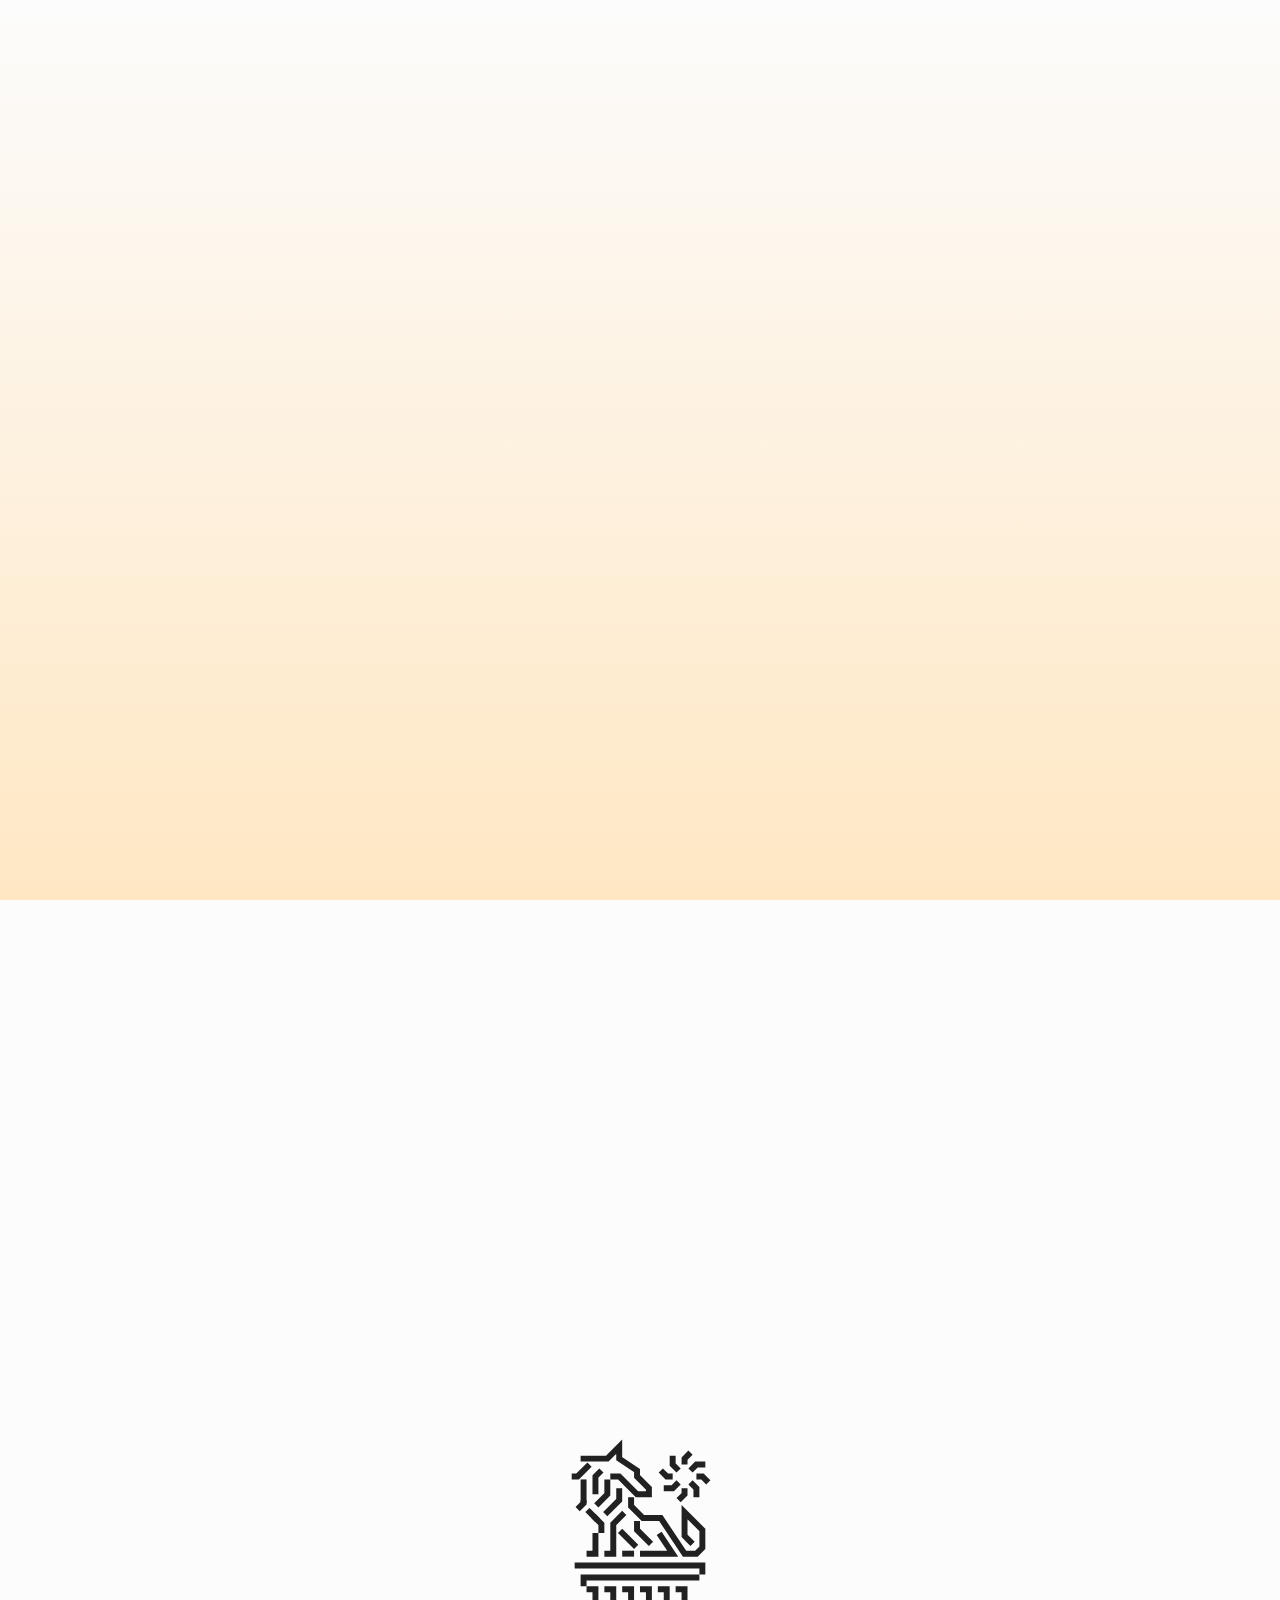
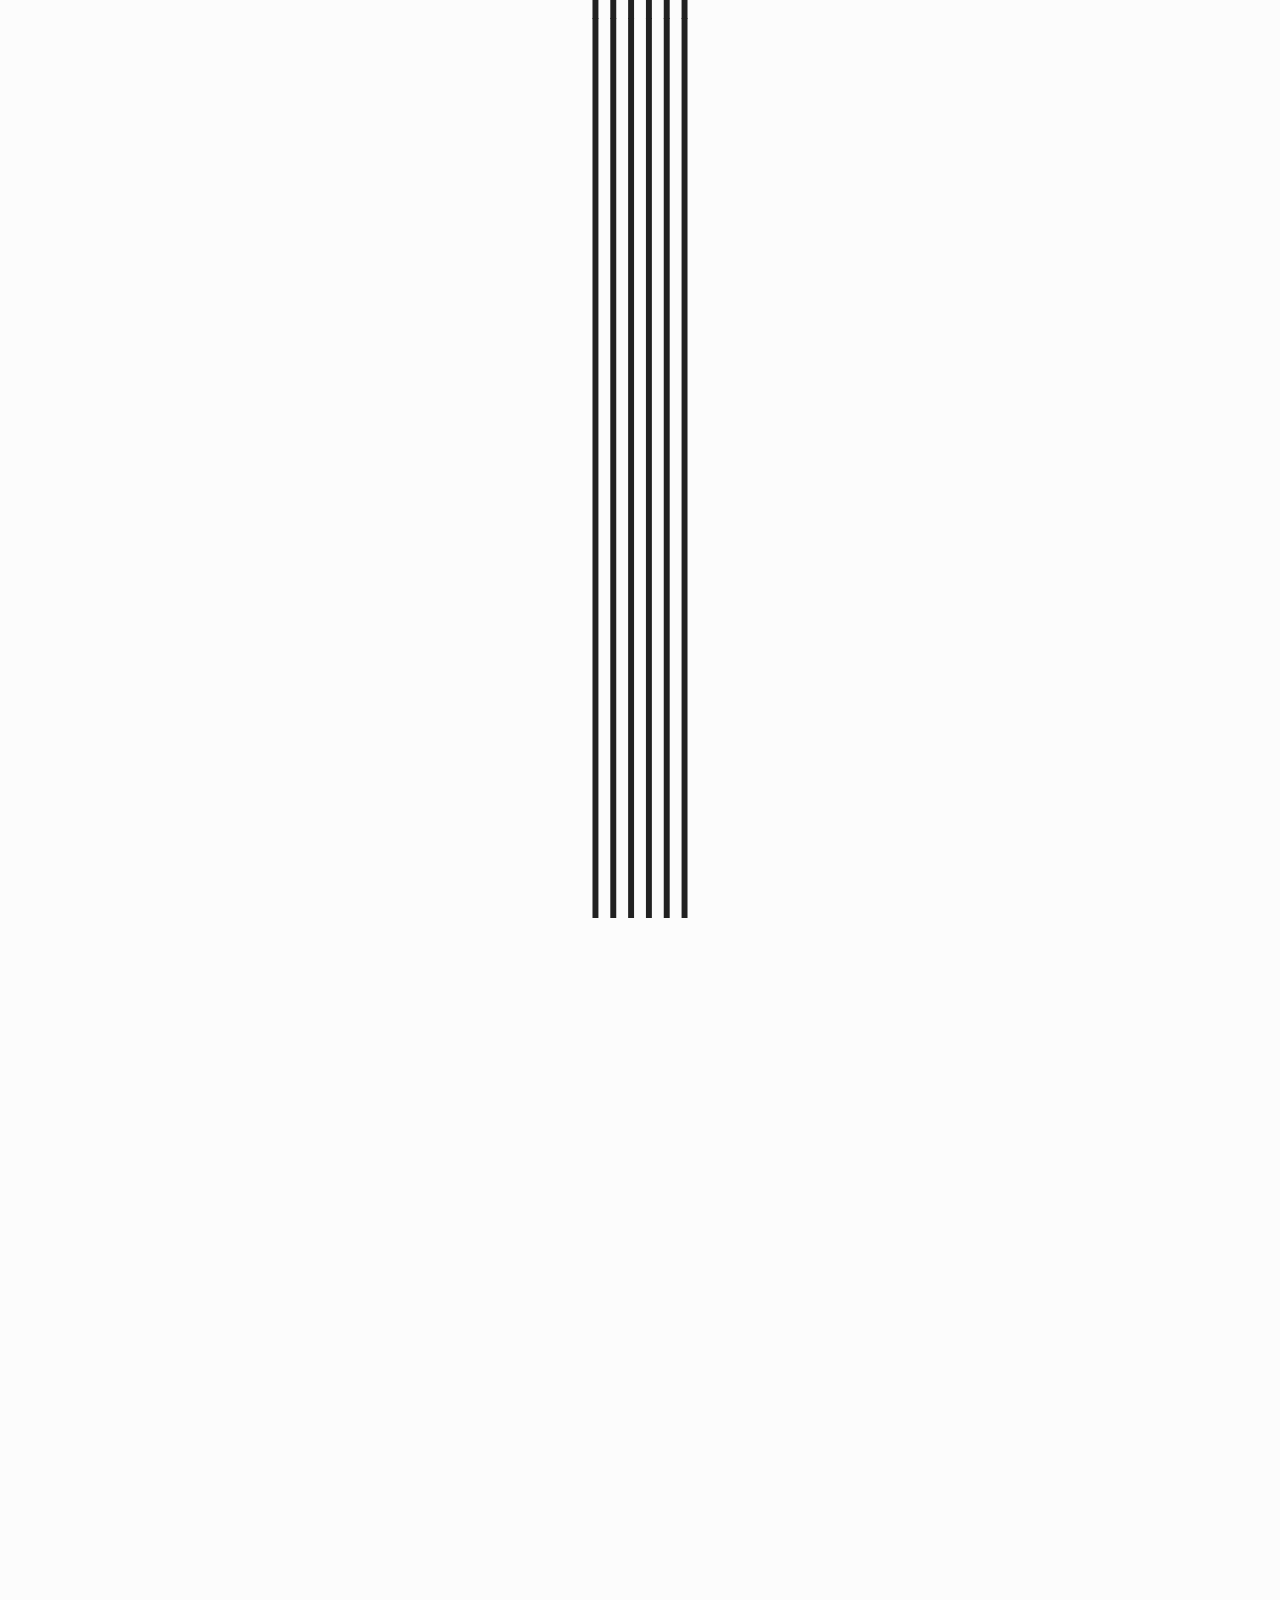
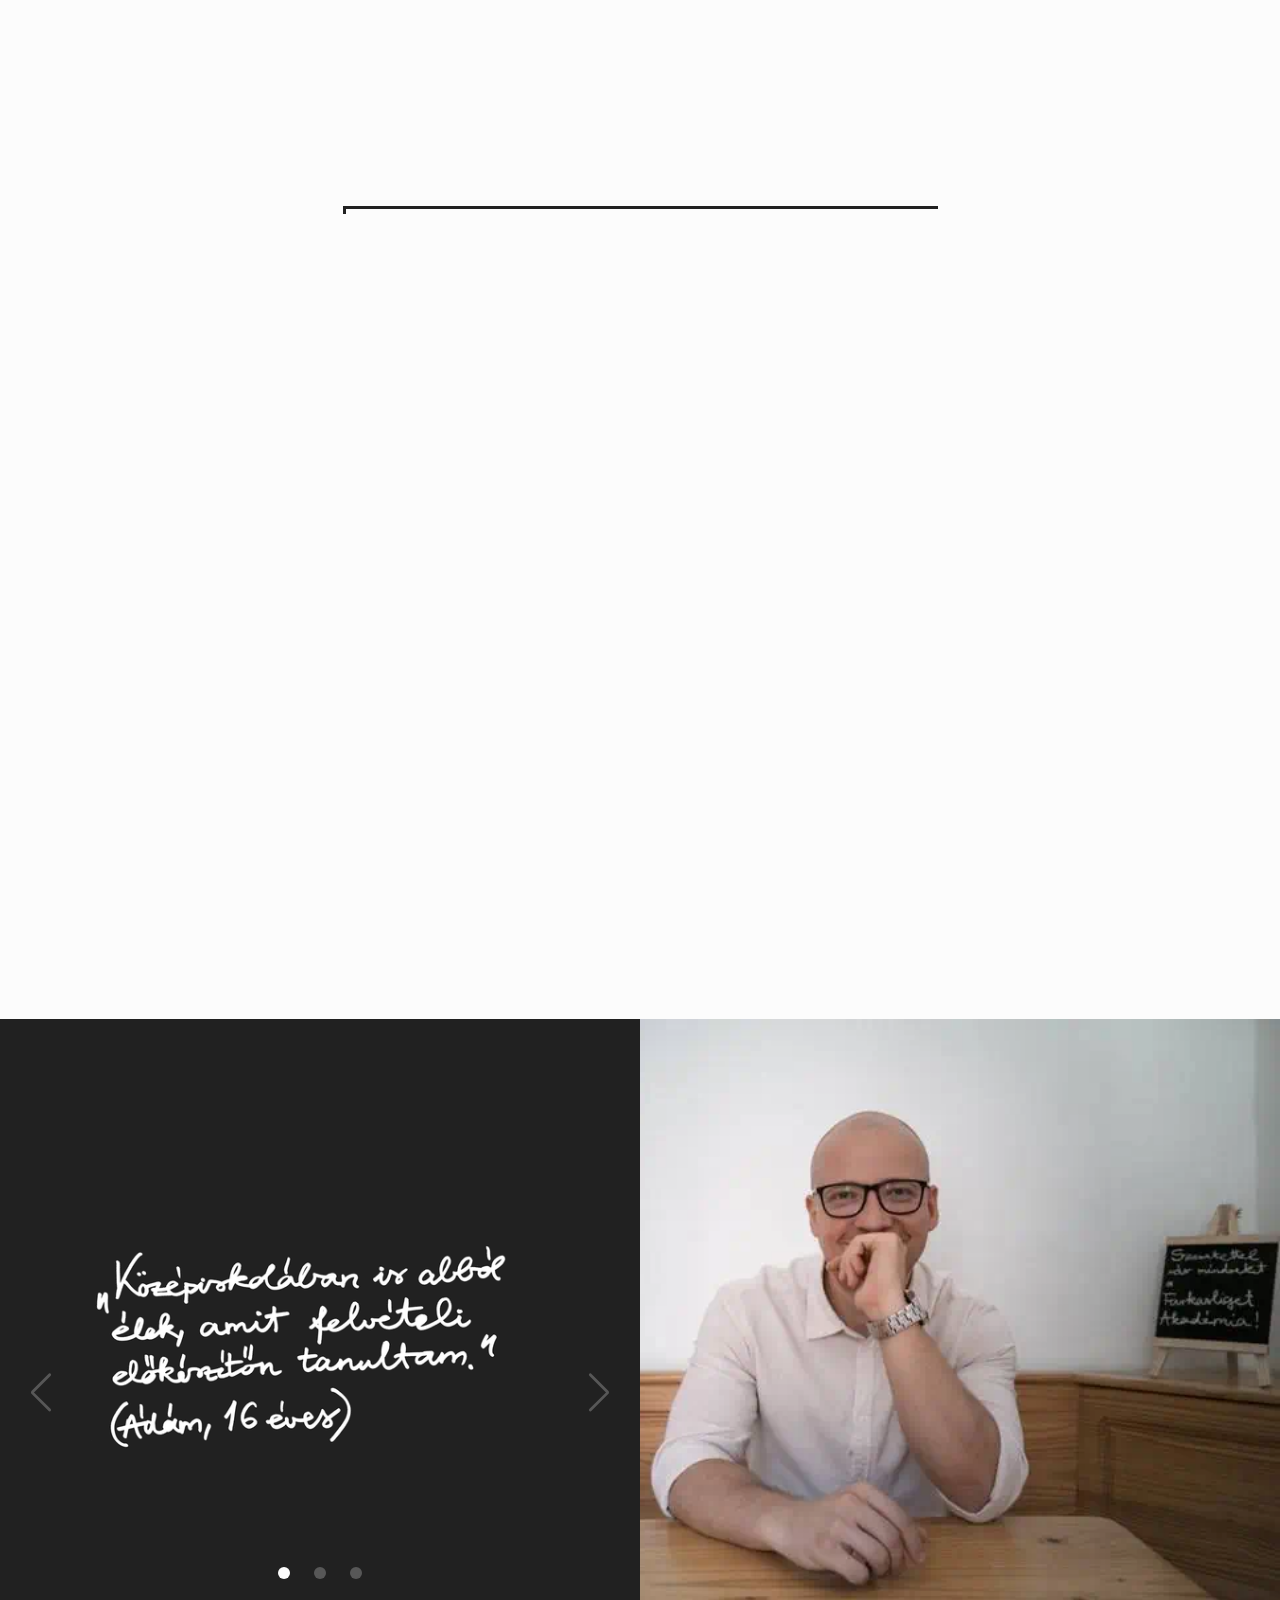
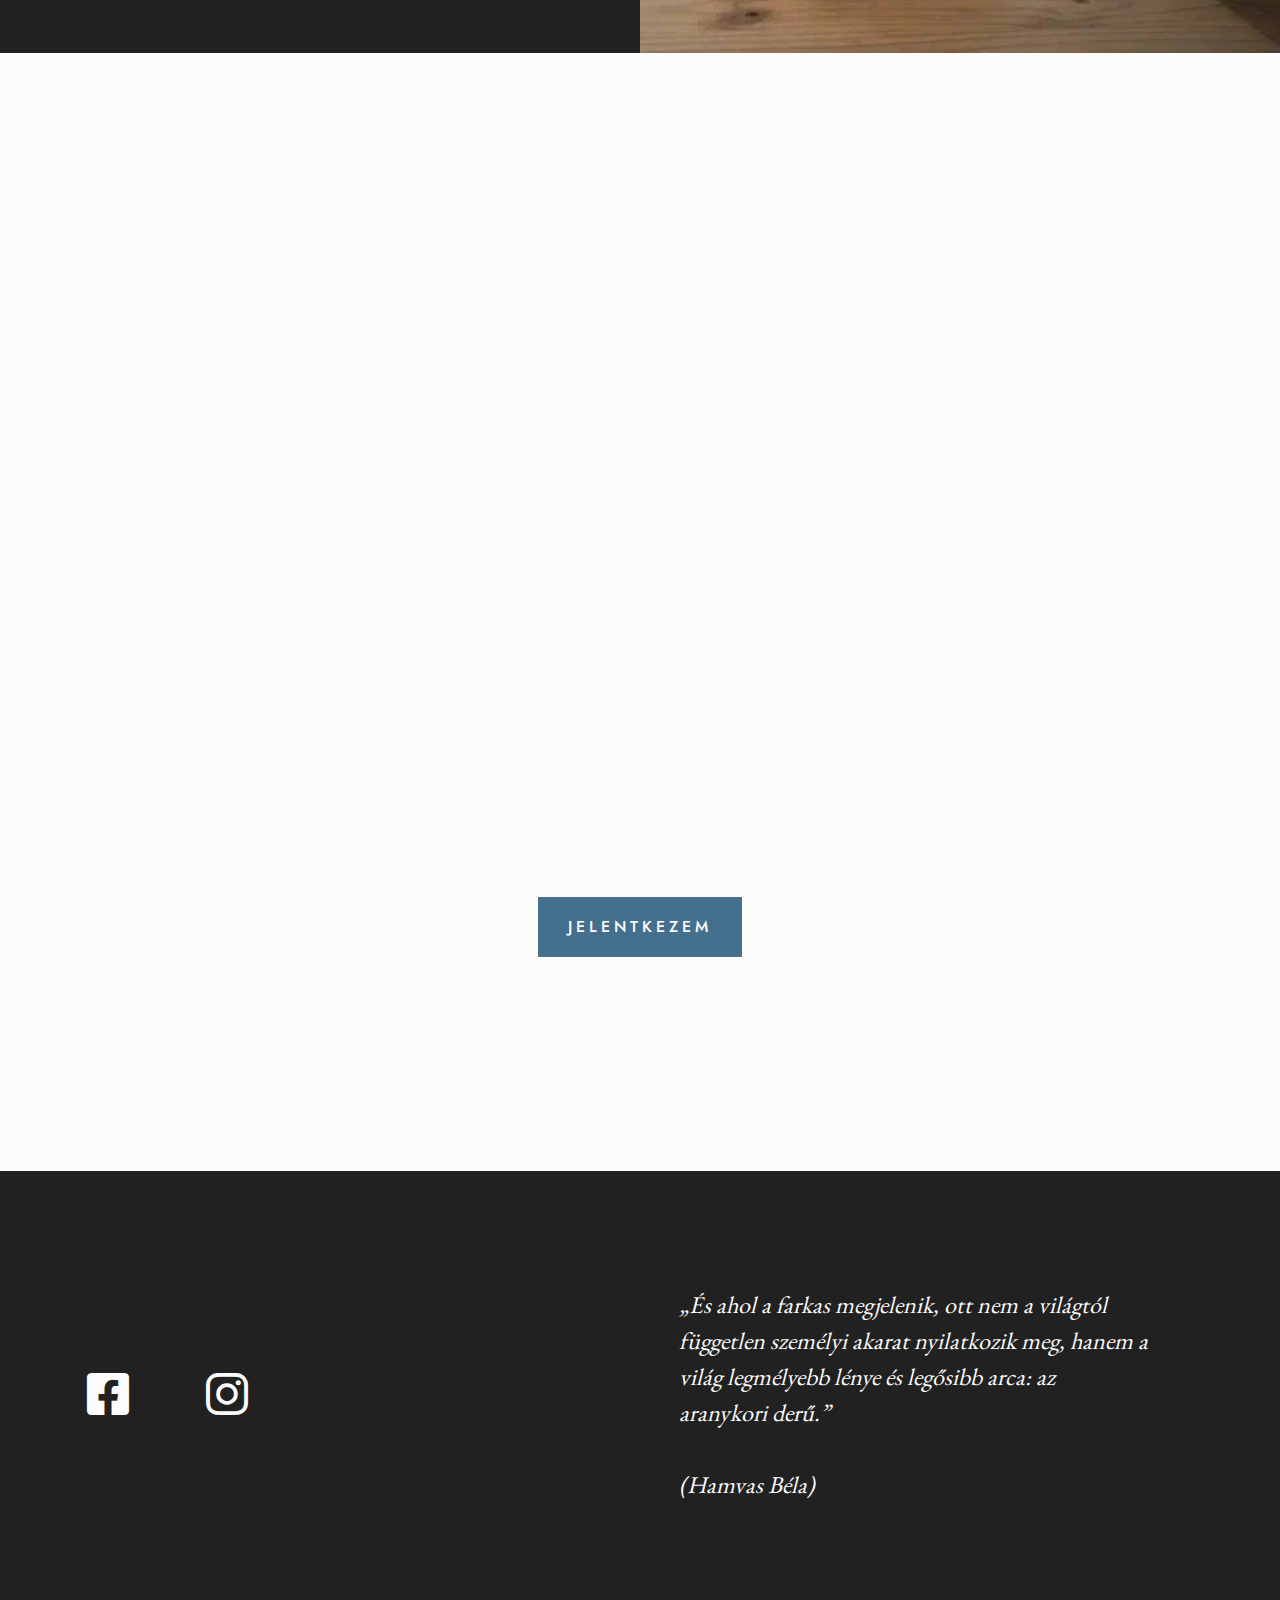
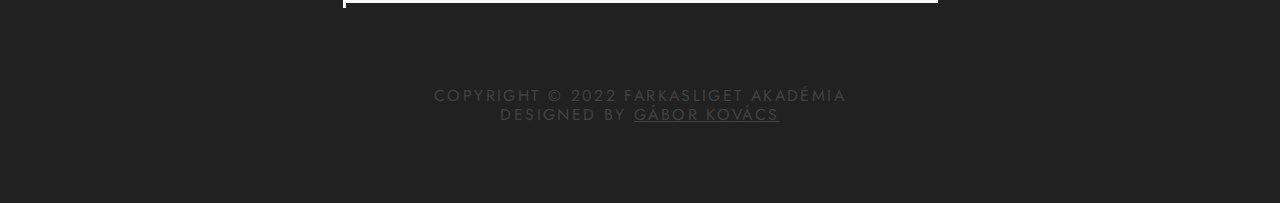
<file: index.html>
<!DOCTYPE html>
<html lang="hu">
<head>
<title>Farkasliget Akadémia | Ha megbízható magántanárt keresel</title>

<meta name="description" content="Találj megbízható magántanárt, aki segít szerethetővé tenni a történelmet, a nyelvtant, az irodalmat, és akár a mindennapi érvényesülésben is támogat.">

<meta charset="UTF-8">
<meta name="viewport" content="width=device-width, initial-scale=1">

<!-- Swiper CSS -->
<link rel="stylesheet" href="css/swiper-bundle.min.css"/>

<!-- Farkasliget Akadémia CSS -->
<link rel="stylesheet" href="css/fla.css"/>

<!-- Font Awesome -->
<link rel="stylesheet" href="fontawesome/css/fontawesome.min.css">
<link href="fontawesome/css/brands.min.css" rel="stylesheet">

<!--<script type="text/javascript">
  function load() {
      history.pushState();
      history.pushState();
  }
</script>-->

<link href="favicons/fla_favicon_16_black.png" rel="icon" type="image/png" media="(prefers-color-scheme: light)"/>
<link href="favicons/fla_favicon_32_black.png" rel="icon" type="image/png" media="(prefers-color-scheme: light)"/>
<link href="favicons/fla_favicon_64_black.png" rel="icon" type="image/png" media="(prefers-color-scheme: light)"/>
<link href="favicons/fla_favicon_128_black.png" rel="icon" type="image/png" media="(prefers-color-scheme: light)"/>
<link href="favicons/fla_favicon_192_black.png" rel="icon" type="image/png" media="(prefers-color-scheme: light)"/>
<link href="favicons/fla_favicon_256_black.png" rel="icon" type="image/png" media="(prefers-color-scheme: light)"/>

<link href="favicons/fla_favicon_16_white.png" rel="icon" type="image/png" media="(prefers-color-scheme: dark)"/>
<link href="favicons/fla_favicon_32_white.png" rel="icon" type="image/png" media="(prefers-color-scheme: dark)"/>
<link href="favicons/fla_favicon_64_white.png" rel="icon" type="image/png" media="(prefers-color-scheme: dark)"/>
<link href="favicons/fla_favicon_128_white.png" rel="icon" type="image/png" media="(prefers-color-scheme: dark)"/>
<link href="favicons/fla_favicon_192_white.png" rel="icon" type="image/png" media="(prefers-color-scheme: dark)"/>
<link href="favicons/fla_favicon_256_white.png" rel="icon" type="image/png" media="(prefers-color-scheme: dark)"/>

<!-- AOS -->
<link href="css/aos.css" rel="stylesheet">
<script src="js/aos.js"></script>

<!-- LAX -->
<script src="js/lax.js" ></script>

</head>
<body onload="load">
  <!-- Header & Nav -->
  <nav id="fla-header" class="my-fill-gap-element" data-scroll-lock-fill-gap>
    <button onclick="backHome();" type="button" name="home">
    <div id="lockup">
      <svg xmlns="http://www.w3.org/2000/svg" viewBox="0 0 272 272">
        <defs>
          <style>
            .a, .b {
              fill: none;
              stroke: #212121;
              stroke-miterlimit: 10;
              stroke-width: 8px;
            }

            .a {
              stroke-linecap: square;
            }
          </style>
        </defs>
        <title>⁯fla_logo</title>
        <g>
          <polyline class="a" points="76 252 76 228 68 228"/>
          <polyline class="a" points="196 252 196 228 188 228"/>
          <polyline class="a" points="172 260 172 228 164 228"/>
          <polyline class="a" points="148 264 148 228 140 228"/>
          <polyline class="a" points="124 264 124 228 116 228"/>
          <polyline class="a" points="100 260 100 228 92 228"/>
          <polyline class="a" points="52 196 220 196 220 204"/>
          <polyline class="a" points="60 220 60 212 212 212"/>
          <polyline class="a" points="204 164 196 156 196 124 220 148 220 172 212 180 196 180 164 132 140 132 124 116 124 108"/>
          <polyline class="b" points="68 60 52 76 44 76"/>
          <polyline class="b" points="60 108 60 112 52 120"/>
          <line class="a" x1="60" y1="108" x2="60" y2="84"/>
          <polyline class="a" points="76 132 84 140 84 148"/>
          <line class="a" x1="68" y1="124" x2="76" y2="132"/>
          <polyline class="a" points="68 180 76 180 76 156"/>
          <polyline class="a" points="92 180 100 180 100 140 112 128"/>
          <polyline class="a" points="164 156 180 180 140 180"/>
          <polyline class="a" points="132 140 132 148 148 164"/>
          <polyline class="a" points="60 52 92 52 108 36 108 52 132 68 132 76 148 92 148 100 132 100 108 76 100 76"/>
          <line class="a" x1="116" y1="180" x2="124" y2="180"/>
          <line class="a" x1="112" y1="152" x2="128" y2="168"/>
          <circle class="a" cx="136" cy="136" r="132"/>
          <circle class="a" cx="136" cy="136" r="132"/>
          <polyline class="b" points="76 100 76 76 84 68"/>
          <polyline class="a" points="92 124 108 108 108 96"/>
          <polyline class="a" points="92 84 92 100 80 112"/>
          <polyline class="b" points="180 76 172 76 164 68"/>
          <polyline class="b" points="212 76 220 76 228 84"/>
          <polyline class="b" points="196 60 196 52 204 44"/>
          <polyline class="b" points="196 92 196 100 188 108"/>
          <polyline class="b" points="204 68 212 60 224 60"/>
          <polyline class="b" points="188 84 180 92 168 92"/>
          <polyline class="b" points="204 84 212 92 212 104"/>
          <polyline class="b" points="188 68 180 60 180 48"/>
        </g>
      </svg>
      <div id="lockup-text">
        <h5>Farkasliget<br>Akadémia</h5>
        <div></div>
      </div>
    </div>
    </button>
    <svg onclick="toggleMenu()" xmlns="http://www.w3.org/2000/svg" viewBox="0 0 192 192" class="fla-hamburger-icon">
      <circle class="fla-round-button-bg" cx="96" cy="96" r="96"/>
      <path d="M64 72 128 72 128 72" class="fla-hamburger-icon-line-1"/>
      <path d="M128 96 64 96 64 96" class="fla-hamburger-icon-line-2"/>
      <path d="M64 120 128 120 128 120" class="fla-hamburger-icon-line-3"/>
    </svg>
    <div id="flaMenu" class="fla-menu-close">
      <div><button onclick="setTimeout(showMagyar, 0); hideTortenelem(); hideTrening(); hideForm(); setTimeout(toggleMenu, 0)" type="button" name="Magyar nyelv és irodalom" class="fla-menubutton">Magyar nyelv és irodalom</button></div>
      <div><button onclick="setTimeout(showTortenelem, 0); hideMagyar(); hideTrening(); hideForm(); setTimeout(toggleMenu, 0)" type="button" name="Történelem" class="fla-menubutton">Történelem</button></div>
      <div><button onclick="setTimeout(showTrening, 0); hideMagyar(); hideTortenelem(); hideForm(); setTimeout(toggleMenu, 0)" type="button" name="Tréning és tanácsadás" class="fla-menubutton">Tréning és tanácsadás</button></div>
      <div><button onclick="setTimeout(function(){location.href='#rolunk'}, 0); hideMagyar(); hideTortenelem(); hideTrening(); hideForm(); toggleMenu()" type="button" name="Rólunk mondták" class="fla-menubutton">Rólunk mondták</button></div>
      <div><button onclick="setTimeout(function(){location.href='#eredet'}, 0); hideMagyar(); hideTortenelem(); hideTrening(); hideForm(); toggleMenu()" type="button" name="Nevünk eredete" class="fla-menubutton">Nevünk eredete</button></div>
    </div>
  </nav>

  <!-- Content -->
  <main>

    <!-- Hero -->
    <div id="fla-hero-bg" class="fla-gradient"></div>
    <div id="hero" class="fla-reveal" class="my-fill-gap-element" data-scroll-lock-fill-gap>
      <article class="">
        <h1 id="segitunk">Segítünk</h1>
        <h1 id="magasabbra">magasabbra</h1>
        <h1 id="emelkedni">emelkedni.</h1>
        <button onclick="showForm();" type="button" name="jelentkezem" id="fla-hero-button" class="fla-hero-button">Jelentkezem</button>
      </article>
    </div>
    <section id="wolf">
      <article>
        <img src="content/svg/logo_hero_top.svg" alt="" loading="eager" decoding="sync">
        <img id="column" src="content/svg/logo_hero_bottom.svg" alt="" loading="eager" decoding="sync">
      </article>
    </section>

    <!-- Cards -->
    <section class="fla-flex-3 fla-divider fla-section-paddingtop">
      <article class="fla-benefits-card fla-left fla-list-decor-1" data-aos="fade-up" data-aos-duration="500">
          <h4>Biztos alapokra lenne szükség?</h4>
          <ul>
            <li>Gyakorlatközpontú oktatás</li>
            <li>Saját munkafüzetek</li>
            <li>Hatfős vagy egyéni csoportban</li>
          </ul>
      </article>
      <article class="fla-benefits-card fla-left fla-list-decor-2" data-aos="fade-up" data-aos-delay="50" data-aos-duration="500">
          <h4>Elég a fölösleges magolásból?</h4>
          <ul>
            <li>Digitális eszközök</li>
            <li>Fejlesztő játékok</li>
            <li>Tanulástechnikai tippek</li>
          </ul>
      </article>
      <article class="fla-benefits-card fla-left fla-list-decor-3" data-aos="fade-up" data-aos-delay="100" data-aos-duration="500">
          <h4>Csatlakozzatok a farkasfalkához!</h4>
          <ul>
            <li>Segítünk feloldani a lámpalázat</li>
            <li>Támogatunk az időmenedzsmentben</li>
            <li>És még a szabadban is tanítunk</li>
          </ul>
      </article>
    </section>

    <section class="fla-flex-3 fla-center fla-section-paddingbottom">
      <article class="fla-product-card" data-aos="fade-up" data-aos-duration="500">
          <img src="content/svg/⁯icon_irodalom.svg" alt="Könyv ikon">
          <h4>Magyar nyelv és irodalom</h4>
          <p>Hogyan válhat szerethetővé ez a nehezen megfogható tantárgy?</p>
          <button type="button" onclick="showMagyar()" name="irodalom" class="fla-button">Érdekel</button>
      </article>
      <article class="fla-product-card" data-aos="fade-up" data-aos-delay="50" data-aos-duration="500">
          <img src="content/svg/⁯icon_tortenelem.svg" alt="Oszlopfő ikon">
          <h4>Történelem</h4>
          <p>Hogyan tehetünk rendet az események sokaságában?</p>
          <button type="button" onclick="showTortenelem()" name="tortenelem" class="fla-button">Érdekel</button>
      </article>
      <article class="fla-product-card" data-aos="fade-up" data-aos-delay="100" data-aos-duration="500">
          <img src="content/svg/⁯icon_trening.svg" alt="Arc ikon">
          <h4>Tréning és tanácsadás</h4>
          <p>Hogyan lehettek sikeresebbek az iskolapadon kívül?</p>
          <button type="button" onclick="showTrening()" name="trening" class="fla-button">Érdekel</button>
      </article>
    </section>

    <div id="magyar" class="fla-fullscreen-modal fla-productpage">
      <section class="fla-flex-2">
        <h2>Magyar nyelv és irodalom</h2>
        <article>
          <h3>Magyar középiskolai felvételi előkészítő</h3>
          <p>Egy nehéz és zsúfolt negyvenöt perces feladatlap, amin annyi minden múlhat. Ismerős? <span id="aggodalom"> Nem kell aggódni miatta,</span> segítünk: <span class="fla-highlight">hatfős csoportban vagy egyéni foglalkozásokon</span> pótoljuk az olyan témákat, mint a nyelvtan, a szövegértés, a verstan vagy a fogalmazás. Megértünk, tanulunk és gyakorlunk egészen addig, amíg magabiztosan nem megy, közben jókat nevetünk a csodálatos magyar nyelv humorán. Aztán ha az írásbeli felvételinek vége, a szóbelire is szánunk néhány alkalmat: megtanulunk úgy bemutatkozni, hogy a lehető legjobb benyomást tehessük.</p>
        </article>
        <article>
          <h3>Érettségi felkészítés magyarból</h3>
          <p>Kicsit homályos követelmények egy nehezen megfogható tantárgyból, pontszámolgatás, idegeskedés – nem lesz gond, fogunk tudni segíteni, hatfős csoportban és egyénileg is. Végigvesszük a szövegértést, az érvelő fogalmazást, a műértelmezést és a szóbeli tételeket is. Ezalatt egyrészt fejlődik írásbeli és szóbeli megnyilvánulási készségünk, másrészt a versek és egyéb művek által <span class="fla-highlight">jobban megismerhetjük önmagunkat.</span></p>
        </article>
        <figure >
          <img
            srcset="content/img/kezirat_1.gif 512w,
                    content/img/kezirat_125.gif 640w,
                    content/img/kezirat_25.gif 1280w,
                    content/img/kezirat_5.gif 2560w"
            sizes="65vw"
            src="content/img/kezirat_25.gif"
            alt="József Attila kézirata"
            loading="eager"/>
          <figcaption>József Attila kézirata<br><i>(Forrás: Wikimedia Commons)</i></figcaption>
        </figure>
        <div class="fla-buttons-container">
          <div>
            <button onclick="closeMagyar();" class="fla-button fla-back-button" type="button" name="vissza">Vissza</button>
          </div>
          <div>
            <button onclick="showForm();" class="fla-cta-button" type="button" name="jelentkezem">Jelentkezem</button>
          </div>
        </div>
      </section>
    </div>

    <div id="tortenelem" class="fla-fullscreen-modal fla-productpage">
      <section class="fla-flex-2">
        <h2>Történelem</h2>
        <article>
          <h3>Érettségi felkészítés történelemből</h3>
          <p>Évszámok, nevek és fogalmak. Eszmék, folyamatok és összefüggések. Mindez ravaszul kikérdezve írásbeli feladatsor, esszé és szóbeli tételek formájában. Valóban nagy megmérettetés, de <span class="fla-highlight">aki vállalja, az nagy lépést tesz</span> a valódi érettség felé. Ebben segítünk hatfős csoportos, vagy akár egyéni felkészítésen. Átismételjük a történelmet, gyakorlófeladatokat nézünk, és megpróbáljuk gondolatainkat a megfelelő formába önteni.</p>
        </article>
        <article>
          <h3>Kihelyezett történelemórák Budapest-szerte</h3>
          <p>Akinek kedve van, azzal a <span class="fla-highlight">nyakunkba vesszük a várost,</span> hogy minél többet lássunk belőle a saját szemünkkel. <span id="setalunk">Sétálunk és Budapest történelméről beszélgetünk</span>, tehát kényelmes cipő és időjárásnak megfelelő öltözet ajánlott. A látottak és hallottak alapján önellenőrző feladatlapot is ki lehet tölteni, ha valaki szeretne.</p>
        </article>
        <figure>
          <picture>
            <source type="image/webp"
            srcset="content/img/blaha_1.webp 512w,
                    content/img/blaha_125.webp 640w,
                    content/img/blaha_25.webp 1280w,
                    content/img/blaha_5.webp 2560w"/>
            <img
              srcset="content/img/blaha_1.jpg 512w,
                      content/img/blaha_125.jpg 640w,
                      content/img/blaha_25.jpg 1280w,
                      content/img/blaha_5.jpg 2560w"
              src="content/img/blaha_25.jpg"
              alt="Tanóráink helyszínétől nem messze, a mai Blaha Lujza téren, 1900-ban."
              loading="eager"/>
          </picture>
          <figcaption>Tanóráink helyszínétől nem messze, a mai Blaha Lujza téren, 1900-ban.<br><i>(Forrás: Fortepan / Budapest Főváros Levéltára / Klösz György fényképei; Színezés és rekonstrukció: DeOldify és Real-ESRGAN AI)</i></figcaption>
        </figure>
        <div class="fla-buttons-container">
          <div>
            <button onclick="closeTortenelem();" class="fla-button fla-back-button" type="button" name="vissza">Vissza</button>
          </div>
          <div>
            <button onclick="showForm();" class="fla-cta-button" type="button" name="jelentkezem">Jelentkezem</button>
          </div>
        </div>
      </section>
    </div>

    <div id="trening" class="fla-fullscreen-modal fla-productpage">
      <section class="fla-flex-2">
        <h2>Tréning és tanácsadás</h2>
        <article>
          <h3>Nyilvános megszólalás tréning</h3>
          <p>Játékokkal, helyzetgyakorlatokkal és önbizalmat erősítő feladatokkal segítünk feloldani a lámpalázat. Emellett közösen tudatosítjuk a nyilvános megszólalás (public speaking) legfontosabb elemeit.</p>
        </article>
        <article>
          <h3>Tanácsadás tanároknak</h3>
          <p>Vége az egyetemi éveknek, és ott állunk a tanteremben egy osztály előtt azt érezve, hogy mostantól már mindig nekünk kell felelnünk az összes témából – és nem hibázhatunk. Sok pályakezdő kolléga él át hasonlót, de ennek nem muszáj így lennie, tudunk tanácsot és segítséget adni. Fő témáink az óratervezés, időmenedzsment és hasonlók, <span class="fla-highlight">elsősorban pályakezdő magyar- és történelemtanárokat várunk,</span> de talán már egy ideje a pályán lévő és egyéb szakos kollégák számára is vannak használható ötleteink, sőt osztályfőnökökkel is sok közös témánk lenne.</p>
        </article>
        <article>
          <h3>Tanácsadás szülőknek</h3>
          <p>Tanári gyakorlatunk során nagyon sokféle családi élethelyzettel találkozunk. Természetes, hogy a mai, gyorsan változó világban sokan küzdenek nehézségekkel. Ebben tudunk segítséget nyújtani, ha valaki kéri, néhány praktikus ötlettel és javaslattal, szem előtt tartva a családok boldogulását. <span class="fla-highlight">Egy teázással egybekötött beszélgetés</span> és együtt gondolkodás mindig jót tesz. Közös célunk, hogy a család több legyen, mint pusztán a tagjainak összessége, egy önmagán túlmutató, szeretetteli, igazi közösség.</p>
        </article>
        <article>
          <h3>Egyéb lehetőségek</h3>
          <ul>
            <li>Rendhagyó dramatikus irodalomórák középiskolásoknak</li>
            <li>Egyéni emelt szintű magyarérettségi felkészítés</li>
            <li>Javítóvizsga-felkészítés</li>
            <li>Magyar-töri záró workshop frissen érettségizetteknek</li>
            <li>Segítség motivációs levél és szakmai önéletrajz írásában</li>
            <li>Alapszintű férfi stílustanácsadás</li>
          </ul>
        </article>
        <figure>
          <picture>
            <source type="image/webp"
              srcset="content/img/divat_1.webp 512w,
                      content/img/divat_125.webp 640w,
                      content/img/divat_25.webp 1280w,
                      content/img/divat_5.webp 2560w,
                      content/img/divat_10.webp 5120w"/>
            <img
              srcset="content/img/divat_1.jpg 512w,
                      content/img/divat_125.jpg 640w,
                      content/img/divat_25.jpg 1280w,
                      content/img/divat_5.jpg 2560w,
                      content/img/divat_10.jpg 5120w"
              src="content/img/divat_25.jpg"
              alt="Tanárunk, Kovács Ákos (Fotó: Bartis Milán)"
              loading="eager"/>
          </picture>
          <figcaption>Tanárunk, Kovács Ákos.<br><i>(Fotó: Bartis Milán)</i></figcaption>
        </figure>
        <div class="fla-buttons-container">
          <div>
            <button onclick="closeTrening();" class="fla-button fla-back-button" type="button" name="vissza">Vissza</button>
          </div>
          <div>
            <button onclick="showForm();" class="fla-cta-button" type="button" name="jelentkezem">Jelentkezem</button>
          </div>
        </div>
      </section>
    </div>

    <!-- Testimonials -->
    <section id="rolunk" class="fla-testimonials">
      <article>
        <h3 class="fla-center" data-aos="fade-right" data-aos-duration="500">Rólunk mondták</h3>
        <!-- Slider main container -->
        <div class="swiper">
          <!-- Additional required wrapper -->
          <div class="swiper-wrapper">
            <!-- Slides -->
            <div class="swiper-slide">
              <!--<p><i>„Középiskolában is abból élek, amit felvételi előkészítőn tanultam.”</i> – Ádám, 16 éves</p>-->
              <div class="">
                <img
                  srcset="content/img/t_adam_1.gif 512w,
                          content/img/t_adam_125.gif 640w,
                          content/img/t_adam_25.gif 1280w,
                          content/img/t_adam_5.gif 2560w"
                  sizes="(min-width: 1280px) 40vw,
                         (min-width: 640px) 85vw,
                         85vw"
                  src="content/img/t_adam_25.gif"
                  alt="„Középiskolában is abból élek, amit felvételi előkészítőn tanultam.” (Ádám, 16 éves)"/>
              </div>
            </div>
            <div class="swiper-slide">
              <!--<p><i>„Az órákon barátságos és eleven a légkör. Van lehetőségünk elmondani az észrevételeinket, és kérdezni bármilyen mennyiségben.”</i> – Botond, 23 éves</p>-->
              <div class="">
                <img
                  srcset="content/img/t_botond_1.gif 512w,
                          content/img/t_botond_125.gif 640w,
                          content/img/t_botond_25.gif 1280w,
                          content/img/t_botond_5.gif 2560w"
                  sizes="(min-width: 1280px) 40vw,
                         (min-width: 640px) 85vw,
                         85vw"
                  src="content/img/t_botond_25.gif"
                  alt="„Az órákon barátságos és eleven a légkör. Van lehetőségünk elmondani az észrevételeinket, és kérdezni bármilyen mennyiségben.” (Botond, 23 éves)"
                  loading="lazy"/>
              </div>
            </div>
            <div class="swiper-slide">
              <!--<p><i>„Egyetemen sem volt gond az esszéírással, az érettségi felkészítésnek köszönhetően.”</i> – Emese, 24 éves</p>-->
              <div class="">
                <img
                  srcset="content/img/t_emese_1.gif 512w,
                          content/img/t_emese_125.gif 640w,
                          content/img/t_emese_25.gif 1280w,
                          content/img/t_emese_5.gif 2560w"
                  sizes="(min-width: 1280px) 40vw,
                         (min-width: 640px) 85vw,
                         85vw"
                  src="content/img/t_emese_25.gif"
                  alt="„Egyetemen sem volt gond az esszéírással, az érettségi felkészítésnek köszönhetően.” (Emese, 24 éves)"
                  loading="lazy"/>
              </div>
            </div>
          </div>
          <!-- If we need pagination -->
          <div class="swiper-pagination"></div>

          <!-- If we need navigation buttons -->
          <div class="swiper-button-prev"></div>
          <div class="swiper-button-next"></div>
        </div>
      </article>
      <article class="fla-heroimg">
        <picture>
          <source type="image/webp"
            srcset="content/img/feheringes_1.webp 512w,
                    content/img/feheringes_125.webp 640w,
                    content/img/feheringes_25.webp 1280w,
                    content/img/feheringes_5.webp 2560w,
                    content/img/feheringes_10.webp 5120w"
            sizes="(min-width: 1280px) 50vw,
                   (min-width: 640px) 100vw,
                   100vw"/>
          <img
            srcset="content/img/feheringes_1.jpg 512w,
                    content/img/feheringes_125.jpg 640w,
                    content/img/feheringes_25.jpg 1280w,
                    content/img/feheringes_5.jpg 2560w,
                    content/img/feheringes_10.jpg 5120w"
            sizes="(min-width: 1280px) 50vw,
                   (min-width: 640px) 100vw,
                   100vw"
            src="content/img/feheringes_25.jpg"
            alt="Tanárunk, Kovács Ákos (Fotó: Bartis Milán)"/>
        </picture>
      </article>
    </section>


    <!-- Nevünk eredete -->
    <section id="eredet" class="fla-section-paddingtop fla-section-paddingbottom">
      <article>
        <div>
          <h3 data-aos="fade-right" data-aos-duration="500">Nevünk eredete</h3>
          <p data-aos="fade-up" data-aos-duration="750">A névválasztással a két legnagyobb ókori gondolkodó, Platón és Arisztotelész előtt tisztelgünk. Mindkettőjüknek saját magániskolája volt: <span class="fla-highlight" id="filozofusok">a Farkasligetben Arisztotelész, Akadémosz ligetében pedig Platón fogadta a tanulni vágyókat.</span> Ők ketten alapozták meg a görög filozófiát, és az emberek figyelmét örök értékek felé fordították, egy emelkedett látásmód lehetőségét adva nekik. Bár nem mérhetjük magunkat őhozzájuk, mégis hiszünk abban, hogy tanár és tanítványai találkozása a huszonegyedik században is létrejöhet, így az elméleti és gyakorlati tudás fölfedezésén túl az örök értékeket <span class="nowrap">is szóba hozhatjuk.</span></p>
        </div>
        <picture data-aos="fade-in" data-aos-duration="750">
          <source media="(max-width: 900px)" srcset="content/svg/falka_3.svg" />
          <source media="(min-width: 901px)" srcset="content/svg/falka_5.svg" />
          <img src="content/svg/⁯falka_5.svg" alt="A farkasfalka">
        </picture>
      </article>
      <div class="fla-buttons-container">
        <button onclick="showForm();" type="button" name="jelentkezem" class="fla-cta-button">Jelentkezem</button>
      </div>
    </section>

    <!-- Footer -->
    <section id="footer" class="fla-flex-2 fla-divider-white">
      <article>
        <a href="https://www.facebook.com/profile.php?id=100088835924728" title="Facebook"><i class="fa-brands fa-facebook-square"></i></a>
        <a href="https://www.instagram.com/farkasliget.akademia/" title="Instagram"><i class="fa-brands fa-instagram"></i></a>
      </article>
      <article>
        <p><i>„És ahol a farkas megjelenik, ott nem a világtól független személyi akarat nyilatkozik meg, hanem a világ legmélyebb lénye és legősibb arca: az <span class="nowrap"> aranykori derű.”</span><br><br>(Hamvas Béla)</i></p>
      </article>
    </section>

    <div class="fla-copyright">
      <p>Copyright © 2022 Farkasliget Akadémia<br>Designed by <a href="https://www.behance.net/gabor_kovacs">Gábor Kovács</a></p>
    </div>
  </main>

  <!-- Form -->
  <form id="apply" class="fla-fullscreen-modal fla-productpage" accept-charset='UTF-8' action='https://app.formester.com/forms/0d8a5dbf-bb4b-4215-9078-88dc24c95b7e/submissions' method='POST'>
    <section class="fla-form">
      <h2>Hogyan segíthetünk?</h2>
      <article>
        <label class="fla-label">Magyar nyelv és irodalom</label>
        <div class="">
          <input type="hidden" name="_forma" alt="Ezt kérlek semmiképp ne töltsd ki!"/>
          <input name="magyar-felveteli" id="magyar-felveteli" type="checkbox" class="fla-check-box">
          <label for="magyar-felveteli" class="fla-check-label">Magyar középiskolai felvételi előkészítő</label>
        </div>
        <div class="">
          <input name="magyar-erettsegi" id="magyar-erettsegi" type="checkbox" class="fla-check-box">
          <label for="magyar-erettsegi" class="fla-check-label">Érettségi felkészítés magyarból</label>
        </div>
      </article>
      <article>
        <label class="fla-label">Történelem</label>
        <div class="">
          <input name="tori-erettsegi" id="tori-erettsegi" type="checkbox" class="fla-check-box">
          <label for="tori-erettsegi" class="fla-check-label">Érettségi felkészítés történelemből</label>
        </div>
        <div class="">
          <input name="kihelyezett-tori" id="kihelyezett-tori" type="checkbox" class="fla-check-box">
          <label for="kihelyezett-tori" class="fla-check-label">Kihelyezett történelemórák</label>
        </div>
      </article>
      <article>
        <label class="fla-label">Tréning és tanácsadás</label>
        <div>
          <input name="retorika" id="retorika" type="checkbox" class="fla-check-box">
          <label for="retorika" class="fla-check-label">Nyilvános megszólalás tréning</label>
        </div>
        <div>
          <input name="tanari-tanacsadas" id="tanari-tanacsadas" type="checkbox" class="fla-check-box">
          <label for="tanari-tanacsadas" class="fla-check-label">Tanácsadás tanároknak</label>
        </div>
        <div>
          <input name="szuloi-tanacsadas" id="szuloi-tanacsadas" type="checkbox" class="fla-check-box">
          <label for="szuloi-tanacsadas" class="fla-check-label">Tanácsadás szülőknek</label>
        </div>
        <div>
          <input name="egyeb" id="egyeb" type="checkbox" class="fla-check-box">
          <label for="egyeb" class="fla-check-label">Egyéb lehetőségek</label>
        </div>
      </article>
    </section>
    <section class="fla-name-email">
      <div class="grid-span-1">
        <label class="fla-label fla-label-required fla-label-nocontainer">Név</label>
        <input name="nev" class="fla-input" type="text" placeholder="Érdeklődő Vagyok" required pattern=".*\S.*">
      </div>
      <div class="grid-span-1">
        <label class="fla-label fla-label-required fla-label-nocontainer grid-span-1">E-mail</label>
        <input name="email" class="fla-input" type="email" placeholder="erdeklodo.vagyok@email.hu" required="">
      </div>
    </section>
    <section class="fla-form fla-message">
      <label class="fla-label fla-label-nocontainer">Üzensz valamit?</label>
      <textarea name="megjegyzes" rows="8" class="fla-textbox" placeholder="Elmondanám néhány szóban, hogy..."></textarea>
      <div class="fla-privacy-container">
        <label for="adatkezeles" class="fla-label fla-label-required">Elfogadom az <a href="adatkezeles.html" target="_blank">Adatkezelési tájékoztatót.</a></label>
        <input name="adatkezeles" id="adatkezeles" type="checkbox" class="fla-check-box-data" required>
      </div>
      <div class="fla-buttons-container">
        <div>
          <button onclick="closeForm();" class="fla-button fla-back-button" type="button" name="vissza">Vissza</button>
        </div>
        <div>
          <button class="fla-cta-button" type="submit" name="küldés" [disabled]="!apply.valid">Küldés</button>
        </div>
      </div>
    </section>
  </form>

  <!-- Swiper -->
  <script src="js/swiper-bundle.min.js"></script>

  <!-- AOS -->
  <script type="application/javascript">
    AOS.init();
  </script>

  <!-- scroll-lock by FL3NKEY -->
  <script src="js/scroll-lock.min.js"></script>

  <!-- Farkasliget Akadémia JS -->
  <script src="js/fla.js"></script>

</body>
</html>
</file>
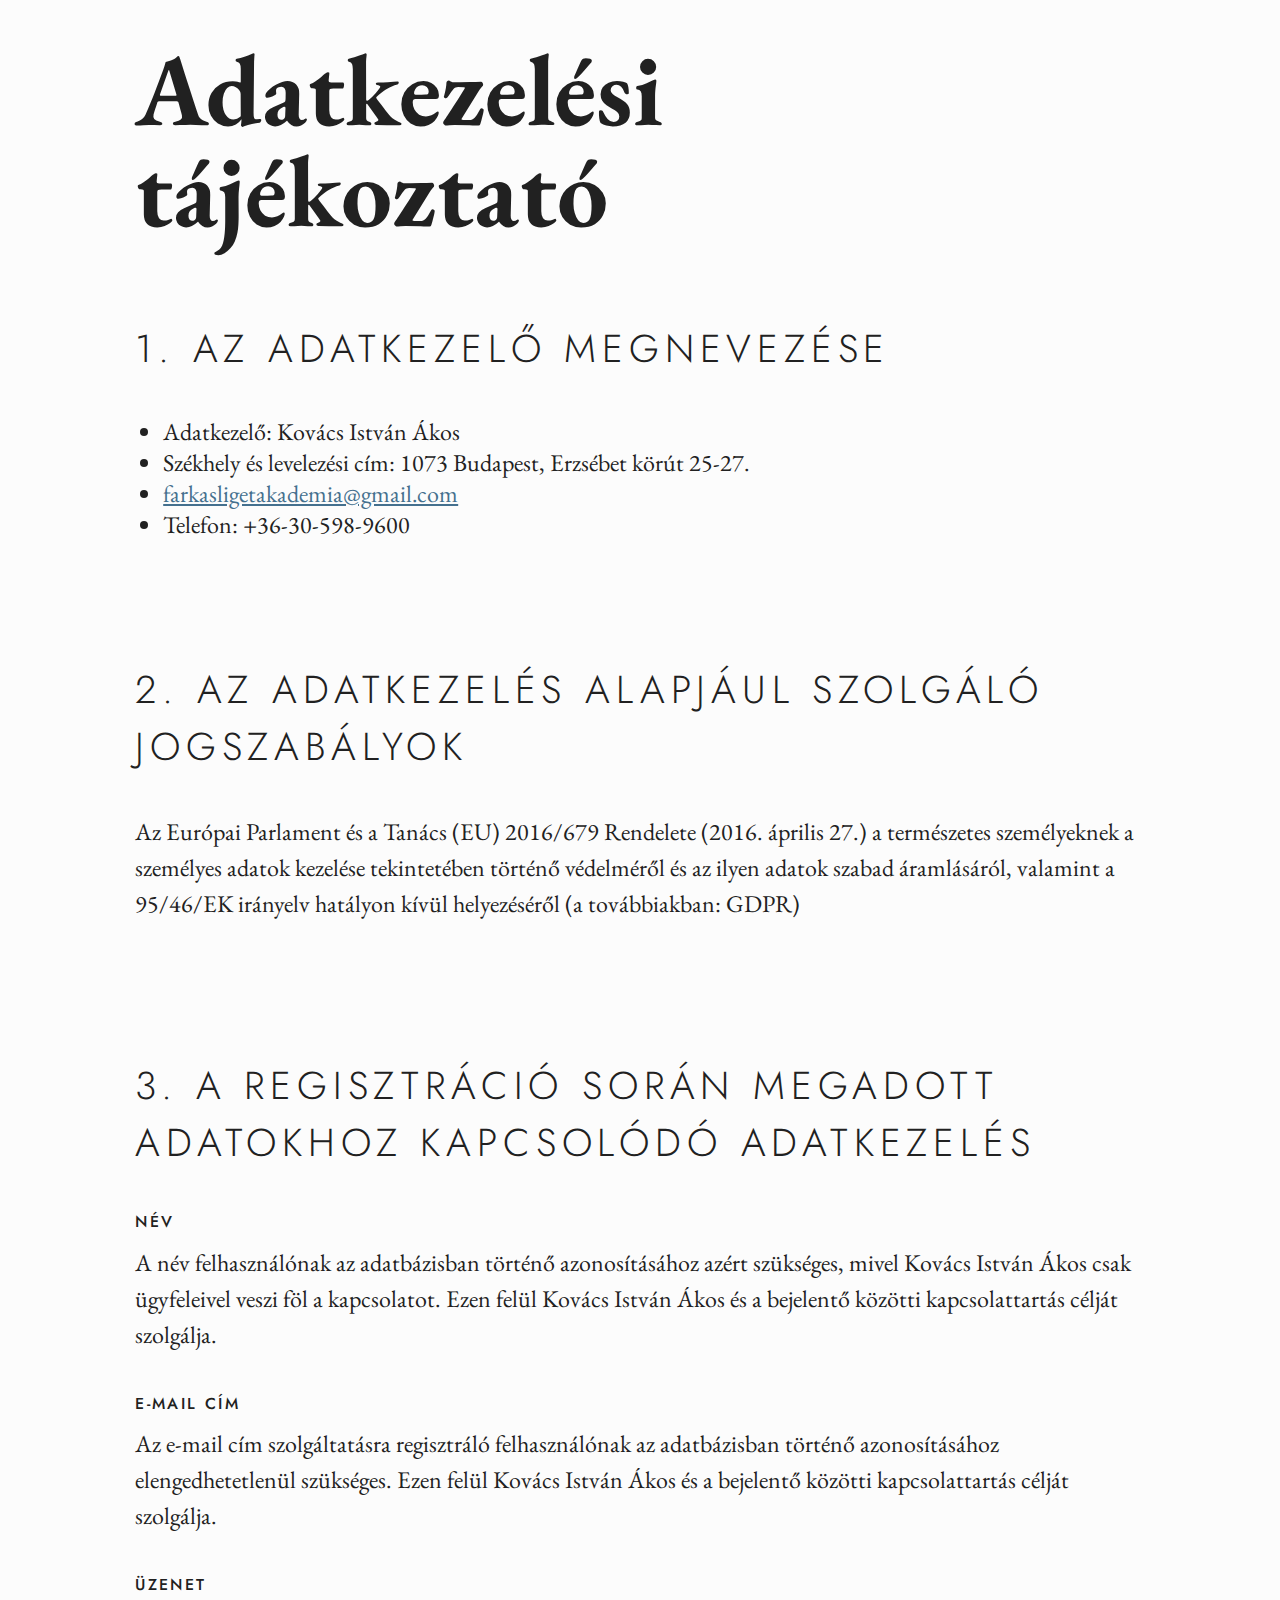
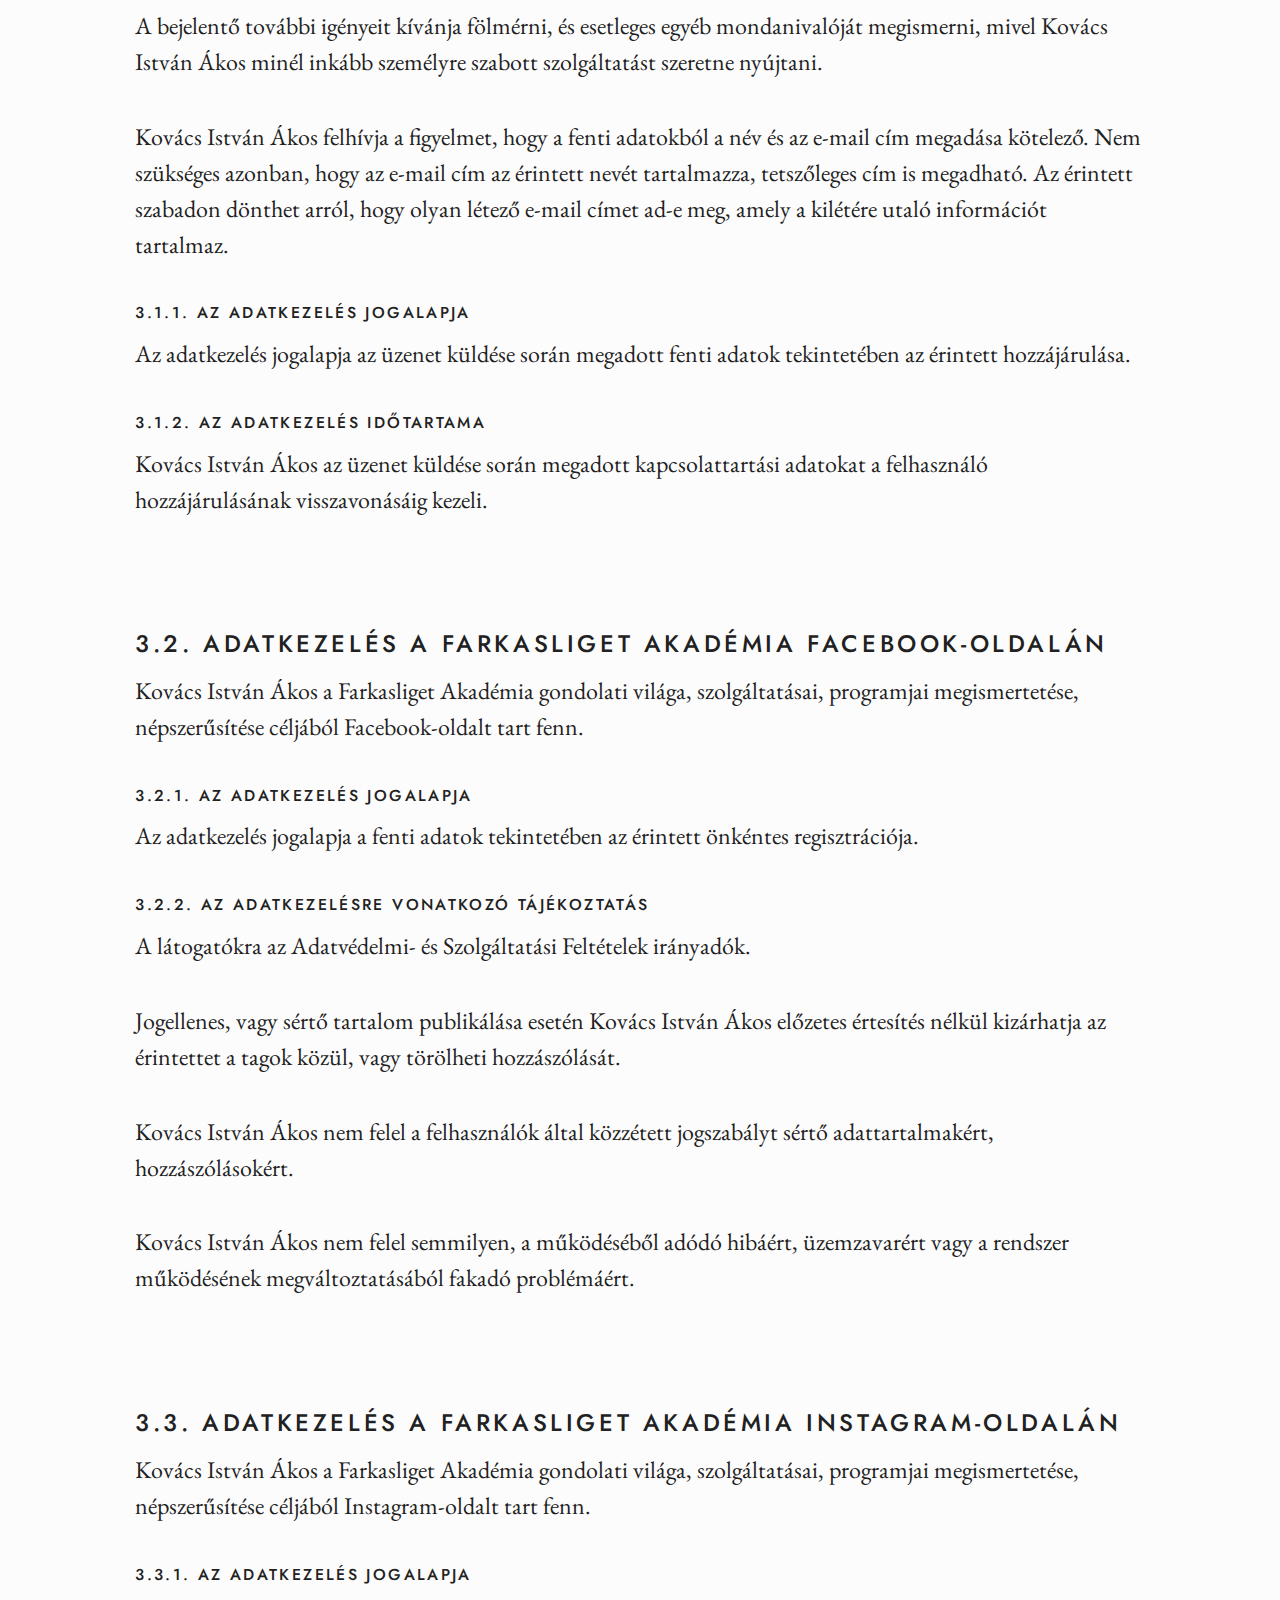
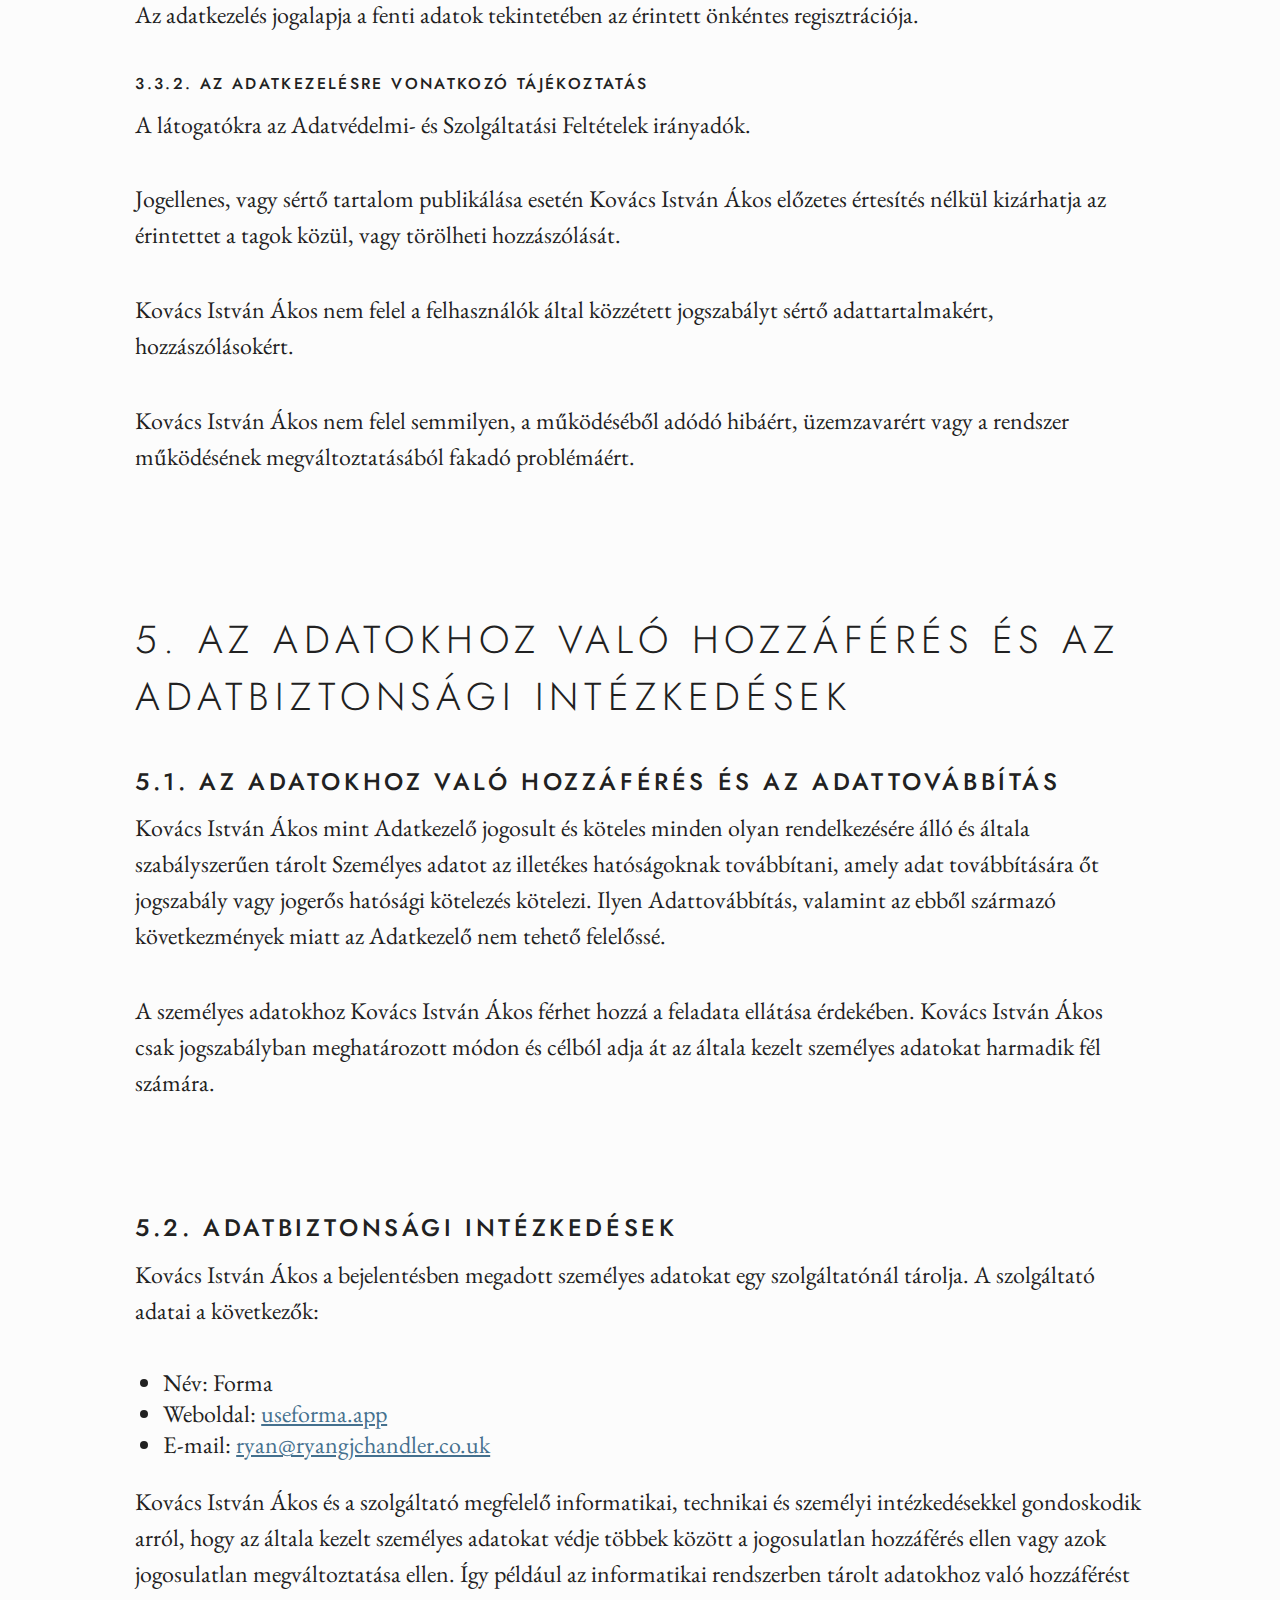
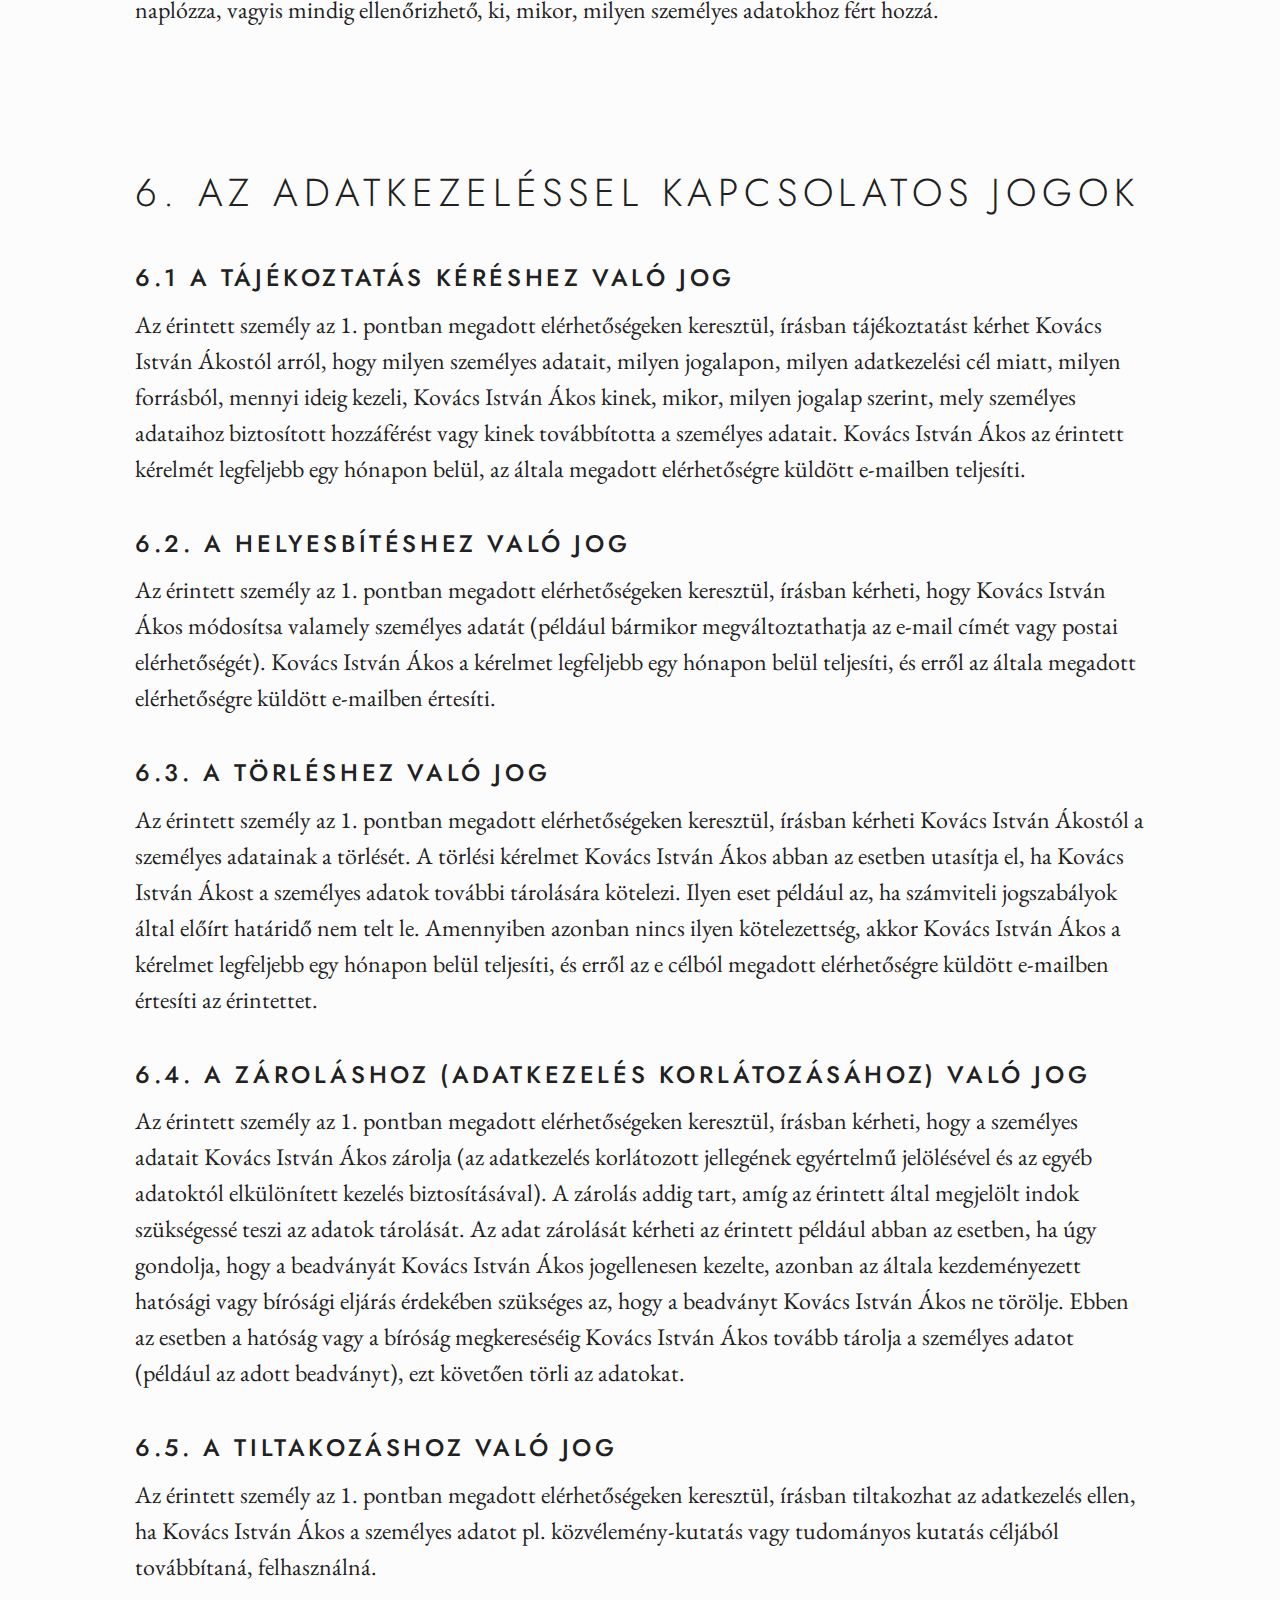
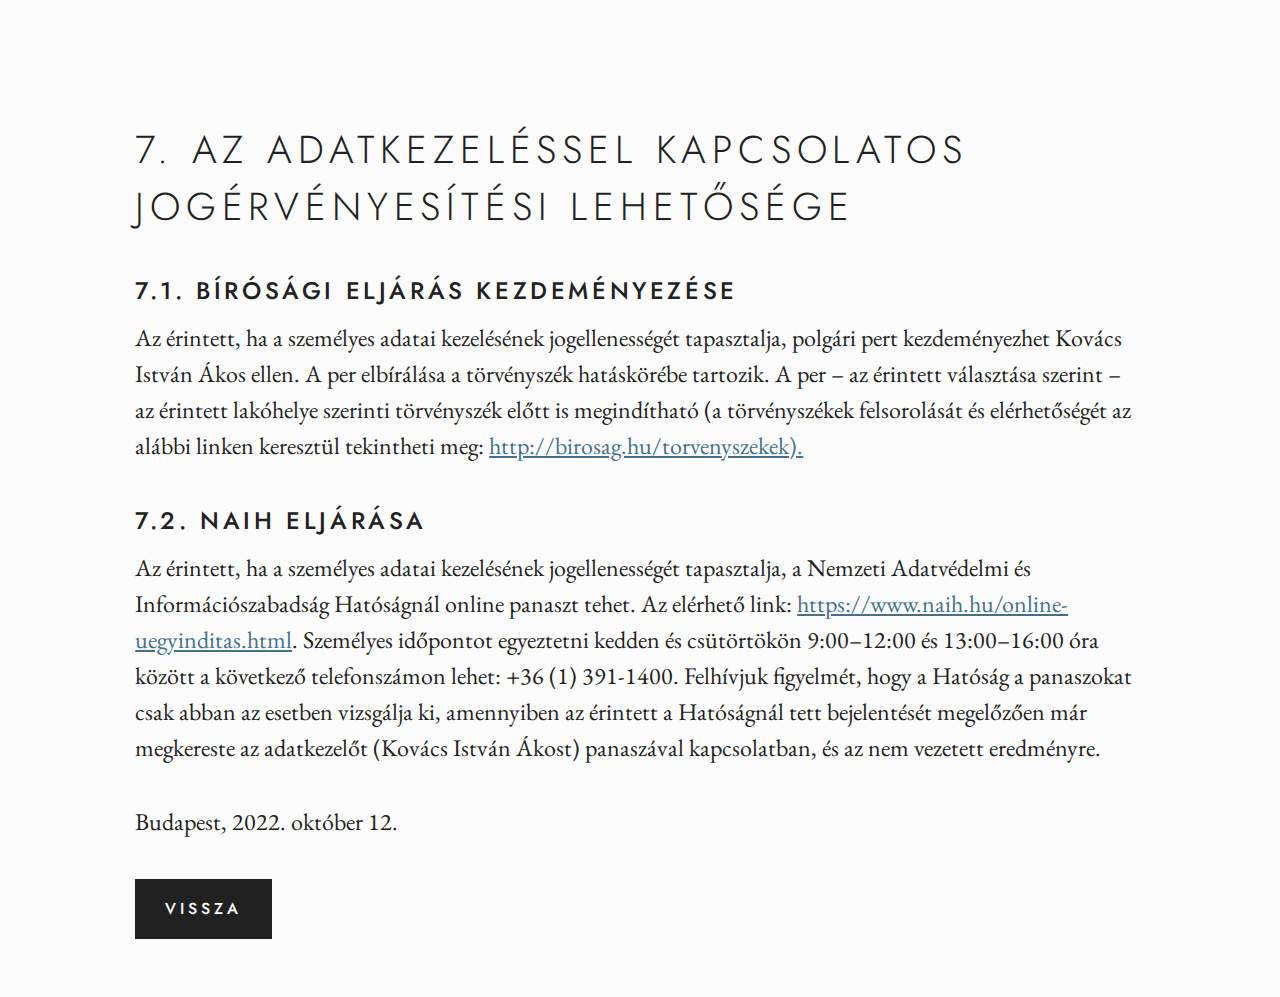
<file: adatkezeles.html>
<!DOCTYPE html>
<html lang="hu">
<head>
<title>Farkasliget Akadémia | Adatkezelési tájékoztató</title>

<meta charset="UTF-8">
<meta name="viewport" content="width=device-width, initial-scale=1">

<!-- Farkasliget Akadémia CSS -->
<link rel="stylesheet" href="css/fla.css"/>
<style type="text/css">
  p {
    margin-bottom: var(--spacing);
  }
  section {
    padding-inline: calc(10vw - 5rem);
  }
  section > article {
    flex: 1 100%;
  }
</style>

<link href="favicons/fla_favicon_16_black.png" rel="icon" type="image/png" media="(prefers-color-scheme: light)"/>
<link href="favicons/fla_favicon_32_black.png" rel="icon" type="image/png" media="(prefers-color-scheme: light)"/>
<link href="favicons/fla_favicon_64_black.png" rel="icon" type="image/png" media="(prefers-color-scheme: light)"/>
<link href="favicons/fla_favicon_128_black.png" rel="icon" type="image/png" media="(prefers-color-scheme: light)"/>
<link href="favicons/fla_favicon_192_black.png" rel="icon" type="image/png" media="(prefers-color-scheme: light)"/>
<link href="favicons/fla_favicon_256_black.png" rel="icon" type="image/png" media="(prefers-color-scheme: light)"/>

<link href="favicons/fla_favicon_16_white.png" rel="icon" type="image/png" media="(prefers-color-scheme: dark)"/>
<link href="favicons/fla_favicon_32_white.png" rel="icon" type="image/png" media="(prefers-color-scheme: dark)"/>
<link href="favicons/fla_favicon_64_white.png" rel="icon" type="image/png" media="(prefers-color-scheme: dark)"/>
<link href="favicons/fla_favicon_128_white.png" rel="icon" type="image/png" media="(prefers-color-scheme: dark)"/>
<link href="favicons/fla_favicon_192_white.png" rel="icon" type="image/png" media="(prefers-color-scheme: dark)"/>
<link href="favicons/fla_favicon_256_white.png" rel="icon" type="image/png" media="(prefers-color-scheme: dark)"/>

<!-- AOS -->
<link href="css/aos.css" rel="stylesheet">
<script src="js/aos.js"></script>

<!-- LAX -->
<script src="js/lax.js" ></script>

</head>
<body>
  <main id="tortenelem" class="fla-adatvedelem">
    <section class="fla-flex-2">
      <article>
        <div>
          <h2>Adatkezelési tájékoztató</h2>
          <h3>1. Az adatkezelő megnevezése</h3>
          <ul>
            <li>Adatkezelő: Kovács István Ákos</li>
            <li>Székhely és levelezési cím: 1073 Budapest, Erzsébet körút 25-27.</li>
            <li><a href="mailto:farkasligetakademia@gmail.com">farkasligetakademia@gmail.com</a></li>
            <li>Telefon: +36-30-598-9600</li>
          </ul>
        </div>
      </article>
      <article>
        <div>
          <h3>2. Az adatkezelés alapjául szolgáló jogszabályok</h3>
          <p>Az Európai Parlament és a Tanács (EU) 2016/679 Rendelete (2016. április 27.) a természetes személyeknek a személyes adatok kezelése tekintetében történő védelméről és az ilyen adatok szabad áramlásáról, valamint a 95/46/EK irányelv hatályon kívül helyezéséről (a továbbiakban: GDPR)</p>
        </div>
      </article>
      <article>
        <div>
          <h3>3. A regisztráció során megadott adatokhoz kapcsolódó adatkezelés</h3>
          <h5>Név</h5>
          <p>A név felhasználónak az adatbázisban történő azonosításához azért szükséges, mivel Kovács István Ákos csak ügyfeleivel veszi föl a kapcsolatot. Ezen felül Kovács István Ákos és a bejelentő közötti kapcsolattartás célját szolgálja.</p>
          <h5>E-mail cím</h5>
          <p>Az e-mail cím szolgáltatásra regisztráló felhasználónak az adatbázisban történő azonosításához elengedhetetlenül szükséges. Ezen felül Kovács István Ákos és a bejelentő közötti kapcsolattartás célját szolgálja.</p>
          <h5>Üzenet</h5>
          <p>A bejelentő további igényeit kívánja fölmérni, és  esetleges egyéb mondanivalóját megismerni, mivel Kovács István Ákos minél inkább személyre szabott szolgáltatást szeretne nyújtani.</p>
          <p>Kovács István Ákos felhívja a figyelmet, hogy a fenti adatokból a név és az e-mail cím megadása kötelező. Nem szükséges azonban, hogy az e-mail cím az érintett nevét tartalmazza, tetszőleges cím is megadható. Az érintett szabadon dönthet arról, hogy olyan létező e-mail címet ad-e meg, amely a kilétére utaló információt tartalmaz.</p>
          <h5>3.1.1. Az adatkezelés jogalapja</h5>
          <p>Az adatkezelés jogalapja az üzenet küldése során megadott fenti adatok tekintetében az érintett hozzájárulása.</p>
          <h5>3.1.2. Az adatkezelés időtartama</h5>
          <p>Kovács István Ákos az üzenet küldése során megadott kapcsolattartási adatokat a felhasználó hozzájárulásának visszavonásáig kezeli.</p>
        </div>
      </article>
      <article>
        <div>
          <h4>3.2. Adatkezelés a Farkasliget Akadémia Facebook-oldalán</h4>
          <p>Kovács István Ákos a Farkasliget Akadémia gondolati világa, szolgáltatásai, programjai megismertetése, népszerűsítése céljából Facebook-oldalt tart fenn.</p>
          <h5>3.2.1. Az adatkezelés jogalapja</h5>
          <p>Az adatkezelés jogalapja a fenti adatok tekintetében az érintett önkéntes regisztrációja.</p>
          <h5>3.2.2. Az adatkezelésre vonatkozó tájékoztatás</h5>
          <p>A látogatókra az Adatvédelmi- és Szolgáltatási Feltételek irányadók.</p>
          <p>Jogellenes, vagy sértő tartalom publikálása esetén Kovács István Ákos előzetes értesítés nélkül kizárhatja az érintettet a tagok közül, vagy törölheti hozzászólását.</p>
          <p>Kovács István Ákos nem felel a felhasználók által közzétett jogszabályt sértő adattartalmakért, hozzászólásokért.</p>
          <p>Kovács István Ákos nem felel semmilyen, a működéséből adódó hibáért, üzemzavarért vagy a rendszer működésének megváltoztatásából fakadó problémáért.</p>
        </div>
      </article>
      <article>
        <div>
          <h4>3.3. Adatkezelés a Farkasliget Akadémia Instagram-oldalán</h4>
          <p>Kovács István Ákos a Farkasliget Akadémia gondolati világa, szolgáltatásai, programjai megismertetése, népszerűsítése céljából Instagram-oldalt tart fenn.</p>
          <h5>3.3.1. Az adatkezelés jogalapja</h5>
          <p>Az adatkezelés jogalapja a fenti adatok tekintetében az érintett önkéntes regisztrációja.</p>
          <h5>3.3.2. Az adatkezelésre vonatkozó tájékoztatás</h5>
          <p>A látogatókra az Adatvédelmi- és Szolgáltatási Feltételek irányadók.</p>
          <p>Jogellenes, vagy sértő tartalom publikálása esetén Kovács István Ákos előzetes értesítés nélkül kizárhatja az érintettet a tagok közül, vagy törölheti hozzászólását.</p>
          <p>Kovács István Ákos nem felel a felhasználók által közzétett jogszabályt sértő adattartalmakért, hozzászólásokért.</p>
          <p>Kovács István Ákos nem felel semmilyen, a működéséből adódó hibáért, üzemzavarért vagy a rendszer működésének megváltoztatásából fakadó problémáért.</p>
        </div>
      </article>
      <article>
        <div>
          <h3>5. Az adatokhoz való hozzáférés és az adatbiztonsági intézkedések</h3>
          <h4>5.1. Az adatokhoz való hozzáférés és az adattovábbítás</h4>
          <p>Kovács István Ákos mint Adatkezelő jogosult és köteles minden olyan rendelkezésére álló és általa szabályszerűen tárolt Személyes adatot az illetékes hatóságoknak továbbítani, amely adat továbbítására őt jogszabály vagy jogerős hatósági kötelezés kötelezi. Ilyen Adattovábbítás, valamint az ebből származó következmények miatt az Adatkezelő nem tehető felelőssé.</p>
          <p>A személyes adatokhoz Kovács István Ákos férhet hozzá a feladata ellátása érdekében. Kovács István Ákos csak jogszabályban meghatározott módon és célból adja át az általa kezelt személyes adatokat harmadik fél számára.</p>
        </div>
      </article>
      <article>
        <div>
          <h4>5.2. Adatbiztonsági intézkedések</h4>
          <p>Kovács István Ákos a bejelentésben megadott személyes adatokat egy szolgáltatónál tárolja. A szolgáltató adatai a következők:</p>
          <ul>
            <li>Név: Forma</li>
            <li>Weboldal: <a href="https://useforma.app/">useforma.app</a></li>
            <li>E-mail: <a href="mailto:ryan@ryangjchandler.co.uk">ryan@ryangjchandler.co.uk</a></li>
          </ul>
          <p>Kovács István Ákos és a szolgáltató megfelelő informatikai, technikai és személyi intézkedésekkel gondoskodik arról, hogy az általa kezelt személyes adatokat védje többek között a jogosulatlan hozzáférés ellen vagy azok jogosulatlan megváltoztatása ellen. Így például az informatikai rendszerben tárolt adatokhoz való hozzáférést naplózza, vagyis mindig ellenőrizhető, ki, mikor, milyen személyes adatokhoz fért hozzá.</p>
        </div>
      </article>
      <article>
        <div>
          <h3>6. Az adatkezeléssel kapcsolatos jogok</h3>
          <h4>6.1 A tájékoztatás kéréshez való jog</h4>
          <p>Az érintett személy az 1. pontban megadott elérhetőségeken keresztül, írásban tájékoztatást kérhet Kovács István Ákostól arról, hogy milyen személyes adatait, milyen jogalapon, milyen adatkezelési cél miatt, milyen forrásból, mennyi ideig kezeli, Kovács István Ákos kinek, mikor, milyen jogalap szerint, mely személyes adataihoz biztosított hozzáférést vagy kinek továbbította a személyes adatait. Kovács István Ákos az érintett kérelmét legfeljebb egy hónapon belül, az általa megadott elérhetőségre küldött e-mailben teljesíti.</p>
          <h4>6.2. A helyesbítéshez való jog</h4>
          <p>Az érintett személy az 1. pontban megadott elérhetőségeken keresztül, írásban kérheti, hogy Kovács István Ákos módosítsa valamely személyes adatát (például bármikor megváltoztathatja az e-mail címét vagy postai elérhetőségét). Kovács István Ákos a kérelmet legfeljebb egy hónapon belül teljesíti, és erről az általa megadott elérhetőségre küldött e-mailben értesíti.</p>
          <h4>6.3. A törléshez való jog</h4>
          <p>Az érintett személy az 1. pontban megadott elérhetőségeken keresztül, írásban kérheti Kovács István Ákostól a személyes adatainak a törlését. A törlési kérelmet Kovács István Ákos abban az esetben utasítja el, ha Kovács István Ákost a személyes adatok további tárolására kötelezi. Ilyen eset például az, ha számviteli jogszabályok által előírt határidő nem telt le. Amennyiben azonban nincs ilyen kötelezettség, akkor Kovács István Ákos a kérelmet legfeljebb egy hónapon belül teljesíti, és erről az e célból megadott elérhetőségre küldött e-mailben értesíti az érintettet.</p>
          <h4>6.4. A zároláshoz (adatkezelés korlátozásához) való jog</h4>
          <p>Az érintett személy az 1. pontban megadott elérhetőségeken keresztül, írásban kérheti, hogy a személyes adatait Kovács István Ákos zárolja (az adatkezelés korlátozott jellegének egyértelmű jelölésével és az egyéb adatoktól elkülönített kezelés biztosításával). A zárolás addig tart, amíg az érintett által megjelölt indok szükségessé teszi az adatok tárolását. Az adat zárolását kérheti az érintett például abban az esetben, ha úgy gondolja, hogy a beadványát Kovács István Ákos jogellenesen kezelte, azonban az általa kezdeményezett hatósági vagy bírósági eljárás érdekében szükséges az, hogy a beadványt Kovács István Ákos ne törölje. Ebben az esetben a hatóság vagy a bíróság megkereséséig Kovács István Ákos tovább tárolja a személyes adatot (például az adott beadványt), ezt követően törli az adatokat.</p>
          <h4>6.5. A tiltakozáshoz való jog</h4>
          <p>Az érintett személy az 1. pontban megadott elérhetőségeken keresztül, írásban tiltakozhat az adatkezelés ellen, ha Kovács István Ákos a személyes adatot pl. közvélemény-kutatás vagy tudományos kutatás céljából továbbítaná, felhasználná.</p>
        </div>
      </article>
      <article style="padding-bottom: 0;">
        <div>
          <h3>7. Az adatkezeléssel kapcsolatos jogérvényesítési lehetősége</h3>
          <h4>7.1. Bírósági eljárás kezdeményezése</h4>
          <p>Az érintett, ha a személyes adatai kezelésének jogellenességét tapasztalja, polgári pert kezdeményezhet Kovács István Ákos ellen. A per elbírálása a törvényszék hatáskörébe tartozik. A per – az érintett választása szerint – az érintett lakóhelye szerinti törvényszék előtt is megindítható (a törvényszékek felsorolását és elérhetőségét az alábbi linken keresztül tekintheti meg: <a href="http://birosag.hu/torvenyszekek">http://birosag.hu/torvenyszekek).</a></p>
          <h4>7.2. NAIH eljárása</h4>
          <p>Az érintett, ha a személyes adatai kezelésének jogellenességét tapasztalja, a Nemzeti Adatvédelmi és Információszabadság Hatóságnál online panaszt tehet. Az elérhető link: <a href="https://www.naih.hu/online-uegyinditas.html">https://www.naih.hu/online-uegyinditas.html</a>. Személyes időpontot egyeztetni kedden és csütörtökön 9:00–12:00 és 13:00–16:00 óra között a következő telefonszámon lehet: +36 (1) 391-1400. Felhívjuk figyelmét, hogy a Hatóság a panaszokat csak abban az esetben vizsgálja ki, amennyiben az érintett a Hatóságnál tett bejelentését megelőzően már megkereste az adatkezelőt (Kovács István Ákost) panaszával kapcsolatban, és az nem vezetett eredményre.</p>
          <p style="margin-bottom: 0;">Budapest, 2022. október 12.</p>
        </div>
      </article>
      <div class="fla-buttons-container">
        <div>
          <button onclick="setTimeout(window.close, 200)" class="fla-button fla-back-button" type="button" name="vissza">Vissza</button>
        </div>
        <div></div>
      </div>
    </section>
  </main>

<!-- AOS -->
<script type="application/javascript">
  AOS.init();
</script>

<!-- Farkasliget Akadémia JS -->
<!--<script src="fla.js"></script>-->

</body>
</html>
</file>
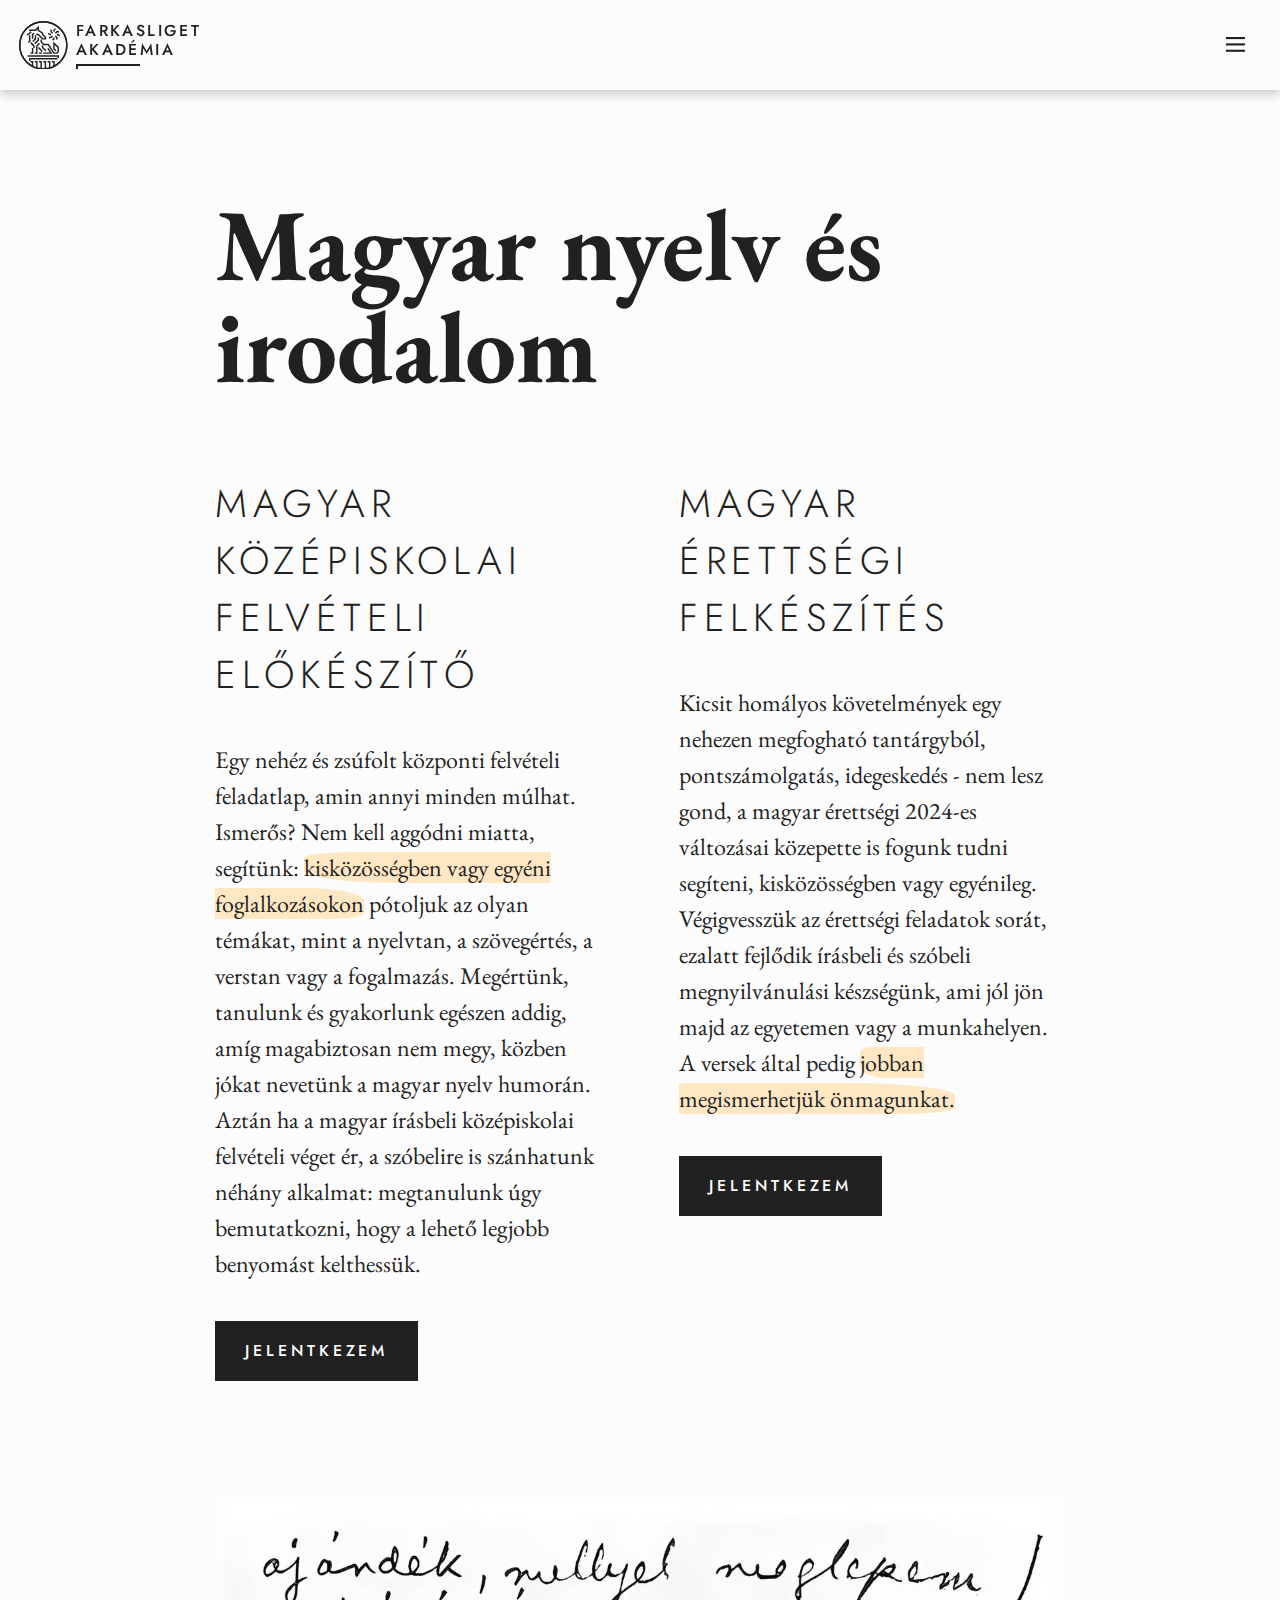
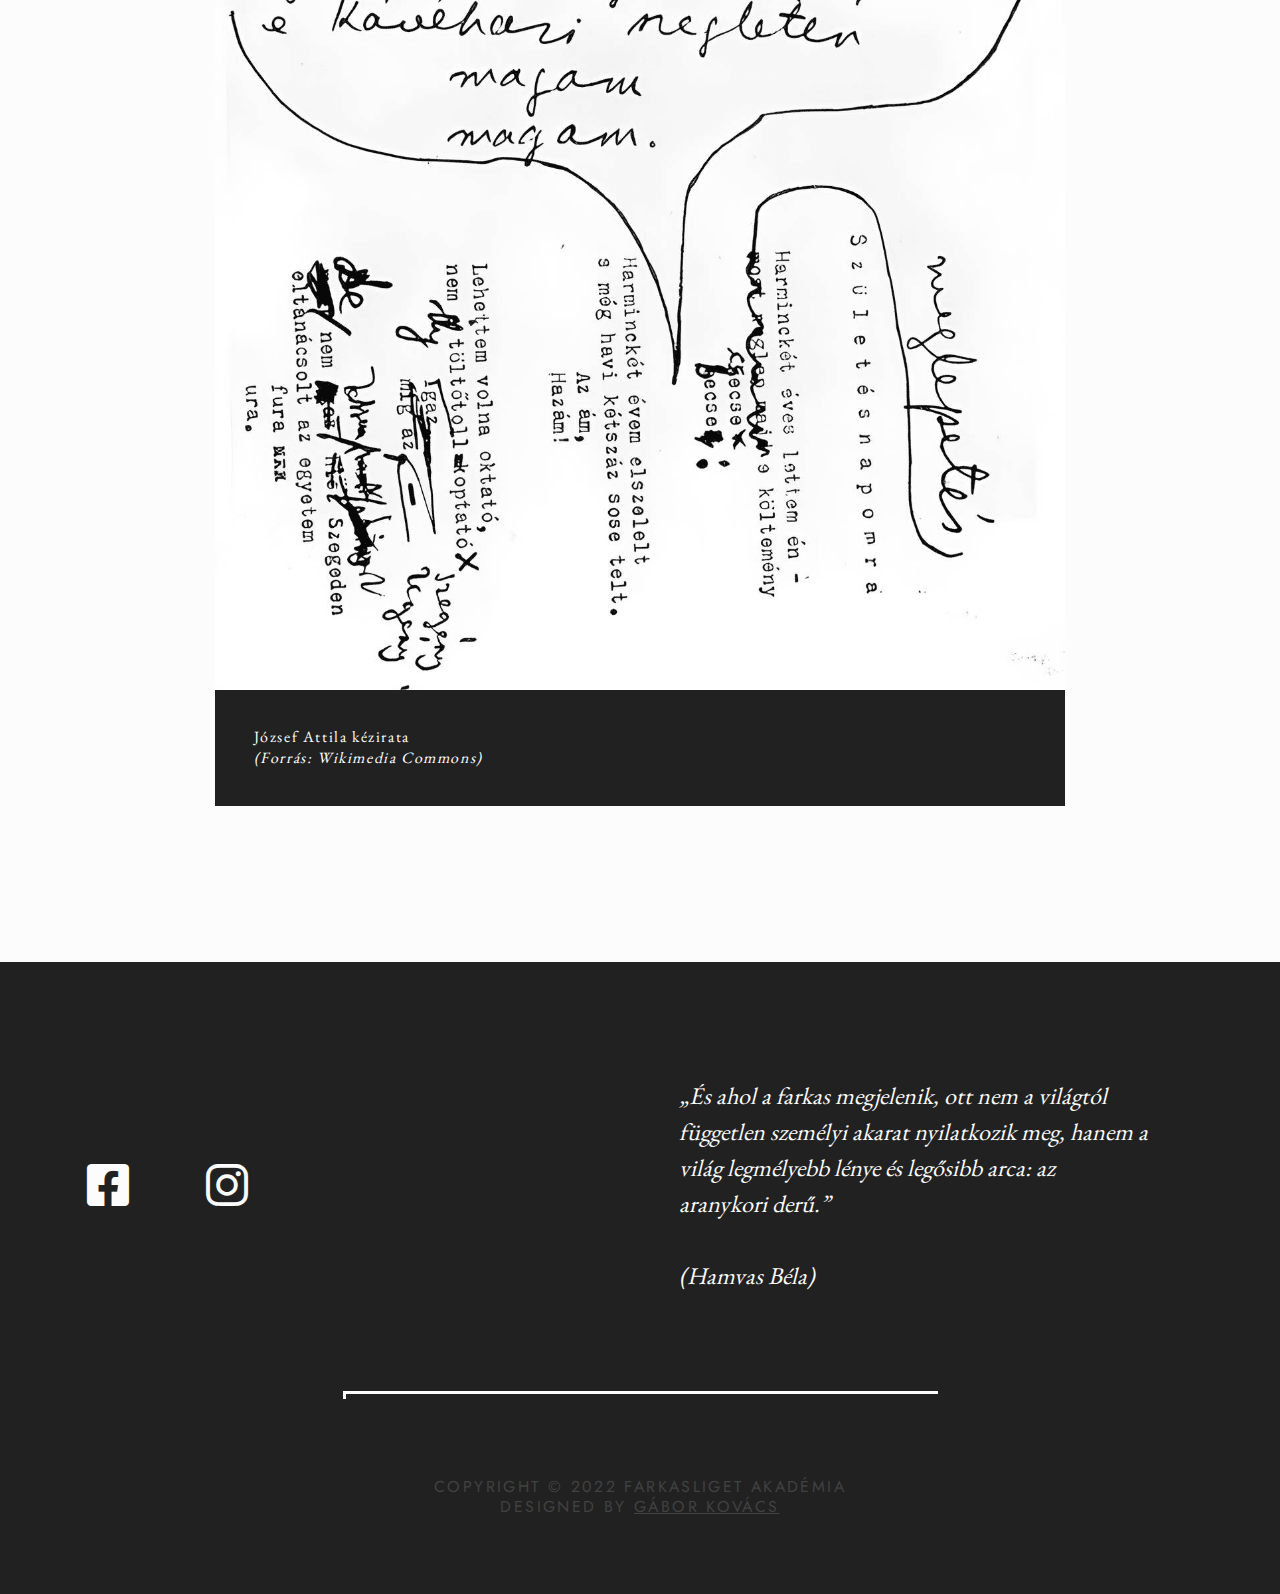
<file: magyar.html>
<!DOCTYPE html>
<html lang="hu">
<head>
<title>Farkasliget Akadémia | Magyar nyelv és irodalom</title>

<meta name="description" content="Találj megbízható magántanárt, aki segít szerethetővé tenni a történelmet, a nyelvtant, az irodalmat, és akár a mindennapi érvényesülésben is támogat.">

<meta charset="UTF-8">
<meta name="viewport" content="width=device-width, initial-scale=1">

<!-- Farkasliget Akadémia CSS -->
<link rel="stylesheet" href="css/fla.css"/>

<!-- Font Awesome -->
<link rel="stylesheet" href="fontawesome/css/fontawesome.min.css">
<link href="fontawesome/css/brands.min.css" rel="stylesheet">

<link href="favicons/fla_favicon_16_black.png" rel="icon" type="image/png" media="(prefers-color-scheme: light)"/>
<link href="favicons/fla_favicon_32_black.png" rel="icon" type="image/png" media="(prefers-color-scheme: light)"/>
<link href="favicons/fla_favicon_64_black.png" rel="icon" type="image/png" media="(prefers-color-scheme: light)"/>
<link href="favicons/fla_favicon_128_black.png" rel="icon" type="image/png" media="(prefers-color-scheme: light)"/>
<link href="favicons/fla_favicon_192_black.png" rel="icon" type="image/png" media="(prefers-color-scheme: light)"/>
<link href="favicons/fla_favicon_256_black.png" rel="icon" type="image/png" media="(prefers-color-scheme: light)"/>

<link href="favicons/fla_favicon_16_white.png" rel="icon" type="image/png" media="(prefers-color-scheme: dark)"/>
<link href="favicons/fla_favicon_32_white.png" rel="icon" type="image/png" media="(prefers-color-scheme: dark)"/>
<link href="favicons/fla_favicon_64_white.png" rel="icon" type="image/png" media="(prefers-color-scheme: dark)"/>
<link href="favicons/fla_favicon_128_white.png" rel="icon" type="image/png" media="(prefers-color-scheme: dark)"/>
<link href="favicons/fla_favicon_192_white.png" rel="icon" type="image/png" media="(prefers-color-scheme: dark)"/>
<link href="favicons/fla_favicon_256_white.png" rel="icon" type="image/png" media="(prefers-color-scheme: dark)"/>

<!-- AOS -->
<link href="css/aos.css" rel="stylesheet">
<script src="js/aos.js"></script>

<!-- LAX -->
<script src="js/lax.js" ></script>

<!-- Google tag (gtag.js) -->
<script async src="https://www.googletagmanager.com/gtag/js?id=G-R5NYKEEFQD">
</script>
<script>
  window.dataLayer = window.dataLayer || [];
  function gtag(){dataLayer.push(arguments);}
  gtag('js', new Date());

  gtag('config', 'G-R5NYKEEFQD');
</script>

</head>

<body>
  <!-- Header & Nav -->
  <nav id="fla-header" class="my-fill-gap-element fla-header-show" data-scroll-lock-fill-gap>
    <button onclick="window.location.href='index.html#services'" type="button" name="home">
    <div id="lockup">
      <svg xmlns="http://www.w3.org/2000/svg" viewBox="0 0 272 272">
        <defs>
          <style>
            .a, .b {
              fill: none;
              stroke: #212121;
              stroke-miterlimit: 10;
              stroke-width: 8px;
            }

            .a {
              stroke-linecap: square;
            }
          </style>
        </defs>
        <title>⁯fla_logo</title>
        <g>
          <polyline class="a" points="76 252 76 228 68 228"/>
          <polyline class="a" points="196 252 196 228 188 228"/>
          <polyline class="a" points="172 260 172 228 164 228"/>
          <polyline class="a" points="148 264 148 228 140 228"/>
          <polyline class="a" points="124 264 124 228 116 228"/>
          <polyline class="a" points="100 260 100 228 92 228"/>
          <polyline class="a" points="52 196 220 196 220 204"/>
          <polyline class="a" points="60 220 60 212 212 212"/>
          <polyline class="a" points="204 164 196 156 196 124 220 148 220 172 212 180 196 180 164 132 140 132 124 116 124 108"/>
          <polyline class="b" points="68 60 52 76 44 76"/>
          <polyline class="b" points="60 108 60 112 52 120"/>
          <line class="a" x1="60" y1="108" x2="60" y2="84"/>
          <polyline class="a" points="76 132 84 140 84 148"/>
          <line class="a" x1="68" y1="124" x2="76" y2="132"/>
          <polyline class="a" points="68 180 76 180 76 156"/>
          <polyline class="a" points="92 180 100 180 100 140 112 128"/>
          <polyline class="a" points="164 156 180 180 140 180"/>
          <polyline class="a" points="132 140 132 148 148 164"/>
          <polyline class="a" points="60 52 92 52 108 36 108 52 132 68 132 76 148 92 148 100 132 100 108 76 100 76"/>
          <line class="a" x1="116" y1="180" x2="124" y2="180"/>
          <line class="a" x1="112" y1="152" x2="128" y2="168"/>
          <circle class="a" cx="136" cy="136" r="132"/>
          <circle class="a" cx="136" cy="136" r="132"/>
          <polyline class="b" points="76 100 76 76 84 68"/>
          <polyline class="a" points="92 124 108 108 108 96"/>
          <polyline class="a" points="92 84 92 100 80 112"/>
          <polyline class="b" points="180 76 172 76 164 68"/>
          <polyline class="b" points="212 76 220 76 228 84"/>
          <polyline class="b" points="196 60 196 52 204 44"/>
          <polyline class="b" points="196 92 196 100 188 108"/>
          <polyline class="b" points="204 68 212 60 224 60"/>
          <polyline class="b" points="188 84 180 92 168 92"/>
          <polyline class="b" points="204 84 212 92 212 104"/>
          <polyline class="b" points="188 68 180 60 180 48"/>
        </g>
      </svg>
      <div id="lockup-text">
        <h5>Farkasliget<br>Akadémia</h5>
        <div></div>
      </div>
    </div>
    </button>
    <svg onclick="toggleMenu()" xmlns="http://www.w3.org/2000/svg" viewBox="0 0 192 192" class="fla-hamburger-icon">
      <circle class="fla-round-button-bg" cx="96" cy="96" r="96"/>
      <path d="M64 72 128 72 128 72" class="fla-hamburger-icon-line-1"/>
      <path d="M128 96 64 96 64 96" class="fla-hamburger-icon-line-2"/>
      <path d="M64 120 128 120 128 120" class="fla-hamburger-icon-line-3"/>
    </svg>
    <div id="flaMenu" class="fla-menu-close">
      <div><a href="javascript:delay('magyar.html')" onclick="hideForm(); toggleMenu()" alt="Magyar nyelv és irodalom" class="fla-menubutton fla-was-button">Magyar nyelv és irodalom</a></div>
      <div><a href="javascript:delay('tortenelem.html')" onclick="hideForm(); toggleMenu()" alt="Történelem" class="fla-menubutton fla-was-button">Történelem</a></div>
      <div><a href="javascript:delay('trening.html')" onclick="hideForm(); toggleMenu()" alt="Tréning és tanácsadás" class="fla-menubutton fla-was-button">Tréning és tanácsadás</a></div>
      <div><a href="index.html#rolunk" onclick="hideForm(); toggleMenu()" alt="Rólunk mondták" class="fla-menubutton fla-was-button">Rólunk mondták</a></div>
      <div><a href="index.html#eredet" onclick="hideForm(); toggleMenu()" alt="Nevünk eredete" class="fla-menubutton fla-was-button">Nevünk eredete</a></div>
    </div>
  </nav>

  <!-- Content -->
  <main>

    <div id="magyar" class="fla-productpage">
      <section class="fla-flex-2 fla-productpage fla-section-paddingbottom">
        <h2>Magyar nyelv és irodalom</h2>
        <article>
          <h3>Magyar középiskolai felvételi előkészítő</h3>
          <p>Egy nehéz és zsúfolt központi felvételi feladatlap, amin annyi minden múlhat. Ismerős? Nem kell aggódni miatta, segítünk: <span class="fla-highlight">kisközösségben vagy egyéni foglalkozásokon</span> pótoljuk az olyan témákat, mint a nyelvtan, a szövegértés, a verstan vagy a fogalmazás. Megértünk, tanulunk és gyakorlunk egészen addig, amíg magabiztosan nem megy, közben jókat nevetünk a magyar nyelv humorán. Aztán ha a magyar írásbeli középiskolai felvételi véget ér, a szóbelire is szánhatunk néhány alkalmat: megtanulunk úgy bemutatkozni, hogy a lehető legjobb benyomást kelthessük.</p>
          <div class="fla-buttons-container" style="justify-content: flex-start;">
            <a href="https://www.facebook.com/events/1376066996586032/" type="html/text" target="_blank" name="jelentkezem" class="fla-button fla-was-button">Jelentkezem</a>
          </div>
        </article>
        <article>
          <h3>Magyar érettségi felkészítés</h3>
          <p>Kicsit homályos követelmények egy nehezen megfogható tantárgyból, pontszámolgatás, idegeskedés - nem lesz gond, a magyar érettségi 2024-es változásai közepette is fogunk tudni segíteni, kisközösségben vagy egyénileg. Végigvesszük az érettségi feladatok sorát, ezalatt fejlődik írásbeli és szóbeli megnyilvánulási készségünk, ami jól jön majd az egyetemen vagy a munkahelyen. A versek által pedig <span class="fla-highlight">jobban megismerhetjük önmagunkat.</span></p>
          <div class="fla-buttons-container" style="justify-content: flex-start;">
            <a href="https://www.facebook.com/events/300643059177623" type="html/text" target="_blank" name="jelentkezem" class="fla-button fla-was-button">Jelentkezem</a>
          </div>
        </article>
        <figure>
          <img
            srcset="content/img/kezirat_1.gif 512w,
                    content/img/kezirat_125.gif 640w,
                    content/img/kezirat_25.gif 1280w,
                    content/img/kezirat_5.gif 2560w"
            sizes="65vw"
            src="content/img/kezirat_25.gif"
            alt="József Attila kézirata"
            loading="eager"/>
          <figcaption>József Attila kézirata<br><i>(Forrás: Wikimedia Commons)</i></figcaption>
        </figure>
      </section>
    </div>

    <!-- Footer -->
    <section id="footer" class="fla-flex-2 fla-divider-white">
      <article>
        <a href="https://www.facebook.com/profile.php?id=100088835924728" title="Facebook"><i class="fa-brands fa-facebook-square"></i></a>
        <a href="https://www.instagram.com/farkasliget.akademia/" title="Instagram"><i class="fa-brands fa-instagram"></i></a>
      </article>
      <article>
        <p><i>„És ahol a farkas megjelenik, ott nem a világtól független személyi akarat nyilatkozik meg, hanem a világ legmélyebb lénye és legősibb arca: az <span class="nowrap"> aranykori derű.”</span><br><br>(Hamvas Béla)</i></p>
      </article>
    </section>

    <div class="fla-copyright">
      <p>Copyright © 2022 Farkasliget Akadémia<br>Designed by <a href="https://www.behance.net/gabor_kovacs">Gábor Kovács</a></p>
    </div>

  </main>

  <!-- Form -->
  <form id="apply" class="fla-fullscreen-modal fla-productpage" accept-charset='UTF-8' action='https://app.formester.com/forms/0d8a5dbf-bb4b-4215-9078-88dc24c95b7e/submissions' method='POST'>
    <section class="fla-form">
      <h2>Hogyan segíthetünk?</h2>
      <article>
        <label class="fla-label">Magyar nyelv és irodalom</label>
        <div class="">
          <input type="hidden" name="_forma" alt="Ezt kérlek semmiképp ne töltsd ki!"/>
          <input name="magyar-felveteli" id="magyar-felveteli" type="checkbox" class="fla-check-box">
          <label for="magyar-felveteli" class="fla-check-label">Magyar középiskolai felvételi előkészítő</label>
        </div>
        <div class="">
          <input name="magyar-erettsegi" id="magyar-erettsegi" type="checkbox" class="fla-check-box">
          <label for="magyar-erettsegi" class="fla-check-label">Érettségi felkészítés magyarból</label>
        </div>
      </article>
      <article>
        <label class="fla-label">Történelem</label>
        <div class="">
          <input name="tori-erettsegi" id="tori-erettsegi" type="checkbox" class="fla-check-box">
          <label for="tori-erettsegi" class="fla-check-label">Érettségi felkészítés történelemből</label>
        </div>
        <div class="">
          <input name="kihelyezett-tori" id="kihelyezett-tori" type="checkbox" class="fla-check-box">
          <label for="kihelyezett-tori" class="fla-check-label">Kihelyezett történelemórák</label>
        </div>
      </article>
      <article>
        <label class="fla-label">Tréning és tanácsadás</label>
        <div>
          <input name="retorika" id="retorika" type="checkbox" class="fla-check-box">
          <label for="retorika" class="fla-check-label">Nyilvános megszólalás tréning</label>
        </div>
        <div>
          <input name="tanari-tanacsadas" id="tanari-tanacsadas" type="checkbox" class="fla-check-box">
          <label for="tanari-tanacsadas" class="fla-check-label">Tanácsadás tanároknak</label>
        </div>
        <div>
          <input name="szuloi-tanacsadas" id="szuloi-tanacsadas" type="checkbox" class="fla-check-box">
          <label for="szuloi-tanacsadas" class="fla-check-label">Tanácsadás szülőknek</label>
        </div>
        <div>
          <input name="egyeb" id="egyeb" type="checkbox" class="fla-check-box">
          <label for="egyeb" class="fla-check-label">Egyéb lehetőségek</label>
        </div>
      </article>
    </section>
    <section class="fla-name-email">
      <div class="grid-span-1">
        <label class="fla-label fla-label-required fla-label-nocontainer">Név</label>
        <input name="nev" class="fla-input" type="text" placeholder="Érdeklődő Vagyok" required pattern=".*\S.*">
      </div>
      <div class="grid-span-1">
        <label class="fla-label fla-label-required fla-label-nocontainer grid-span-1">E-mail</label>
        <input name="email" class="fla-input" type="email" placeholder="erdeklodo.vagyok@email.hu" required="">
      </div>
    </section>
    <section class="fla-form fla-message">
      <label class="fla-label fla-label-nocontainer">Üzensz valamit?</label>
      <textarea name="megjegyzes" rows="8" class="fla-textbox" placeholder="Elmondanám néhány szóban, hogy..."></textarea>
      <div class="fla-privacy-container">
        <label for="adatkezeles" class="fla-label fla-label-required">Elfogadom az <a href="adatkezeles.html" target="_blank">Adatkezelési tájékoztatót.</a></label>
        <input name="adatkezeles" id="adatkezeles" type="checkbox" class="fla-check-box-data" required>
      </div>
      <div class="fla-buttons-container">
        <div>
          <button onclick="history.back()" class="fla-button fla-back-button" type="button" name="vissza">Vissza</button>
        </div>
        <div>
          <button class="fla-cta-button" type="submit" name="küldés" [disabled]="!apply.valid">Küldés</button>
        </div>
      </div>
    </section>
  </form>

  <!-- scroll-lock by FL3NKEY -->
  <script src="js/scroll-lock.min.js"></script>

  <script src="js/fla-nav.js"></script>

</body>
</html>
</file>
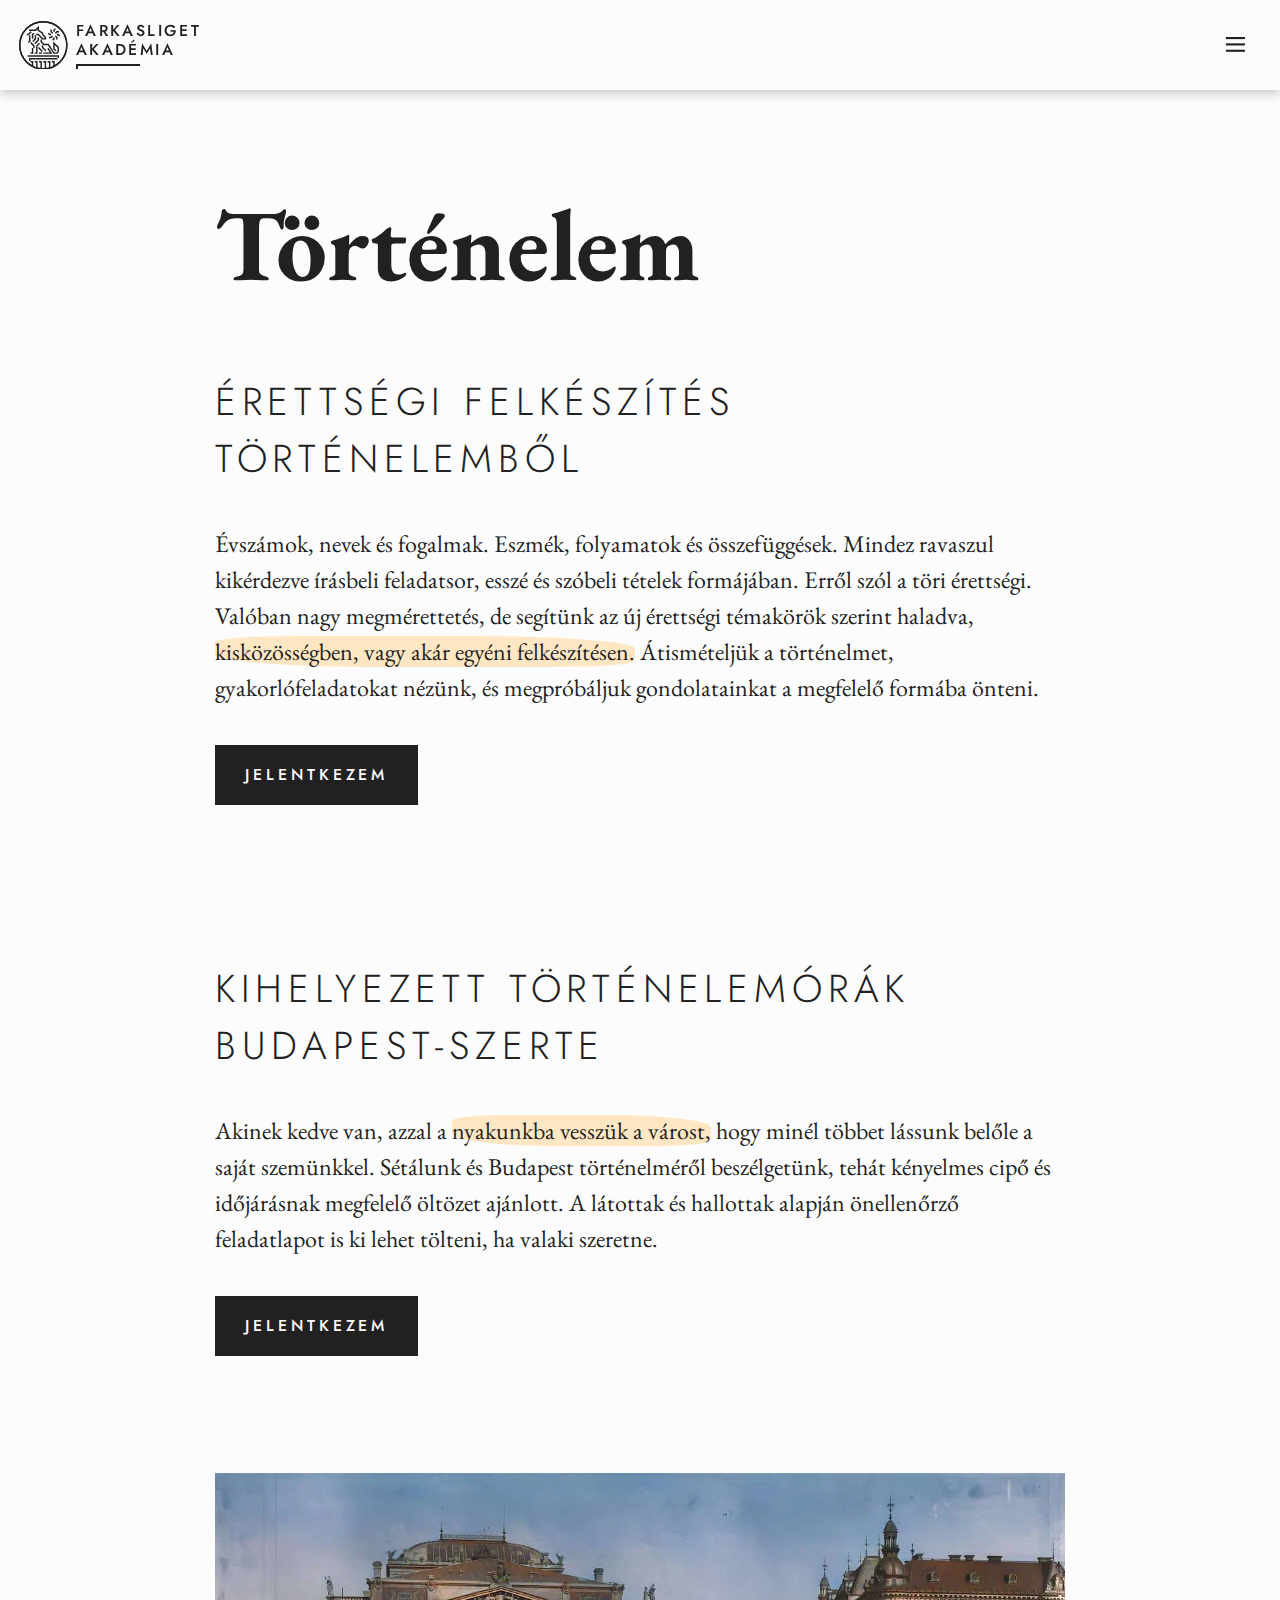
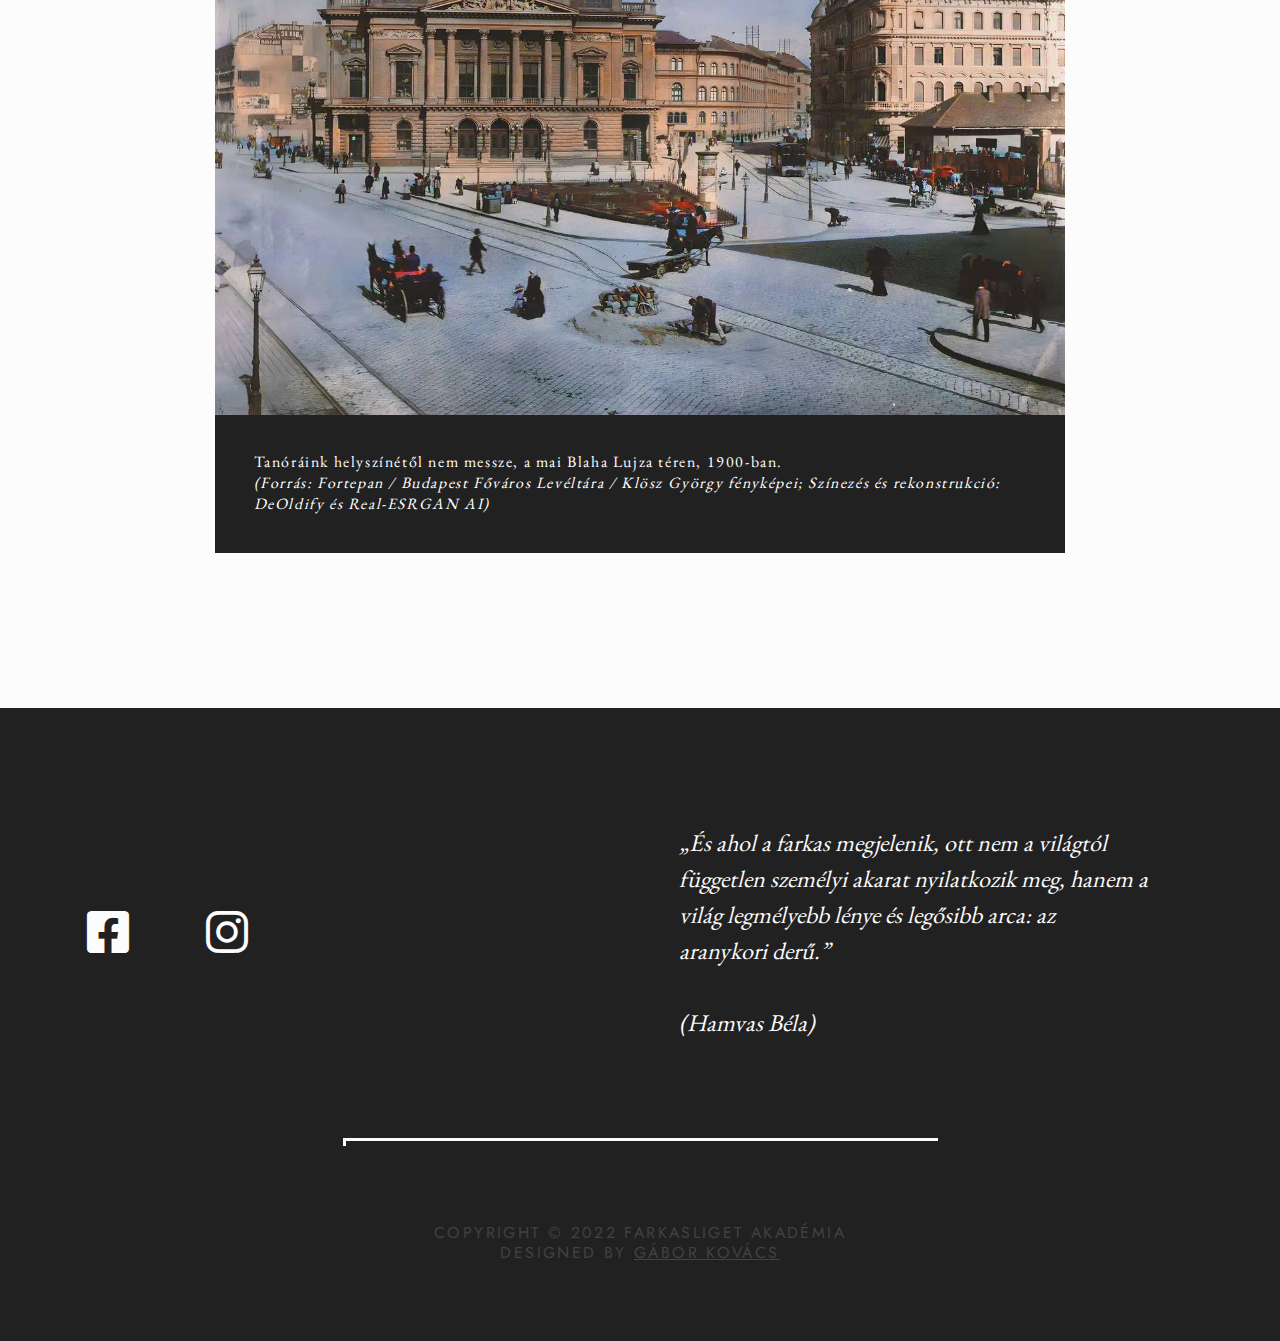
<file: tortenelem.html>
<!DOCTYPE html>
<html lang="hu">
<head>
<title>Farkasliget Akadémia | Magyar nyelv és irodalom</title>

<meta name="description" content="Találj megbízható magántanárt, aki segít szerethetővé tenni a történelmet, a nyelvtant, az irodalmat, és akár a mindennapi érvényesülésben is támogat.">

<meta charset="UTF-8">
<meta name="viewport" content="width=device-width, initial-scale=1">

<!-- Farkasliget Akadémia CSS -->
<link rel="stylesheet" href="css/fla.css"/>

<!-- Font Awesome -->
<link rel="stylesheet" href="fontawesome/css/fontawesome.min.css">
<link href="fontawesome/css/brands.min.css" rel="stylesheet">

<link href="favicons/fla_favicon_16_black.png" rel="icon" type="image/png" media="(prefers-color-scheme: light)"/>
<link href="favicons/fla_favicon_32_black.png" rel="icon" type="image/png" media="(prefers-color-scheme: light)"/>
<link href="favicons/fla_favicon_64_black.png" rel="icon" type="image/png" media="(prefers-color-scheme: light)"/>
<link href="favicons/fla_favicon_128_black.png" rel="icon" type="image/png" media="(prefers-color-scheme: light)"/>
<link href="favicons/fla_favicon_192_black.png" rel="icon" type="image/png" media="(prefers-color-scheme: light)"/>
<link href="favicons/fla_favicon_256_black.png" rel="icon" type="image/png" media="(prefers-color-scheme: light)"/>

<link href="favicons/fla_favicon_16_white.png" rel="icon" type="image/png" media="(prefers-color-scheme: dark)"/>
<link href="favicons/fla_favicon_32_white.png" rel="icon" type="image/png" media="(prefers-color-scheme: dark)"/>
<link href="favicons/fla_favicon_64_white.png" rel="icon" type="image/png" media="(prefers-color-scheme: dark)"/>
<link href="favicons/fla_favicon_128_white.png" rel="icon" type="image/png" media="(prefers-color-scheme: dark)"/>
<link href="favicons/fla_favicon_192_white.png" rel="icon" type="image/png" media="(prefers-color-scheme: dark)"/>
<link href="favicons/fla_favicon_256_white.png" rel="icon" type="image/png" media="(prefers-color-scheme: dark)"/>

<!-- AOS -->
<link href="css/aos.css" rel="stylesheet">
<script src="js/aos.js"></script>

<!-- LAX -->
<script src="js/lax.js" ></script>

<!-- Google tag (gtag.js) -->
<script async src="https://www.googletagmanager.com/gtag/js?id=G-R5NYKEEFQD">
</script>
<script>
  window.dataLayer = window.dataLayer || [];
  function gtag(){dataLayer.push(arguments);}
  gtag('js', new Date());

  gtag('config', 'G-R5NYKEEFQD');
</script>

</head>

<body>
  <!-- Header & Nav -->
  <nav id="fla-header" class="my-fill-gap-element fla-header-show" data-scroll-lock-fill-gap>
    <button onclick="window.location.href='index.html#services'" type="button" name="home">
    <div id="lockup">
      <svg xmlns="http://www.w3.org/2000/svg" viewBox="0 0 272 272">
        <defs>
          <style>
            .a, .b {
              fill: none;
              stroke: #212121;
              stroke-miterlimit: 10;
              stroke-width: 8px;
            }

            .a {
              stroke-linecap: square;
            }
          </style>
        </defs>
        <title>⁯fla_logo</title>
        <g>
          <polyline class="a" points="76 252 76 228 68 228"/>
          <polyline class="a" points="196 252 196 228 188 228"/>
          <polyline class="a" points="172 260 172 228 164 228"/>
          <polyline class="a" points="148 264 148 228 140 228"/>
          <polyline class="a" points="124 264 124 228 116 228"/>
          <polyline class="a" points="100 260 100 228 92 228"/>
          <polyline class="a" points="52 196 220 196 220 204"/>
          <polyline class="a" points="60 220 60 212 212 212"/>
          <polyline class="a" points="204 164 196 156 196 124 220 148 220 172 212 180 196 180 164 132 140 132 124 116 124 108"/>
          <polyline class="b" points="68 60 52 76 44 76"/>
          <polyline class="b" points="60 108 60 112 52 120"/>
          <line class="a" x1="60" y1="108" x2="60" y2="84"/>
          <polyline class="a" points="76 132 84 140 84 148"/>
          <line class="a" x1="68" y1="124" x2="76" y2="132"/>
          <polyline class="a" points="68 180 76 180 76 156"/>
          <polyline class="a" points="92 180 100 180 100 140 112 128"/>
          <polyline class="a" points="164 156 180 180 140 180"/>
          <polyline class="a" points="132 140 132 148 148 164"/>
          <polyline class="a" points="60 52 92 52 108 36 108 52 132 68 132 76 148 92 148 100 132 100 108 76 100 76"/>
          <line class="a" x1="116" y1="180" x2="124" y2="180"/>
          <line class="a" x1="112" y1="152" x2="128" y2="168"/>
          <circle class="a" cx="136" cy="136" r="132"/>
          <circle class="a" cx="136" cy="136" r="132"/>
          <polyline class="b" points="76 100 76 76 84 68"/>
          <polyline class="a" points="92 124 108 108 108 96"/>
          <polyline class="a" points="92 84 92 100 80 112"/>
          <polyline class="b" points="180 76 172 76 164 68"/>
          <polyline class="b" points="212 76 220 76 228 84"/>
          <polyline class="b" points="196 60 196 52 204 44"/>
          <polyline class="b" points="196 92 196 100 188 108"/>
          <polyline class="b" points="204 68 212 60 224 60"/>
          <polyline class="b" points="188 84 180 92 168 92"/>
          <polyline class="b" points="204 84 212 92 212 104"/>
          <polyline class="b" points="188 68 180 60 180 48"/>
        </g>
      </svg>
      <div id="lockup-text">
        <h5>Farkasliget<br>Akadémia</h5>
        <div></div>
      </div>
    </div>
    </button>
    <svg onclick="toggleMenu()" xmlns="http://www.w3.org/2000/svg" viewBox="0 0 192 192" class="fla-hamburger-icon">
      <circle class="fla-round-button-bg" cx="96" cy="96" r="96"/>
      <path d="M64 72 128 72 128 72" class="fla-hamburger-icon-line-1"/>
      <path d="M128 96 64 96 64 96" class="fla-hamburger-icon-line-2"/>
      <path d="M64 120 128 120 128 120" class="fla-hamburger-icon-line-3"/>
    </svg>
    <div id="flaMenu" class="fla-menu-close">
      <div><a href="javascript:delay('magyar.html')" onclick="hideForm(); toggleMenu()" alt="Magyar nyelv és irodalom" class="fla-menubutton fla-was-button">Magyar nyelv és irodalom</a></div>
      <div><a href="javascript:delay('tortenelem.html')" onclick="hideForm(); toggleMenu()" alt="Történelem" class="fla-menubutton fla-was-button">Történelem</a></div>
      <div><a href="javascript:delay('trening.html')" onclick="hideForm(); toggleMenu()" alt="Tréning és tanácsadás" class="fla-menubutton fla-was-button">Tréning és tanácsadás</a></div>
      <div><a href="index.html#rolunk" onclick="hideForm(); toggleMenu()" alt="Rólunk mondták" class="fla-menubutton fla-was-button">Rólunk mondták</a></div>
      <div><a href="index.html#eredet" onclick="hideForm(); toggleMenu()" alt="Nevünk eredete" class="fla-menubutton fla-was-button">Nevünk eredete</a></div>
    </div>
  </nav>

  <!-- Content -->
  <main>

    <div id="tortenelem" class="fla-productpage">
      <section class="fla-flex-2 fla-section-paddingbottom">
        <h2>Történelem</h2>
        <article>
          <h3>Érettségi felkészítés történelemből</h3>
          <p>Évszámok, nevek és fogalmak. Eszmék, folyamatok és összefüggések. Mindez ravaszul kikérdezve írásbeli feladatsor, esszé és szóbeli tételek formájában. Erről szól a töri érettségi. Valóban nagy megmérettetés, de segítünk az új érettségi témakörök szerint haladva, <span class="fla-highlight">kisközösségben, vagy akár egyéni felkészítésen.</span> Átismételjük a történelmet, gyakorlófeladatokat nézünk, és megpróbáljuk gondolatainkat a megfelelő formába önteni.</p>
          <div class="fla-buttons-container" style="justify-content: flex-start;">
            <a href="https://www.facebook.com/events/193715090288913/" type="html/text" target="_blank" name="jelentkezem" class="fla-button fla-was-button">Jelentkezem</a>
          </div>
        </article>
        <article>
          <h3>Kihelyezett történelemórák Budapest-szerte</h3>
          <p>Akinek kedve van, azzal a <span class="fla-highlight">nyakunkba vesszük a várost,</span> hogy minél többet lássunk belőle a saját szemünkkel. <span id="setalunk">Sétálunk és Budapest történelméről beszélgetünk</span>, tehát kényelmes cipő és időjárásnak megfelelő öltözet ajánlott. A látottak és hallottak alapján önellenőrző feladatlapot is ki lehet tölteni, ha valaki szeretne.</p>
          <div class="fla-buttons-container" style="justify-content: flex-start;">
            <a onclick="showForm();" type="button" name="jelentkezem" class="fla-button fla-was-button">Jelentkezem</a>
          </div>
        </article>
        <figure>
          <picture>
            <source type="image/webp"
            srcset="content/img/blaha_1.webp 512w,
                    content/img/blaha_125.webp 640w,
                    content/img/blaha_25.webp 1280w,
                    content/img/blaha_5.webp 2560w"/>
            <img
              srcset="content/img/blaha_1.jpg 512w,
                      content/img/blaha_125.jpg 640w,
                      content/img/blaha_25.jpg 1280w,
                      content/img/blaha_5.jpg 2560w"
              src="content/img/blaha_25.jpg"
              alt="Tanóráink helyszínétől nem messze, a mai Blaha Lujza téren, 1900-ban."
              loading="eager"/>
          </picture>
          <figcaption>Tanóráink helyszínétől nem messze, a mai Blaha Lujza téren, 1900-ban.<br><i>(Forrás: Fortepan / Budapest Főváros Levéltára / Klösz György fényképei; Színezés és rekonstrukció: DeOldify és Real-ESRGAN AI)</i></figcaption>
        </figure>
      </section>
    </div>

    <!-- Footer -->
    <section id="footer" class="fla-flex-2 fla-divider-white">
      <article>
        <a href="https://www.facebook.com/profile.php?id=100088835924728" title="Facebook"><i class="fa-brands fa-facebook-square"></i></a>
        <a href="https://www.instagram.com/farkasliget.akademia/" title="Instagram"><i class="fa-brands fa-instagram"></i></a>
      </article>
      <article>
        <p><i>„És ahol a farkas megjelenik, ott nem a világtól független személyi akarat nyilatkozik meg, hanem a világ legmélyebb lénye és legősibb arca: az <span class="nowrap"> aranykori derű.”</span><br><br>(Hamvas Béla)</i></p>
      </article>
    </section>

    <div class="fla-copyright">
      <p>Copyright © 2022 Farkasliget Akadémia<br>Designed by <a href="https://www.behance.net/gabor_kovacs">Gábor Kovács</a></p>
    </div>

  </main>

  <!-- Form -->
  <form id="apply" class="fla-fullscreen-modal fla-productpage" accept-charset='UTF-8' action='https://app.formester.com/forms/0d8a5dbf-bb4b-4215-9078-88dc24c95b7e/submissions' method='POST'>
    <section class="fla-form">
      <h2>Hogyan segíthetünk?</h2>
      <article>
        <label class="fla-label">Magyar nyelv és irodalom</label>
        <div class="">
          <input type="hidden" name="_forma" alt="Ezt kérlek semmiképp ne töltsd ki!"/>
          <input name="magyar-felveteli" id="magyar-felveteli" type="checkbox" class="fla-check-box">
          <label for="magyar-felveteli" class="fla-check-label">Magyar középiskolai felvételi előkészítő</label>
        </div>
        <div class="">
          <input name="magyar-erettsegi" id="magyar-erettsegi" type="checkbox" class="fla-check-box">
          <label for="magyar-erettsegi" class="fla-check-label">Érettségi felkészítés magyarból</label>
        </div>
      </article>
      <article>
        <label class="fla-label">Történelem</label>
        <div class="">
          <input name="tori-erettsegi" id="tori-erettsegi" type="checkbox" class="fla-check-box">
          <label for="tori-erettsegi" class="fla-check-label">Érettségi felkészítés történelemből</label>
        </div>
        <div class="">
          <input name="kihelyezett-tori" id="kihelyezett-tori" type="checkbox" class="fla-check-box">
          <label for="kihelyezett-tori" class="fla-check-label">Kihelyezett történelemórák</label>
        </div>
      </article>
      <article>
        <label class="fla-label">Tréning és tanácsadás</label>
        <div>
          <input name="retorika" id="retorika" type="checkbox" class="fla-check-box">
          <label for="retorika" class="fla-check-label">Nyilvános megszólalás tréning</label>
        </div>
        <div>
          <input name="tanari-tanacsadas" id="tanari-tanacsadas" type="checkbox" class="fla-check-box">
          <label for="tanari-tanacsadas" class="fla-check-label">Tanácsadás tanároknak</label>
        </div>
        <div>
          <input name="szuloi-tanacsadas" id="szuloi-tanacsadas" type="checkbox" class="fla-check-box">
          <label for="szuloi-tanacsadas" class="fla-check-label">Tanácsadás szülőknek</label>
        </div>
        <div>
          <input name="egyeb" id="egyeb" type="checkbox" class="fla-check-box">
          <label for="egyeb" class="fla-check-label">Egyéb lehetőségek</label>
        </div>
      </article>
    </section>
    <section class="fla-name-email">
      <div class="grid-span-1">
        <label class="fla-label fla-label-required fla-label-nocontainer">Név</label>
        <input name="nev" class="fla-input" type="text" placeholder="Érdeklődő Vagyok" required pattern=".*\S.*">
      </div>
      <div class="grid-span-1">
        <label class="fla-label fla-label-required fla-label-nocontainer grid-span-1">E-mail</label>
        <input name="email" class="fla-input" type="email" placeholder="erdeklodo.vagyok@email.hu" required="">
      </div>
    </section>
    <section class="fla-form fla-message">
      <label class="fla-label fla-label-nocontainer">Üzensz valamit?</label>
      <textarea name="megjegyzes" rows="8" class="fla-textbox" placeholder="Elmondanám néhány szóban, hogy..."></textarea>
      <div class="fla-privacy-container">
        <label for="adatkezeles" class="fla-label fla-label-required">Elfogadom az <a href="adatkezeles.html" target="_blank">Adatkezelési tájékoztatót.</a></label>
        <input name="adatkezeles" id="adatkezeles" type="checkbox" class="fla-check-box-data" required>
      </div>
      <div class="fla-buttons-container">
        <div>
          <button onclick="history.back()" class="fla-button fla-back-button" type="button" name="vissza">Vissza</button>
        </div>
        <div>
          <button class="fla-cta-button" type="submit" name="küldés" [disabled]="!apply.valid">Küldés</button>
        </div>
      </div>
    </section>
  </form>

  <!-- scroll-lock by FL3NKEY -->
  <script src="js/scroll-lock.min.js"></script>

  <script src="js/fla-nav.js"></script>

</body>
</html>
</file>
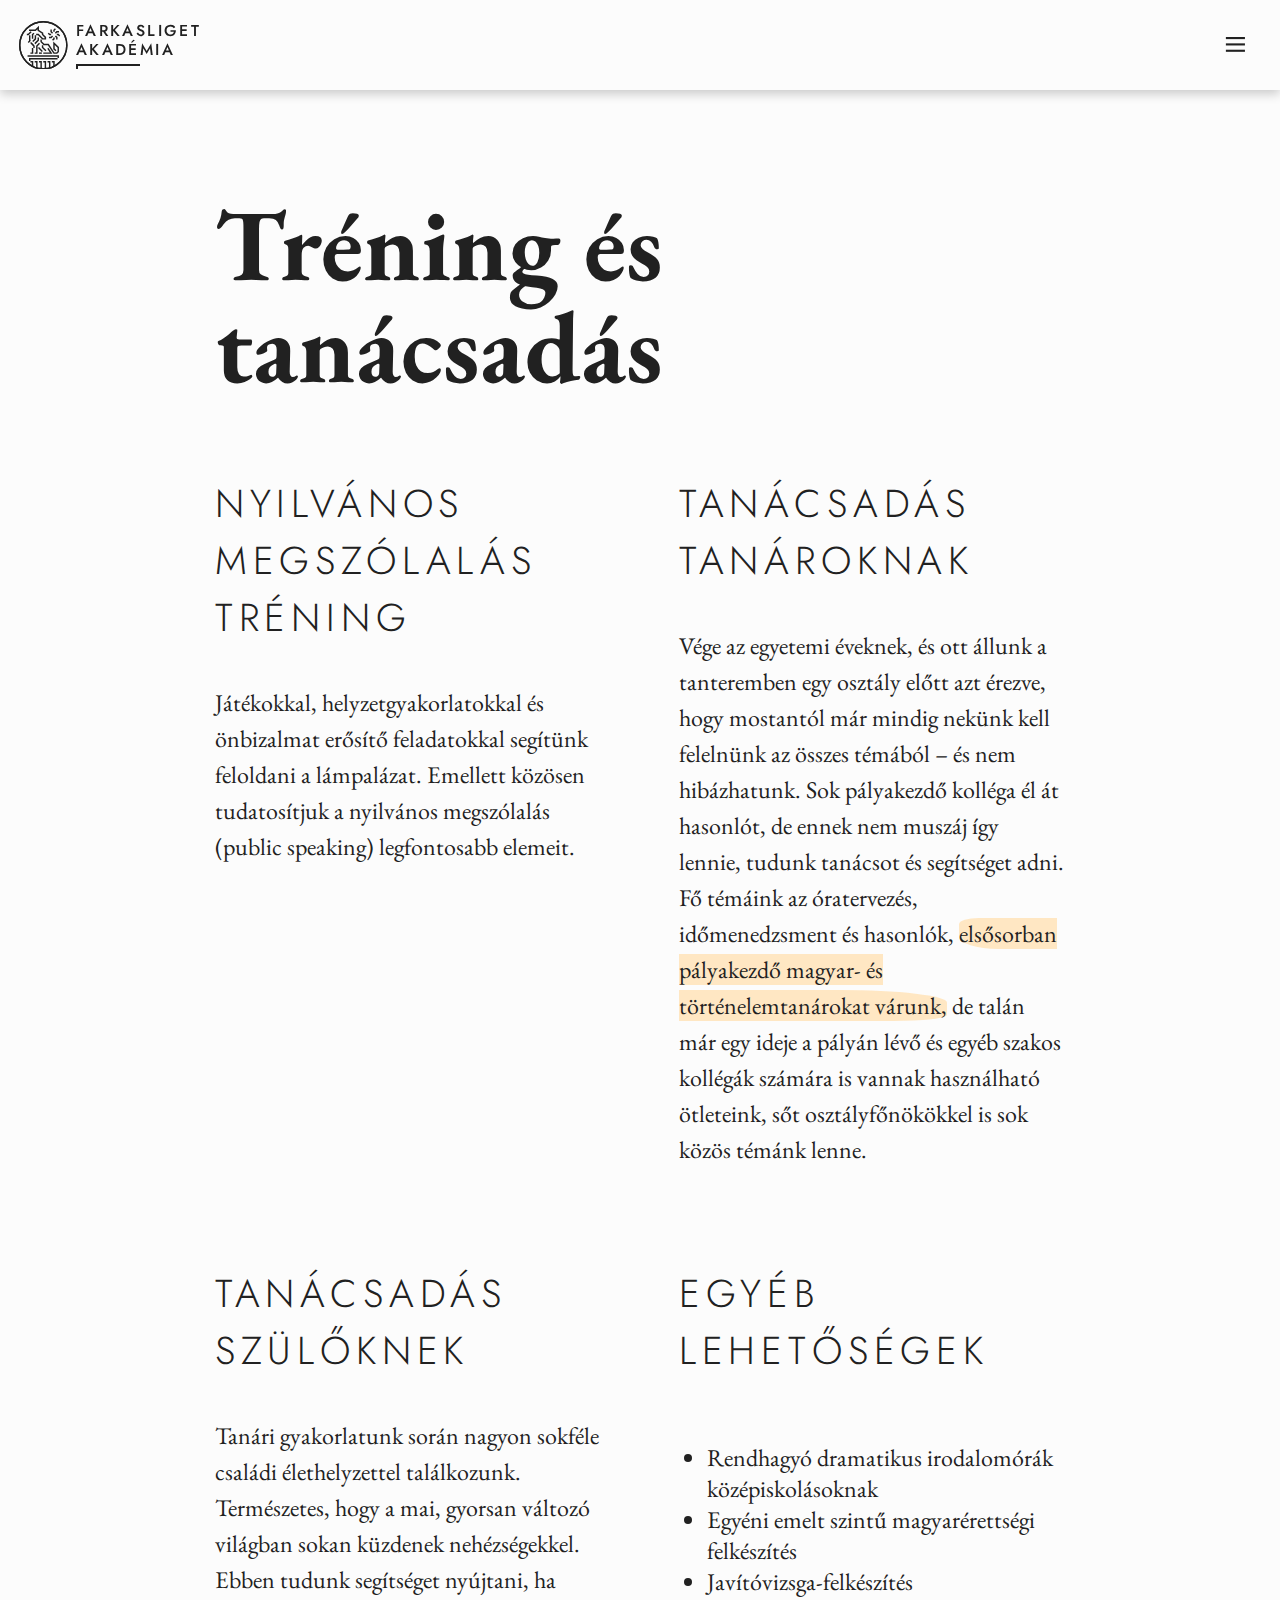
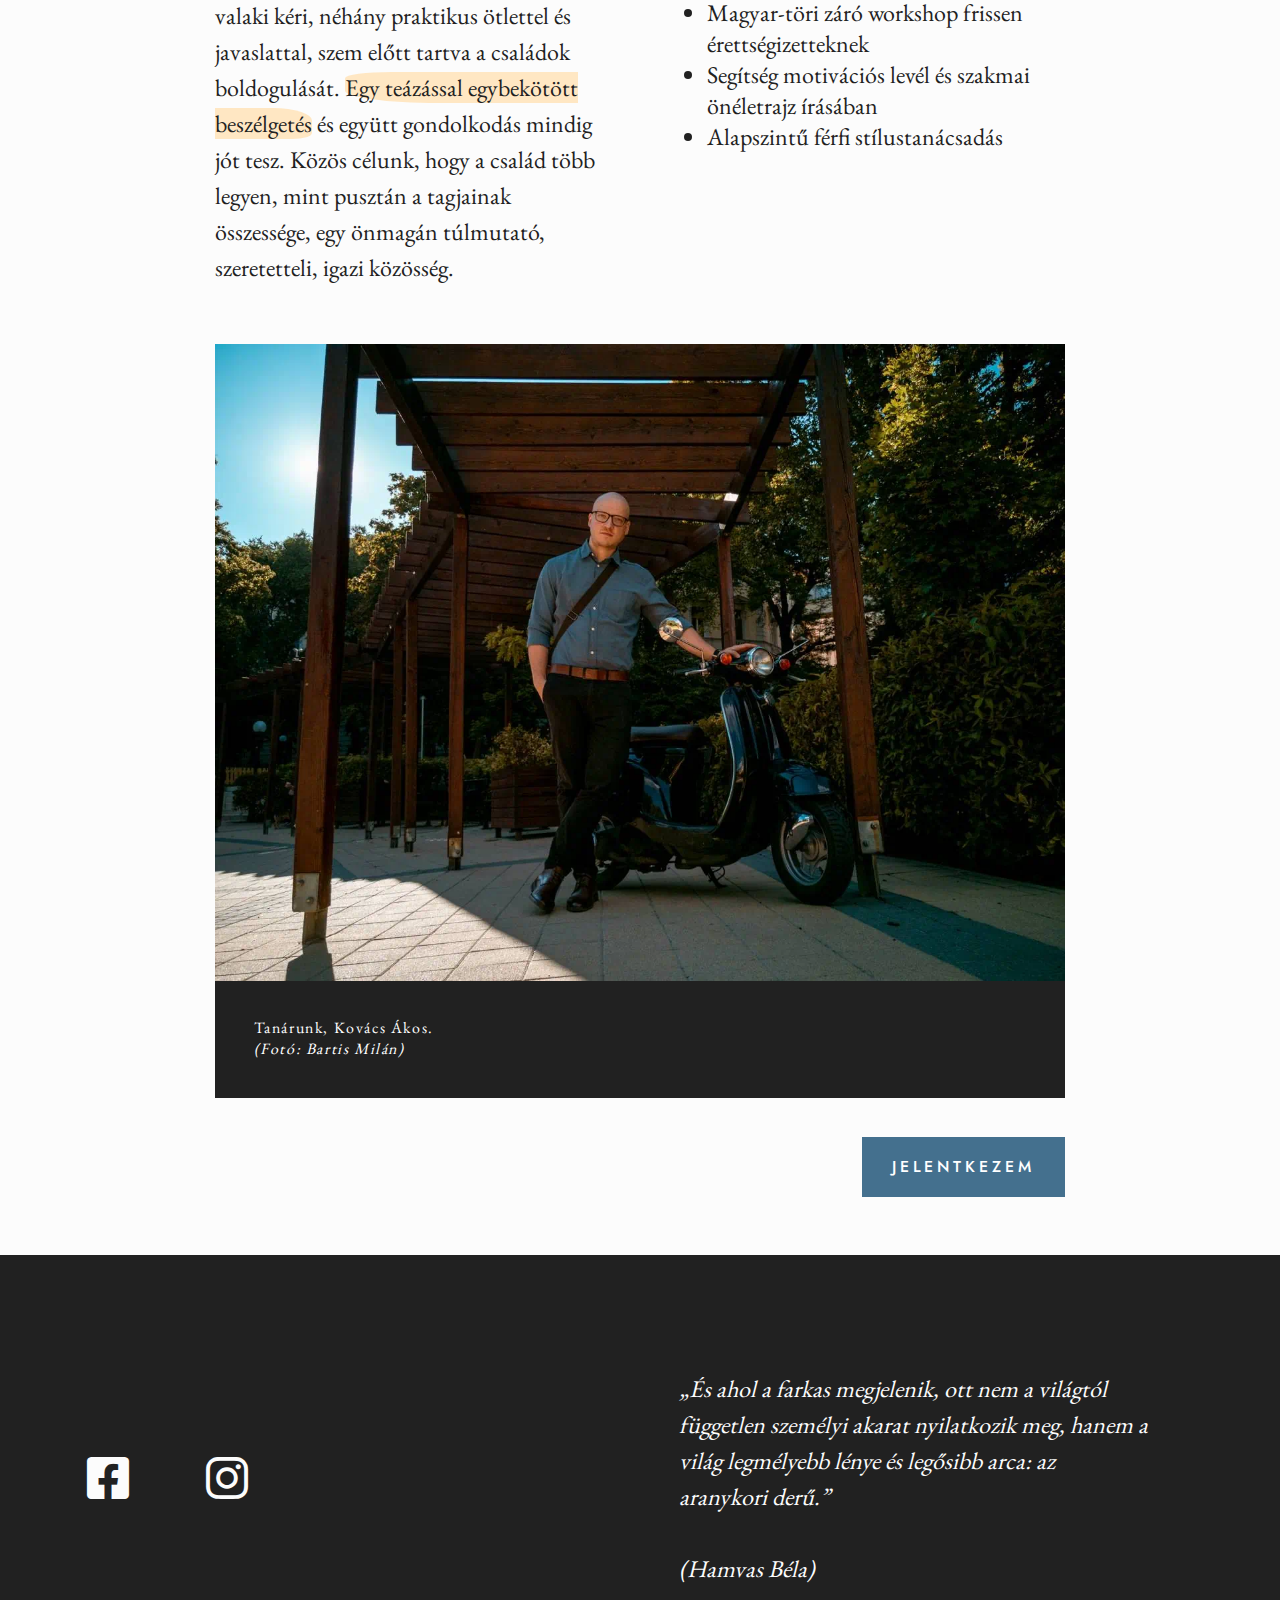
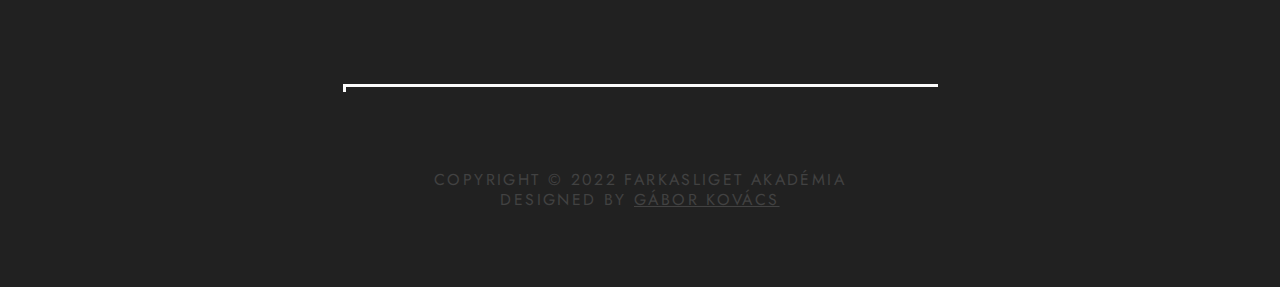
<file: trening.html>
<!DOCTYPE html>
<html lang="hu">
<head>
<title>Farkasliget Akadémia | Magyar nyelv és irodalom</title>

<meta name="description" content="Találj megbízható magántanárt, aki segít szerethetővé tenni a történelmet, a nyelvtant, az irodalmat, és akár a mindennapi érvényesülésben is támogat.">

<meta charset="UTF-8">
<meta name="viewport" content="width=device-width, initial-scale=1">

<!-- Farkasliget Akadémia CSS -->
<link rel="stylesheet" href="css/fla.css"/>

<!-- Font Awesome -->
<link rel="stylesheet" href="fontawesome/css/fontawesome.min.css">
<link href="fontawesome/css/brands.min.css" rel="stylesheet">

<link href="favicons/fla_favicon_16_black.png" rel="icon" type="image/png" media="(prefers-color-scheme: light)"/>
<link href="favicons/fla_favicon_32_black.png" rel="icon" type="image/png" media="(prefers-color-scheme: light)"/>
<link href="favicons/fla_favicon_64_black.png" rel="icon" type="image/png" media="(prefers-color-scheme: light)"/>
<link href="favicons/fla_favicon_128_black.png" rel="icon" type="image/png" media="(prefers-color-scheme: light)"/>
<link href="favicons/fla_favicon_192_black.png" rel="icon" type="image/png" media="(prefers-color-scheme: light)"/>
<link href="favicons/fla_favicon_256_black.png" rel="icon" type="image/png" media="(prefers-color-scheme: light)"/>

<link href="favicons/fla_favicon_16_white.png" rel="icon" type="image/png" media="(prefers-color-scheme: dark)"/>
<link href="favicons/fla_favicon_32_white.png" rel="icon" type="image/png" media="(prefers-color-scheme: dark)"/>
<link href="favicons/fla_favicon_64_white.png" rel="icon" type="image/png" media="(prefers-color-scheme: dark)"/>
<link href="favicons/fla_favicon_128_white.png" rel="icon" type="image/png" media="(prefers-color-scheme: dark)"/>
<link href="favicons/fla_favicon_192_white.png" rel="icon" type="image/png" media="(prefers-color-scheme: dark)"/>
<link href="favicons/fla_favicon_256_white.png" rel="icon" type="image/png" media="(prefers-color-scheme: dark)"/>

<!-- AOS -->
<link href="css/aos.css" rel="stylesheet">
<script src="js/aos.js"></script>

<!-- LAX -->
<script src="js/lax.js" ></script>

<!-- Google tag (gtag.js) -->
<script async src="https://www.googletagmanager.com/gtag/js?id=G-R5NYKEEFQD">
</script>
<script>
  window.dataLayer = window.dataLayer || [];
  function gtag(){dataLayer.push(arguments);}
  gtag('js', new Date());

  gtag('config', 'G-R5NYKEEFQD');
</script>

</head>

<body>
  <!-- Header & Nav -->
  <nav id="fla-header" class="my-fill-gap-element fla-header-show" data-scroll-lock-fill-gap>
    <button onclick="window.location.href='index.html#services'" type="button" name="home">
    <div id="lockup">
      <svg xmlns="http://www.w3.org/2000/svg" viewBox="0 0 272 272">
        <defs>
          <style>
            .a, .b {
              fill: none;
              stroke: #212121;
              stroke-miterlimit: 10;
              stroke-width: 8px;
            }

            .a {
              stroke-linecap: square;
            }
          </style>
        </defs>
        <title>⁯fla_logo</title>
        <g>
          <polyline class="a" points="76 252 76 228 68 228"/>
          <polyline class="a" points="196 252 196 228 188 228"/>
          <polyline class="a" points="172 260 172 228 164 228"/>
          <polyline class="a" points="148 264 148 228 140 228"/>
          <polyline class="a" points="124 264 124 228 116 228"/>
          <polyline class="a" points="100 260 100 228 92 228"/>
          <polyline class="a" points="52 196 220 196 220 204"/>
          <polyline class="a" points="60 220 60 212 212 212"/>
          <polyline class="a" points="204 164 196 156 196 124 220 148 220 172 212 180 196 180 164 132 140 132 124 116 124 108"/>
          <polyline class="b" points="68 60 52 76 44 76"/>
          <polyline class="b" points="60 108 60 112 52 120"/>
          <line class="a" x1="60" y1="108" x2="60" y2="84"/>
          <polyline class="a" points="76 132 84 140 84 148"/>
          <line class="a" x1="68" y1="124" x2="76" y2="132"/>
          <polyline class="a" points="68 180 76 180 76 156"/>
          <polyline class="a" points="92 180 100 180 100 140 112 128"/>
          <polyline class="a" points="164 156 180 180 140 180"/>
          <polyline class="a" points="132 140 132 148 148 164"/>
          <polyline class="a" points="60 52 92 52 108 36 108 52 132 68 132 76 148 92 148 100 132 100 108 76 100 76"/>
          <line class="a" x1="116" y1="180" x2="124" y2="180"/>
          <line class="a" x1="112" y1="152" x2="128" y2="168"/>
          <circle class="a" cx="136" cy="136" r="132"/>
          <circle class="a" cx="136" cy="136" r="132"/>
          <polyline class="b" points="76 100 76 76 84 68"/>
          <polyline class="a" points="92 124 108 108 108 96"/>
          <polyline class="a" points="92 84 92 100 80 112"/>
          <polyline class="b" points="180 76 172 76 164 68"/>
          <polyline class="b" points="212 76 220 76 228 84"/>
          <polyline class="b" points="196 60 196 52 204 44"/>
          <polyline class="b" points="196 92 196 100 188 108"/>
          <polyline class="b" points="204 68 212 60 224 60"/>
          <polyline class="b" points="188 84 180 92 168 92"/>
          <polyline class="b" points="204 84 212 92 212 104"/>
          <polyline class="b" points="188 68 180 60 180 48"/>
        </g>
      </svg>
      <div id="lockup-text">
        <h5>Farkasliget<br>Akadémia</h5>
        <div></div>
      </div>
    </div>
    </button>
    <svg onclick="toggleMenu()" xmlns="http://www.w3.org/2000/svg" viewBox="0 0 192 192" class="fla-hamburger-icon">
      <circle class="fla-round-button-bg" cx="96" cy="96" r="96"/>
      <path d="M64 72 128 72 128 72" class="fla-hamburger-icon-line-1"/>
      <path d="M128 96 64 96 64 96" class="fla-hamburger-icon-line-2"/>
      <path d="M64 120 128 120 128 120" class="fla-hamburger-icon-line-3"/>
    </svg>
    <div id="flaMenu" class="fla-menu-close">
      <div><a href="javascript:delay('magyar.html')" onclick="hideForm(); toggleMenu()" alt="Magyar nyelv és irodalom" class="fla-menubutton fla-was-button">Magyar nyelv és irodalom</a></div>
      <div><a href="javascript:delay('tortenelem.html')" onclick="hideForm(); toggleMenu()" alt="Történelem" class="fla-menubutton fla-was-button">Történelem</a></div>
      <div><a href="javascript:delay('trening.html')" onclick="hideForm(); toggleMenu()" alt="Tréning és tanácsadás" class="fla-menubutton fla-was-button">Tréning és tanácsadás</a></div>
      <div><a href="index.html#rolunk" onclick="hideForm(); toggleMenu()" alt="Rólunk mondták" class="fla-menubutton fla-was-button">Rólunk mondták</a></div>
      <div><a href="index.html#eredet" onclick="hideForm(); toggleMenu()" alt="Nevünk eredete" class="fla-menubutton fla-was-button">Nevünk eredete</a></div>
    </div>
  </nav>

  <!-- Content -->
  <main>

    <div id="trening" class="fla-productpage">
      <section class="fla-flex-2">
        <h2>Tréning és tanácsadás</h2>
        <article>
          <h3>Nyilvános megszólalás tréning</h3>
          <p>Játékokkal, helyzetgyakorlatokkal és önbizalmat erősítő feladatokkal segítünk feloldani a lámpalázat. Emellett közösen tudatosítjuk a nyilvános megszólalás (public speaking) legfontosabb elemeit.</p>
        </article>
        <article>
          <h3>Tanácsadás tanároknak</h3>
          <p>Vége az egyetemi éveknek, és ott állunk a tanteremben egy osztály előtt azt érezve, hogy mostantól már mindig nekünk kell felelnünk az összes témából – és nem hibázhatunk. Sok pályakezdő kolléga él át hasonlót, de ennek nem muszáj így lennie, tudunk tanácsot és segítséget adni. Fő témáink az óratervezés, időmenedzsment és hasonlók, <span class="fla-highlight">elsősorban pályakezdő magyar- és történelemtanárokat várunk,</span> de talán már egy ideje a pályán lévő és egyéb szakos kollégák számára is vannak használható ötleteink, sőt osztályfőnökökkel is sok közös témánk lenne.</p>
        </article>
        <article>
          <h3>Tanácsadás szülőknek</h3>
          <p>Tanári gyakorlatunk során nagyon sokféle családi élethelyzettel találkozunk. Természetes, hogy a mai, gyorsan változó világban sokan küzdenek nehézségekkel. Ebben tudunk segítséget nyújtani, ha valaki kéri, néhány praktikus ötlettel és javaslattal, szem előtt tartva a családok boldogulását. <span class="fla-highlight">Egy teázással egybekötött beszélgetés</span> és együtt gondolkodás mindig jót tesz. Közös célunk, hogy a család több legyen, mint pusztán a tagjainak összessége, egy önmagán túlmutató, szeretetteli, igazi közösség.</p>
        </article>
        <article>
          <h3>Egyéb lehetőségek</h3>
          <ul>
            <li>Rendhagyó dramatikus irodalomórák középiskolásoknak</li>
            <li>Egyéni emelt szintű magyarérettségi felkészítés</li>
            <li>Javítóvizsga-felkészítés</li>
            <li>Magyar-töri záró workshop frissen érettségizetteknek</li>
            <li>Segítség motivációs levél és szakmai önéletrajz írásában</li>
            <li>Alapszintű férfi stílustanácsadás</li>
          </ul>
        </article>
        <figure>
          <picture>
            <source type="image/webp"
              srcset="content/img/divat_1.webp 512w,
                      content/img/divat_125.webp 640w,
                      content/img/divat_25.webp 1280w,
                      content/img/divat_5.webp 2560w,
                      content/img/divat_10.webp 5120w"/>
            <img
              srcset="content/img/divat_1.jpg 512w,
                      content/img/divat_125.jpg 640w,
                      content/img/divat_25.jpg 1280w,
                      content/img/divat_5.jpg 2560w,
                      content/img/divat_10.jpg 5120w"
              src="content/img/divat_25.jpg"
              alt="Tanárunk, Kovács Ákos (Fotó: Bartis Milán)"
              loading="eager"/>
          </picture>
          <figcaption>Tanárunk, Kovács Ákos.<br><i>(Fotó: Bartis Milán)</i></figcaption>
        </figure>
        <div class="fla-buttons-container">
          <button onclick="showForm();" type="button" name="jelentkezem" class="fla-cta-button">Jelentkezem</button>
        </div>
      </section>
    </div>
    
    <!-- Footer -->
    <section id="footer" class="fla-flex-2 fla-divider-white">
      <article>
        <a href="https://www.facebook.com/profile.php?id=100088835924728" title="Facebook"><i class="fa-brands fa-facebook-square"></i></a>
        <a href="https://www.instagram.com/farkasliget.akademia/" title="Instagram"><i class="fa-brands fa-instagram"></i></a>
      </article>
      <article>
        <p><i>„És ahol a farkas megjelenik, ott nem a világtól független személyi akarat nyilatkozik meg, hanem a világ legmélyebb lénye és legősibb arca: az <span class="nowrap"> aranykori derű.”</span><br><br>(Hamvas Béla)</i></p>
      </article>
    </section>

    <div class="fla-copyright">
      <p>Copyright © 2022 Farkasliget Akadémia<br>Designed by <a href="https://www.behance.net/gabor_kovacs">Gábor Kovács</a></p>
    </div>

  </main>

  <!-- Form -->
  <form id="apply" class="fla-fullscreen-modal fla-productpage" accept-charset='UTF-8' action='https://app.formester.com/forms/0d8a5dbf-bb4b-4215-9078-88dc24c95b7e/submissions' method='POST'>
    <section class="fla-form">
      <h2>Hogyan segíthetünk?</h2>
      <article>
        <label class="fla-label">Magyar nyelv és irodalom</label>
        <div class="">
          <input type="hidden" name="_forma" alt="Ezt kérlek semmiképp ne töltsd ki!"/>
          <input name="magyar-felveteli" id="magyar-felveteli" type="checkbox" class="fla-check-box">
          <label for="magyar-felveteli" class="fla-check-label">Magyar középiskolai felvételi előkészítő</label>
        </div>
        <div class="">
          <input name="magyar-erettsegi" id="magyar-erettsegi" type="checkbox" class="fla-check-box">
          <label for="magyar-erettsegi" class="fla-check-label">Érettségi felkészítés magyarból</label>
        </div>
      </article>
      <article>
        <label class="fla-label">Történelem</label>
        <div class="">
          <input name="tori-erettsegi" id="tori-erettsegi" type="checkbox" class="fla-check-box">
          <label for="tori-erettsegi" class="fla-check-label">Érettségi felkészítés történelemből</label>
        </div>
        <div class="">
          <input name="kihelyezett-tori" id="kihelyezett-tori" type="checkbox" class="fla-check-box">
          <label for="kihelyezett-tori" class="fla-check-label">Kihelyezett történelemórák</label>
        </div>
      </article>
      <article>
        <label class="fla-label">Tréning és tanácsadás</label>
        <div>
          <input name="retorika" id="retorika" type="checkbox" class="fla-check-box">
          <label for="retorika" class="fla-check-label">Nyilvános megszólalás tréning</label>
        </div>
        <div>
          <input name="tanari-tanacsadas" id="tanari-tanacsadas" type="checkbox" class="fla-check-box">
          <label for="tanari-tanacsadas" class="fla-check-label">Tanácsadás tanároknak</label>
        </div>
        <div>
          <input name="szuloi-tanacsadas" id="szuloi-tanacsadas" type="checkbox" class="fla-check-box">
          <label for="szuloi-tanacsadas" class="fla-check-label">Tanácsadás szülőknek</label>
        </div>
        <div>
          <input name="egyeb" id="egyeb" type="checkbox" class="fla-check-box">
          <label for="egyeb" class="fla-check-label">Egyéb lehetőségek</label>
        </div>
      </article>
    </section>
    <section class="fla-name-email">
      <div class="grid-span-1">
        <label class="fla-label fla-label-required fla-label-nocontainer">Név</label>
        <input name="nev" class="fla-input" type="text" placeholder="Érdeklődő Vagyok" required pattern=".*\S.*">
      </div>
      <div class="grid-span-1">
        <label class="fla-label fla-label-required fla-label-nocontainer grid-span-1">E-mail</label>
        <input name="email" class="fla-input" type="email" placeholder="erdeklodo.vagyok@email.hu" required="">
      </div>
    </section>
    <section class="fla-form fla-message">
      <label class="fla-label fla-label-nocontainer">Üzensz valamit?</label>
      <textarea name="megjegyzes" rows="8" class="fla-textbox" placeholder="Elmondanám néhány szóban, hogy..."></textarea>
      <div class="fla-privacy-container">
        <label for="adatkezeles" class="fla-label fla-label-required">Elfogadom az <a href="adatkezeles.html" target="_blank">Adatkezelési tájékoztatót.</a></label>
        <input name="adatkezeles" id="adatkezeles" type="checkbox" class="fla-check-box-data" required>
      </div>
      <div class="fla-buttons-container">
        <div>
          <button onclick="history.back()" class="fla-button fla-back-button" type="button" name="vissza">Vissza</button>
        </div>
        <div>
          <button class="fla-cta-button" type="submit" name="küldés" [disabled]="!apply.valid">Küldés</button>
        </div>
      </div>
    </section>
  </form>

  <!-- scroll-lock by FL3NKEY -->
  <script src="js/scroll-lock.min.js"></script>

  <script src="js/fla-nav.js"></script>

</body>
</html>
</file>
<file: css/fla.css>
/* FONTS */

/* jost-300 - latin-ext_latin */
@font-face {
  font-family: 'Jost';
  font-style: normal;
  font-weight: 300;
  src: url('../fonts/jost-v14-latin-ext_latin-300.eot'); /* IE9 Compat Modes */
  src: local(''),
       url('../fonts/jost-v14-latin-ext_latin-300.eot?#iefix') format('embedded-opentype'), /* IE6-IE8 */
       url('../fonts/jost-v14-latin-ext_latin-300.woff2') format('woff2'), /* Super Modern Browsers */
       url('../fonts/jost-v14-latin-ext_latin-300.woff') format('woff'), /* Modern Browsers */
       url('../fonts/jost-v14-latin-ext_latin-300.ttf') format('truetype'), /* Safari, Android, iOS */
       url('../fonts/jost-v14-latin-ext_latin-300.svg#Jost') format('svg'); /* Legacy iOS */
}
/* jost-500 - latin-ext_latin */
@font-face {
  font-family: 'Jost';
  font-style: normal;
  font-weight: 500;
  src: url('../fonts/jost-v14-latin-ext_latin-500.eot'); /* IE9 Compat Modes */
  src: local(''),
       url('../fonts/jost-v14-latin-ext_latin-500.eot?#iefix') format('embedded-opentype'), /* IE6-IE8 */
       url('../fonts/jost-v14-latin-ext_latin-500.woff2') format('woff2'), /* Super Modern Browsers */
       url('../fonts/jost-v14-latin-ext_latin-500.woff') format('woff'), /* Modern Browsers */
       url('../fonts/jost-v14-latin-ext_latin-500.ttf') format('truetype'), /* Safari, Android, iOS */
       url('../fonts/jost-v14-latin-ext_latin-500.svg#Jost') format('svg'); /* Legacy iOS */
}
/* jost-regular - latin-ext_latin */
@font-face {
  font-family: 'Jost';
  font-style: normal;
  font-weight: 400;
  src: url('../fonts/jost-v14-latin-ext_latin-regular.eot'); /* IE9 Compat Modes */
  src: local(''),
       url('../fonts/jost-v14-latin-ext_latin-regular.eot?#iefix') format('embedded-opentype'), /* IE6-IE8 */
       url('../fonts/jost-v14-latin-ext_latin-regular.woff2') format('woff2'), /* Super Modern Browsers */
       url('../fonts/jost-v14-latin-ext_latin-regular.woff') format('woff'), /* Modern Browsers */
       url('../fonts/jost-v14-latin-ext_latin-regular.ttf') format('truetype'), /* Safari, Android, iOS */
       url('../fonts/jost-v14-latin-ext_latin-regular.svg#Jost') format('svg'); /* Legacy iOS */
}
/* jost-900 - latin-ext_latin */
@font-face {
  font-family: 'Jost';
  font-style: normal;
  font-weight: 900;
  src: url('../fonts/jost-v14-latin-ext_latin-900.eot'); /* IE9 Compat Modes */
  src: local(''),
       url('../fonts/jost-v14-latin-ext_latin-900.eot?#iefix') format('embedded-opentype'), /* IE6-IE8 */
       url('../fonts/jost-v14-latin-ext_latin-900.woff2') format('woff2'), /* Super Modern Browsers */
       url('../fonts/jost-v14-latin-ext_latin-900.woff') format('woff'), /* Modern Browsers */
       url('../fonts/jost-v14-latin-ext_latin-900.ttf') format('truetype'), /* Safari, Android, iOS */
       url('../fonts/jost-v14-latin-ext_latin-900.svg#Jost') format('svg'); /* Legacy iOS */
}

/* eb-garamond-regular - latin-ext_latin */
@font-face {
  font-family: 'EB Garamond';
  font-style: normal;
  font-weight: 400;
  src: url('../fonts/eb-garamond-v26-latin-ext_latin-regular.eot'); /* IE9 Compat Modes */
  src: local(''),
       url('../fonts/eb-garamond-v26-latin-ext_latin-regular.eot?#iefix') format('embedded-opentype'), /* IE6-IE8 */
       url('../fonts/eb-garamond-v26-latin-ext_latin-regular.woff2') format('woff2'), /* Super Modern Browsers */
       url('../fonts/eb-garamond-v26-latin-ext_latin-regular.woff') format('woff'), /* Modern Browsers */
       url('../fonts/eb-garamond-v26-latin-ext_latin-regular.ttf') format('truetype'), /* Safari, Android, iOS */
       url('../fonts/eb-garamond-v26-latin-ext_latin-regular.svg#EBGaramond') format('svg'); /* Legacy iOS */
}
/* eb-garamond-700 - latin-ext_latin */
@font-face {
  font-family: 'EB Garamond';
  font-style: normal;
  font-weight: 700;
  src: url('../fonts/eb-garamond-v26-latin-ext_latin-700.eot'); /* IE9 Compat Modes */
  src: local(''),
       url('../fonts/eb-garamond-v26-latin-ext_latin-700.eot?#iefix') format('embedded-opentype'), /* IE6-IE8 */
       url('../fonts/eb-garamond-v26-latin-ext_latin-700.woff2') format('woff2'), /* Super Modern Browsers */
       url('../fonts/eb-garamond-v26-latin-ext_latin-700.woff') format('woff'), /* Modern Browsers */
       url('../fonts/eb-garamond-v26-latin-ext_latin-700.ttf') format('truetype'), /* Safari, Android, iOS */
       url('../fonts/eb-garamond-v26-latin-ext_latin-700.svg#EBGaramond') format('svg'); /* Legacy iOS */
}

/* VARIABLES */

:root {
  --ff-sans: "Jost", sans-serif;;
  --ff-serif: "EB Garamond", serif;

  --fontsize-body: max(1.5rem, calc(0.4rem + 1vw));
  --fontsize-subheading: calc(1.618 * var(--fontsize-body));
  --fontsize-heading: calc(1.618 * 1.618 * var(--fontsize-subheading));
  --fontsize-xl: max(2rem, calc(1.5rem + 6.5vw));

  --spacing: var(--fontsize-subheading);

  --color-black: #212121;
  --color-grey: #424242;
  --color-sand: #ffe7c3;
  --color-blue: #44708e;
  --color-lightblue: #7aadd2;
  --color-white: #fcfcfc;
  --color-red: #F44336;
  --color-green: #4CAF50;
}

/* BASIC LAYOUT */

::selection {
  background: var(--color-blue);
  color: var(--color-white);
}

#koszonjuk *::selection {
  background: var(--color-white);
  color: var(--color-black);
}

.fla-highlight {
  background-color: var(--color-sand);
  border-radius: 20% 40%;
}

.fla-highlight-white {
  background-color: var(--color-white);
  border-radius: 20% 40%;
}

.nowrap {
    white-space: nowrap;
}

* {
  box-sizing: border-box;
}

html {
  scroll-behavior: smooth;
  background-color: var(--color-white);
}

body,
h1,
h2,
h3,
h4,
h5,
p,
q {
  margin: 0;
  padding: 0;
}

body {
  color: var(--color-black);
  font-family: var(--ff-serif);
  min-height: 100vh;
  scroll-behavior: smooth;
}

section {
  background-color: var(--color-white);
  display: flex;
  flex-wrap: wrap;
  justify-content: center;
  padding-inline: calc(10vw - 5rem);
  scroll-margin-top: calc(max(3rem, calc(1.25 * var(--spacing))) + var(--spacing));
}

.fla-section-paddingtop {
  padding-top: calc(4 * var(--spacing));
  scroll-margin-top: calc(max(3rem, calc(1.25 * var(--spacing))) - calc(2 * var(--spacing)));
}

.fla-section-paddingbottom {
  padding-bottom: calc(4 * var(--spacing));
}


article {
  align-items: center;
  justify-content: flex-start;
  display: flex;
  flex: 1 50%;
  flex-direction: column;
  padding-bottom: calc(1.5 * var(--spacing));
}

#rolunk > article:first-child {
  background-color: var(--color-black); color: var(--color-white); flex-direction: column; width: 50%; justify-content: space-between;
}

#rolunk > article:first-child > h3 {
  padding-top: var(--spacing);
}

img,
picture,
video,
iframe {
  max-inline-size: 100%;
  block-size: auto;
}

#eredet > article > picture {
  margin: var(--spacing);
  width: 75%;
}

p {
  font-size: var(--fontsize-body);
  line-height: calc(1.5 * var(--fontsize-body));
  margin: 0 var(--spacing);
}

ul {
  font-size: var(--fontsize-body);
  margin-left: calc(1 * var(--spacing));
  padding-inline: calc(var(--fontsize-body) + 0.25rem);
}


h3, h4, h5 {
  font-family: var(--ff-sans);
  font-weight: 500;
  letter-spacing: 0.15em;
  text-transform: uppercase;
}

h5 {
  font-size: calc(0.66 * var(--fontsize-body));
  margin: calc(0.3 * var(--spacing)) var(--spacing) calc(0.3 * var(--spacing)) var(--spacing);
}

h4 {
  font-size: var(--fontsize-body);
  margin: calc(0.3 * var(--spacing)) var(--spacing) calc(0.3 * var(--spacing)) var(--spacing);
}

h3 {
  font-size: var(--fontsize-subheading);
  font-weight: 300;
  margin: var(--fontsize-subheading) var(--spacing);
}

#eredet > article > div > h3 {
  text-align: center;
}

#eredet > article > div > p {
  max-width: calc(26  * var(--spacing));
}

h2 {
  display: inline-block;
  font-size: var(--fontsize-heading);
  line-height: 100%;
  margin: var(--fontsize-subheading) var(--spacing);
  text-align: left;
  width: 100%;
}

h1 {
  display: inline-block;
  font-size: var(--fontsize-xl);
  line-height: 75%;
  margin: 0;
  text-align: center;
  transform-origin: bottom;
  width: 100%;
}

figure {
  margin: 0 var(--spacing);
  position: relative;
  width: 100%;
}

figcaption {
  background-color: var(--color-black);
  color: white;
  font-size: var(--fontsize-body);
  letter-spacing: 0.1rem;
  margin-top: -0.5rem;
  padding: var(--spacing);
}

a:link {
  color: var(--color-blue);
}

a:visited {
  color: var(--color-grey);
}

/* UTILITY CLASSES */

.fla-center {
  text-align: center;
}

.fla-left {
  text-align: left;
  align-items: flex-start;
}

.fla-flex-2 > article > p {
  min-width: 15em;
}

.fla-benefits-card, .fla-product-card {
  flex: 0 1 100%;
  margin: calc(0.5 * var(--spacing));
}

.fla-benefits-card {
  max-width: calc(10 * var(--spacing));
  padding-bottom: 0;
}

.fla-product-card {
  max-width: calc(9 * var(--spacing));
  padding-bottom: 0;
}

.fla-product-card > img {
  width: calc(4 * var(--spacing));
}

.fla-product-card > p {
  margin-bottom: calc(0.5 * var(--spacing));
}

.fla-form > article {
  align-content: flex-start;
  flex: 1;
  flex-direction: row;
  padding-bottom: 0;
  flex-wrap: wrap;
  margin-left: var(--spacing);
}

.fla-form > article > label {
  flex: 1 100%;
}

.fla-form > article > div {
  font-family: var(--ff-sans);
}

.fla-form > article > div {
  margin: 0;
}

.fla-productpage > section {
  padding-inline: calc(20vw - 5rem);
}

.fla-productpage > section:first-child {
  padding-top: calc(4 * var(--spacing));
}

.fla-productpage > section > article {
  align-items: flex-start;
  /*padding-bottom:0;*/
}

.fla-productpage > section > figure > img {
  width: 100%;
}

.fla-productpage > section > button {
  margin-block: calc(3*var(--fontsize-body));
}

.fla-divider::after, .fla-divider-white::after {
  content: "";
  display: inline-block;
  height: max(0.3rem, calc(0.10 * var(--spacing)));
  width: 50%;
}

.fla-divider::after {
  border-top: solid calc(0.125 * var(--fontsize-body)) var(--color-black);
  border-left: solid calc(0.125 * var(--fontsize-body)) var(--color-black);
  margin: calc(4 * var(--spacing));
}

.fla-divider-white::after {
  border-top: solid calc(0.125 * var(--fontsize-body)) var(--color-white);
  border-left: solid calc(0.125 * var(--fontsize-body)) var(--color-white);
  margin: calc(1 * var(--spacing));
}

.fla-buttons-container {
  align-items: center;
  display: flex;
  flex-direction: row;
  flex-wrap: wrap;
  justify-content: flex-end;
  margin: var(--spacing);
  width: 100%;
}

#eredet > .fla-buttons-container {
  justify-content: center; margin-top: calc(-2 * var(--spacing));
}

.fla-buttons-container > div {
  align-items: center;
  display: flex;
  flex: 1 50%;
}

.fla-buttons-container > div:nth-of-type(1) {
  justify-content: flex-start;
}

.fla-buttons-container > div:nth-of-type(2) {
  justify-content: flex-end;
}

.fla-product-page > figure {
  width: 100%;
}

.fla-fullscreen-modal {
  background-color: var(--color-white);
  position: fixed;
  top: 0;
  transform: scale(0.95);
  left:0;
  height: 100%;
  width: 100%;
  visibility: hidden;
  z-index: 2;
  opacity: 0;
  /*transition: opacity 0.2s ease-out, transform 0.2s ease-in, visibility 0.2s ease-out;*/
  overflow-y: auto;
  transform-origin: 50% 25%;
  will-change: transform, opacity;
}

.show {
  transform: scale(1);
  transition: opacity 0.2s ease-in, transform 0.2s ease-out, visibility 0.2s ease-in;
  transform-origin: bottom;
  visibility: visible;
  opacity: 1;
}

.fla-fullscreen-modal > section > figure {
  visibility: hidden;
}

.fla-fullscreen-modal.show > section > figure {
  visibility: visible;
}

.fla-gradient {
  background: linear-gradient(var(--color-white), var(--color-sand));
}

#fla-hero-bg {
  background-repeat: no-repeat;
  background-position: center;
  height: 100vh;
  width: 100vw;
  opacity: 1;
  position: fixed;
  top:0;
  transition: opacity 0.4s ease-in;
  visibility: visible;
  z-index: -1;
}

#hero {
  background-color: transparent;
  display: grid;
  height: 100vh;
  place-items: center;
  position: fixed;
  text-align: center;
  user-select: none;
  width: 100%; top: 0;
}

#fla-hero-button {
  margin-top: 0.5rem;
  padding: calc(0.75 * max(1rem, var(--fontsize-body))) calc(1.25 * max(1rem, var(--fontsize-body)));
  transform-origin: top;
}

#wolf {
  background-color: transparent;
  margin-top: max(calc(14 * var(--fontsize-heading)), 120vh);
  user-select: none;
}

#wolf > article {
  padding-bottom:0;
}

#wolf > article > img {
  width: calc(132px + 5vw);
  z-index: 1;
}

#wolf > article img:nth-child(2) {
  height: 100vh;
  margin-top: -1px;
  transform-origin: bottom;
}

/* BUTTONS */

button, .fla-was-button, .fla-was-button:link, .fla-was-button:visited {
  background-color: transparent;
  background-position: center;
  border: none;
  color: var(--color-black);
  cursor: pointer;
  display: inline-block;
  font-family: var(--ff-sans);
  font-size: calc(0.66 * var(--fontsize-body));
  font-weight: 500;
  letter-spacing: 0.25em;
  line-height: var(--fontsize-body);
  overflow: hidden;
  position: relative;
  text-align: center;
  text-decoration: none;
  text-transform: uppercase;
  transition: background 0.4s;
  user-select: none;
  vertical-align: middle;
  white-space: nowrap;
}

button[name="home"] {
  text-align: left;
  padding: 0;
}

button[name="down"] {
  position: fixed;
  bottom: calc(2* var(--fontsize-body));
  transform-origin: top;
  border-radius: 100%;
  padding: 0px;
}

button[name="down"] > img {
  height: max(2.5rem, calc(0.5 * var(--fontsize-heading)));
  animation: 800ms infinite alternate ease-in-out pulse;
}

@keyframes pulse {
  from {
    opacity: 50%;
  }
  to {
    opacity: 100%;
  }
}

/* hamburger */

.fla-round-button-bg {
  fill: transparent;
  stroke-width: 0;
  transition: fill 0.2s ease-out;
}

.fla-round-button-bg:active {
  fill: var(--color-sand);
}

.fla-hamburger-icon {
  border: 0;
  cursor: pointer;
  fill: none;
  height: max(2.5rem, calc(0.5 * var(--fontsize-heading)));
  margin: calc(0.5 * var(--spacing));
  stroke: var(--color-black);
  stroke-linecap: square;
  stroke-miterlimit: 10;
  stroke-width: max(8px, calc(0.0 * var(--spacing)));
  width: max(2.5rem, calc(0.5 * var(--fontsize-heading)));
}

.fla-hamburger-icon-line-1 {
  d:path("M64 72 128 72 128 72");
}

.fla-hamburger-icon-line-2 {
  d:path("M128 96 64 96 64 96");
  transition-delay: 0.1s;
}

.fla-hamburger-icon-line-3 {
  d:path("M64 120 128 120 128 120");
  transition-delay: 0.2s;
}

.fla-round-button-bg-active ~ .fla-hamburger-icon-line-1 {
  d:path("M64 72 128 72 128 80");
}

.fla-round-button-bg-active ~ .fla-hamburger-icon-line-2 {
  d:path("M128 96 64 96 64 104");
}

.fla-round-button-bg-active ~ .fla-hamburger-icon-line-3 {
  d:path("M64 120 128 120 128 128");
}

.fla-hamburger-icon-line-1, .fla-hamburger-icon-line-2, .fla-hamburger-icon-line-3 {
  pointer-events: none;
  transition-duration: 0.2s;
  transition-timing-function: ease-in-out;
}

/* hero, cta, generic */

.fla-button, .fla-cta-button {
  margin-bottom: calc(0.5 * var(--spacing));
  padding: calc(0.75 * max(1rem, var(--fontsize-body))) calc(1.25 * max(1rem, var(--fontsize-body)));
}

.fla-button, .fla-button:link, .fla-button:visited {
  background-color: var(--color-black);
  color: var(--color-white);
}

.fla-cta-button, .fla-hero-button {
  background-color: var(--color-blue);
  color: white;
}

.fla-cta-button::after, .fla-button::after, .fla-hero-button::after {
  animation: ripple 1s;
  background-color: var(--color-white);
  background-color: rgba(255, 255, 255, 0.3);
  border-radius: 50%;
  content: "";
  display: none;
  height: 100px;
  left: 50%;
  margin-left: -50px;
  margin-top: -50px;
  opacity: 0;
  position: absolute;
  top: 50%;
  width: 100px;
}

.fla-cta-button:focus:not(:active)::after, .fla-hero-button:focus:not(:active)::after, .fla-button:focus:not(:active)::after {
  display: block;
}

@keyframes ripple {
  from {
    opacity: 1;
    transform: scale(0);
  }
  to {
    opacity: 0;
    transform: scale(10);
  }
}

/* menu buttons */

.fla-menubutton {
  margin-left: var(--spacing);
  text-align: left;
  white-space: normal;
  color: var(--color-black);
}

.fla-menubutton::after {
  border-top: solid max(2px, calc(0.05 * var(--spacing))) var(--color-black);
  border-left: solid max(2px, calc(0.05 * var(--spacing))) var(--color-black);
  content: "";
  display: block;
  height: max(0.15rem, calc(0.05 * var(--spacing)));
  margin-bottom: calc(0.25 * var(--spacing));
  margin-top: calc(0.125 * var(--spacing));
  opacity: 0;
  width: 0;
  transition: opacity 0.1s ease-in-out, width 0.2s ease-in-out;
  transition-delay: 0.1s;
}

/* HEADER AND NAVIGATION */

nav {
  align-items: center;
  background-color: var(--color-white);
  box-shadow: 0 4px 10px 0 rgba(0,0,0,0.2);
  display: flex;
  flex-wrap: wrap;
  justify-content: space-between;
  opacity: 0;
  position: fixed;
  transition: height 0.4s ease-out, opacity 0.4s ease-out, transform 0.4s ease-out;
  transform: translateY(-8rem);
  width: 100%;
  z-index: 3;
  will-change: transform;
}

/*nav::before {
  content: "";
  position: absolute;
  top: 0;
  left: 0;
  width: 100%;
  height: 100%;
  background: linear-gradient(0deg, var(--color-sand), var(--color-white));
  transition: opacity 2s;
  opacity: 0;
  z-index: -1;
  will-change: opacity;
}*/

.fla-header-fullscreen::before {
  opacity: 1;
}

.fla-header-show {
  opacity: 1;
  transform: translateY(0);
}

#fla-header {
  position: fixed;
  top: 0;
}

#lockup {
  align-items: center;
  display: flex;
  margin: calc(0.5 * var(--spacing));
}

#lockup > svg {
  margin-right: max(0.5rem, calc(0.15rem + 0.25vw));
  width: max(3rem, calc(1.25 * var(--spacing)));
}

#lockup-text {
  display: flex;
  flex-direction: column;
  justify-content: center;
}

#lockup-text > h5 {
  font-weight: 500;
  line-height: 125%;
  margin: 0;
}

button > #lockup > svg ~ div > div {
  border-left: max(2px, calc(0.05 * var(--spacing))) solid var(--color-black);
  border-top: max(2px, calc(0.05 * var(--spacing))) solid var(--color-black);
  height: max(0.3rem, calc(0.10 * var(--spacing)));
  margin-top: max(0.25rem, calc(0.15rem + 0.1vw));
  transition: width 0.2s ease-in-out;
  width: max(4rem, calc(1.5 * var(--spacing)));
}

#flaMenu {
  list-style-type: none;
  margin: 0;
  padding: 0;
  text-align: left;
  width: 100%;
}

#flaMenu > div:first-child {
  margin-top: var(--spacing);
}

.fla-menu-close {
  height: 0;
  transition: height 0.2s ease-out;
}

.fla-menu-open {
  height: calc(13 * var(--fontsize-body));
  transition: height 0.2s ease-in;
}

.fla-menu-close > div {
  opacity: 0;
  pointer-events: none;
  transition: opacity 0.1s ease-out;
}

.fla-menu-open > div {
  opacity: 1;
  transition: opacity 0.2s ease-in-out;
}

.fla-menu-open > div:nth-child(2) {
  transition-delay: 0.05s;
}

.fla-menu-open > div:nth-child(3) {
  transition-delay: 0.1s;
}

.fla-menu-open > div:nth-child(4) {
  transition-delay: 0.125s;
}

.fla-menu-open > div:nth-child(5) {
  transition-delay: 0.137s;
}

.fla-menu-open > div:nth-child(6) {
  transition-delay: 0.142s;
}

/* HERO */

.fla-reveal {
  animation: header-reveal 0.8s ease-in 0.4s;
  animation-fill-mode: forwards;
  opacity: 0;
  visibility: hidden;
}

@keyframes header-reveal {
  from{opacity: 0; visibility: visible;}
  to{opacity: 1; visibility: visible;}
}

.fla-hero-hide {
  pointer-events: none;
}

/* BENEFITS */

.fla-list-decor-1, .fla-list-decor-2, .fla-list-decor-3 {
  z-index: 0;
}

.fla-list-decor-1::before, .fla-list-decor-2::before, .fla-list-decor-3::before {
  color: var(--color-sand);
  font-family: var(--ff-sans);
  font-size: calc(1 * max(12rem, calc(12rem + 6vw)));
  font-weight: 900;
  margin: calc(-1 * var(--spacing)) var(--spacing) 0 calc(3 * var(--spacing));
  position: absolute;
  z-index: -1;
}

.fla-list-decor-1::before {
  content: "1";
}

.fla-list-decor-2::before {
  content: "2";
}

.fla-list-decor-3::before {
  content: "3";
}

/* TESTIMONIALS */

.fla-testimonials {
  display: flex;
  padding: 0;
}

.fla-testimonials > article {
  align-items: center;
  display: flex;
  flex: 1 50%;
  flex-direction: column;
}

.fla-heroimg {
  background-color: var(--color-black);
  display: block;
  padding-bottom: 0;
  /*height: clamp(75vh, 75vw, 90vh);
  min-height: 400px;*/
}

.fla-heroimg > picture, .fla-heroimg > picture > img {
  height: 100%;
  object-fit: cover;
  object-position: right top;
  width: 100%;
}

.swiper {
  width: 100%;
  --swiper-theme-color: var(--color-white);

  --swiper-navigation-size: calc(1 * var(--spacing));
  --swiper-navigation-color: var(--swiper-theme-color);

  --swiper-pagination-color: var(--swiper-theme-color);
  --swiper-pagination-bullet-horizontal-gap: calc(0.5 * var(--fontsize-body));
  --swiper-pagination-bullet-vertical-gap: calc(0.5 * var(--fontsize-body));
  --swiper-pagination-bullet-size: calc(0.5 * var(--fontsize-body));
  --swiper-pagination-bullet-width: calc(0.5 * var(--fontsize-body));
  --swiper-pagination-bullet-height: calc(0.5 * var(--fontsize-body));
  --swiper-pagination-bullet-opacity: 1;
  --swiper-pagination-bullet-inactive-color: var(--color-white);
  --swiper-pagination-bullet-inactive-opacity: 0.25;

  --swiper-preloader-color: var(--color-black);
  --swiper-virtual-size: 80px;
}

.swiper-button-next {
  margin-right: calc(0.5 * var(--spacing));
  opacity: 0.25;
}

.swiper-button-prev {
  margin-left: calc(0.5 * var(--spacing));
  opacity: 0.25;
}

.swiper-pagination-bullet, .swiper-button-next, .swiper-button-prev {
  transition: opacity 0.2s ease-in-out;
}

.swiper {
  z-index: 0;
}

.swiper-slide {
  align-items: center;
  background-color: var(--color-black);
  color: white;
  display: flex;
  flex-direction: column;
  justify-content: flex-end;
  min-height: 200px;
}

.swiper-slide > p {
  margin: calc(3 * var(--spacing));
  min-width: 300px;
  text-align: center;
  width: 75%;
}

.swiper-slide > div {
  margin-bottom: calc(2 * var(--spacing));
  margin-inline: calc(2 * var(--spacing));
  margin-top: calc(0.5 * var(--spacing));
}

.swiper-slide > div > img {
  height: 100%;
  object-fit: contain;
  width: 100%;
}

/* ORIGIN */

/* FORM */

.fla-form:nth-child(2) {
  justify-content: flex-end;
  padding-top: 0;
}

.grid-span-1 {
  grid-column: span 1;
}

form > article > div > label {
  margin: 0;
}

.fla-label {
  margin-top: var(--spacing);
  font-family: var(--ff-sans);
  text-transform: uppercase;
  letter-spacing: 0.15em;
  text-align: left;
  white-space: nowrap;
}

.fla-input, .fla-textbox {
  padding: 0.5rem;
  display: block;
  font-weight: 400;
  border: none;
  background-color: #eee;
  transition: background-color 0.2s ease-in;
  margin: calc(0.25 * var(--spacing)) var(--spacing);
}

.fla-textbox {
  resize: none;
  user-select: all;
}

.fla-textbox::selection, .fla-input::selection {
  background-color: var(--color-white);
}

.fla-input:focus, .fla-textbox:focus {
  outline: none;
  background-color: var(--color-sand);
}

input:not(:focus):not(:placeholder-shown):invalid {
  border-right: var(--color-red) solid 1rem;
}

input:not(:focus):valid {
  border-right: var(--color-green) solid 1rem;
}

.fla-check {
  align-items: center;
  display: flex;
  flex-direction: column;
  flex: 1;
  font-weight: 400;
  justify-content: center;
  margin: var(--fontsize-subheading) calc(var(--spacing) + 0.5rem) calc(0.5 * var(--spacing)) calc(var(--spacing) + 0.5rem);
  font-family: var(--ff-sans);
}

.fla-check-label {
  background-color: #eee;
  border-radius: 2rem;
  color: var(--color-grey);
  display: inline-block;
  padding: 0.25rem 0.75rem 0.25rem 0.75rem;
  text-align: center;
  transition: 0.2s ease-in-out;
  user-select: none;
  margin-right: calc(0.25 * var(--spacing));
  margin-top: calc(0.25 * var(--spacing));
  white-space: nowrap;
}

.fla-check-box {
  display: none;
}

.fla-check-box:checked ~ .fla-check-label {
  background-color: var(--color-blue);
  color: var(--color-white);
}

.fla-check-box-data {
  accent-color: var(--color-blue);
  height: calc(var(--fontsize-body) / 1.5);
  margin: 0;
  width: calc(var(--fontsize-body) / 1.5);
}

.fla-label-nocontainer {
  margin-inline: var(--spacing);
}

.fla-label-required::after {
  content: "*";
  color: var(--color-red);
}

.fla-name-email {
  column-gap: calc(0.5 * var(--spacing));
  display: grid;
  grid-template-columns: 1fr 1fr;
  margin-inline: var(--spacing);
}

.fla-name-email > div {
  display: flex; flex-direction: column; justify-content: stretch; flex: 1 40%;
}

.fla-name-email > div > label {
  margin-inline: 0;
  text-align: left;
}

.fla-name-email > div > input {
  margin-inline: 0;
}

.fla-message {
  justify-content: flex-end;
}

.fla-message > label {
  width: 100%; text-align: left;
}

textarea[name="megjegyzes"] {
  flex: 1 100%;
}

.fla-privacy-container {
  margin: calc(0.25 * var(--spacing)) var(--spacing);
}

.fla-privacy-container > label {
  align-self: flex-end; margin: 0; white-space: normal;
}

#apply > section {
  /*max-width: calc(28 * var(--spacing));*/
}

/* FOOTER */

#footer {
  background-color: var(--color-black);
  color: var(--color-white);
  padding-top: calc(3 * var(--spacing));
}

#footer > article:first-child {
  flex-direction: row;
}

#footer > article:first-child > * {
  margin: 0 var(--spacing);
}

#footer > article:first-child > a{
  font-size: 3rem;
  color: var(--color-white);
}

#footer > article:first-child > a:hover, #footer > article:first-child > a:visited:hover, #footer > article:first-child > a:active{
  color: var(--color-sand);
}

#footer > article:first-child > a:visited{
  color: var(--color-grey);
}

.fla-copyright {
  background-color: var(--color-black);
  color: var(--color-grey);
  display: block;
  margin: 0;
  width: 100%;
  text-align: center;
  padding-bottom: var(--spacing);
}

.fla-copyright > p {
  font-family: var(--ff-sans);
  font-size: calc(0.66 * var(--fontsize-body));
  font-weight: 400;
  hyphens: none;
  letter-spacing: 0.15em;
  line-height: 125%;
  padding-block: var(--spacing);
  text-transform: uppercase;
}

.fla-copyright > p > a:link, .fla-copyright > p > a:visited{
  color: var(--color-grey);
}

/* PRIVACY */

.fla-adatvedelem > section > .fla-buttons-container, #eredet > article > picture, .fla-adatvedelem > section > article > div * {
  max-width: calc(26 * var(--spacing));
}

.fla-adatvedelem > section > article {
  align-items: center;
}

.fla-adatvedelem > section > article > div > h2 {
  width: auto;
}

/* MEDIA QUERIES */

@media (max-width: 1920px) {
  figcaption{
    font-size: calc(0.66 * var(--fontsize-body));
  }
}

@media (max-width: 660px) {
  :root {
    --fontsize-body: calc(1.45 * max(1rem, calc(0.2rem + 2vw)));
    --fontsize-subheading: var(--fontsize-body);
  }

  .grid-span-1 {
    grid-column: span 2;
  }

  .fla-buttons-container > div {
    align-items: center;
    display: flex;
    flex: 0 0 100%;
  }

  .fla-buttons-container > div:nth-of-type(1) {
    order: 2;
  }

  .fla-back-button, .fla-cta-button {
    width: 100%;
  }

  section * {
    hyphens: auto;
  }

  .fla-list-decor-1::before, .fla-list-decor-2::before, .fla-list-decor-3::before {
    margin: calc(-2 * var(--spacing)) var(--spacing) 0 calc(3 * var(--spacing));
  }

  .fla-flex-2 > article > p {
    min-width: 0em;
  }

  .fla-flex-2 > article {
    flex: 0 0 100%;
  }

  .fla-benefits-card > p {
    min-width: 0em;
  }

  .fla-benefits-card {
    max-width: calc(15.5 * var(--spacing));
  }

  .fla-product-card {
    max-width: calc(14 * var(--spacing));
  }

  .fla-product-card > p {
    hyphens: none;
  }

  .fla-heroimg {
    min-width: 0;
  }

  .fla-menu-open {
    height: calc(10.4 * var(--fontsize-body));
  }
}

@media (max-width: 915px) {
  #footer > article {
    justify-content: center;
    text-align: center;
  }
}

@media (max-width: 1200px) {
  .fla-testimonials > article {
    flex: 0 100%;
  }
}

@media (max-width: 455px), (max-height: 455px) {
  :root {
    --fontsize-subheading: calc(0.75 * max(2rem, calc(0.75rem + 1vw)));
    --fontsize-body: calc(0.85 * max(1.5rem, calc(0.5rem + 0.75vw)));
    --fontsize-heading: calc(0.75 * max(4rem, calc(2rem + 4.25vw)));

    --spacing: 1rem;
  }

  .fla-list-decor-1::before, .fla-list-decor-2::before, .fla-list-decor-3::before {
    margin: calc(-3 * var(--spacing)) var(--spacing) 0 calc(3 * var(--spacing));
  }

  .fla-benefits-card, .fla-product-card {
    max-width: calc(18 * var(--spacing));
  }

  .fla-menu-open {
    height: calc(9.8 * var(--fontsize-body));
  }

}

@media (max-width: 270px) {
  #lockup > svg {
    display: none;
  }
}







@media screen and
  (prefers-reduced-motion: reduce),
  (update: slow) {
  * {
    animation-duration: 0.001ms !important;
    animation-iteration-count: 1 !important; /* Hat tip Nick/cssremedy (https://css-tricks.com/revisiting-prefers-reduced-motion-the-reduced-motion-media-query/#comment-1700170) */
    transition-duration: 0.001ms !important;
  }
}
@media(hover: hover) {
  a:hover {
    color: var(--color-lightblue);
  }

  button:hover > #lockup > svg ~ div > div {
    width: 73%;
  }

  .fla-round-button-bg:hover {
    fill: var(--color-sand);
  }

  .fla-button:hover {
    background: var(--color-grey);
  }

  .fla-cta-button:hover, .fla-hero-button:hover {
    background: var(--color-lightblue);
  }

  .fla-menubutton:hover::after {
    opacity: 1;
    width: calc(100% - var(--spacing));
    transition-delay: 0s;
  }

  .swiper-pagination-bullet:hover {
    opacity: 1;
  }

  .swiper-button-next:hover, .swiper-button-prev:hover {
    opacity: 1;
  }

  .fla-check-label:hover {
    background-color: var(--color-sand);
  }

  .fla-copyright > p > a:active, .fla-copyright > p > a:hover {
    color: var(--color-sand);
  }
}

@media(hover: none) {
  .swiper-button-next, .swiper-button-prev {
    display: none;
  }
}

a:active {
  color: var(--color-sand);
}
</file>
<file: fontawesome/css/brands.min.css>
/*!
 * Font Awesome Free 6.2.0 by @fontawesome - https://fontawesome.com
 * License - https://fontawesome.com/license/free (Icons: CC BY 4.0, Fonts: SIL OFL 1.1, Code: MIT License)
 * Copyright 2022 Fonticons, Inc.
 */
:host,:root{--fa-style-family-brands:"Font Awesome 6 Brands";--fa-font-brands:normal 400 1em/1 "Font Awesome 6 Brands"}@font-face{font-family:"Font Awesome 6 Brands";font-style:normal;font-weight:400;font-display:block;src:url(../webfonts/fa-brands-400.woff2) format("woff2"),url(../webfonts/fa-brands-400.ttf) format("truetype")}.fa-brands,.fab{font-weight:400}.fa-monero:before{content:"\f3d0"}.fa-hooli:before{content:"\f427"}.fa-yelp:before{content:"\f1e9"}.fa-cc-visa:before{content:"\f1f0"}.fa-lastfm:before{content:"\f202"}.fa-shopware:before{content:"\f5b5"}.fa-creative-commons-nc:before{content:"\f4e8"}.fa-aws:before{content:"\f375"}.fa-redhat:before{content:"\f7bc"}.fa-yoast:before{content:"\f2b1"}.fa-cloudflare:before{content:"\e07d"}.fa-ups:before{content:"\f7e0"}.fa-wpexplorer:before{content:"\f2de"}.fa-dyalog:before{content:"\f399"}.fa-bity:before{content:"\f37a"}.fa-stackpath:before{content:"\f842"}.fa-buysellads:before{content:"\f20d"}.fa-first-order:before{content:"\f2b0"}.fa-modx:before{content:"\f285"}.fa-guilded:before{content:"\e07e"}.fa-vnv:before{content:"\f40b"}.fa-js-square:before,.fa-square-js:before{content:"\f3b9"}.fa-microsoft:before{content:"\f3ca"}.fa-qq:before{content:"\f1d6"}.fa-orcid:before{content:"\f8d2"}.fa-java:before{content:"\f4e4"}.fa-invision:before{content:"\f7b0"}.fa-creative-commons-pd-alt:before{content:"\f4ed"}.fa-centercode:before{content:"\f380"}.fa-glide-g:before{content:"\f2a6"}.fa-drupal:before{content:"\f1a9"}.fa-hire-a-helper:before{content:"\f3b0"}.fa-creative-commons-by:before{content:"\f4e7"}.fa-unity:before{content:"\e049"}.fa-whmcs:before{content:"\f40d"}.fa-rocketchat:before{content:"\f3e8"}.fa-vk:before{content:"\f189"}.fa-untappd:before{content:"\f405"}.fa-mailchimp:before{content:"\f59e"}.fa-css3-alt:before{content:"\f38b"}.fa-reddit-square:before,.fa-square-reddit:before{content:"\f1a2"}.fa-vimeo-v:before{content:"\f27d"}.fa-contao:before{content:"\f26d"}.fa-square-font-awesome:before{content:"\e5ad"}.fa-deskpro:before{content:"\f38f"}.fa-sistrix:before{content:"\f3ee"}.fa-instagram-square:before,.fa-square-instagram:before{content:"\e055"}.fa-battle-net:before{content:"\f835"}.fa-the-red-yeti:before{content:"\f69d"}.fa-hacker-news-square:before,.fa-square-hacker-news:before{content:"\f3af"}.fa-edge:before{content:"\f282"}.fa-napster:before{content:"\f3d2"}.fa-snapchat-square:before,.fa-square-snapchat:before{content:"\f2ad"}.fa-google-plus-g:before{content:"\f0d5"}.fa-artstation:before{content:"\f77a"}.fa-markdown:before{content:"\f60f"}.fa-sourcetree:before{content:"\f7d3"}.fa-google-plus:before{content:"\f2b3"}.fa-diaspora:before{content:"\f791"}.fa-foursquare:before{content:"\f180"}.fa-stack-overflow:before{content:"\f16c"}.fa-github-alt:before{content:"\f113"}.fa-phoenix-squadron:before{content:"\f511"}.fa-pagelines:before{content:"\f18c"}.fa-algolia:before{content:"\f36c"}.fa-red-river:before{content:"\f3e3"}.fa-creative-commons-sa:before{content:"\f4ef"}.fa-safari:before{content:"\f267"}.fa-google:before{content:"\f1a0"}.fa-font-awesome-alt:before,.fa-square-font-awesome-stroke:before{content:"\f35c"}.fa-atlassian:before{content:"\f77b"}.fa-linkedin-in:before{content:"\f0e1"}.fa-digital-ocean:before{content:"\f391"}.fa-nimblr:before{content:"\f5a8"}.fa-chromecast:before{content:"\f838"}.fa-evernote:before{content:"\f839"}.fa-hacker-news:before{content:"\f1d4"}.fa-creative-commons-sampling:before{content:"\f4f0"}.fa-adversal:before{content:"\f36a"}.fa-creative-commons:before{content:"\f25e"}.fa-watchman-monitoring:before{content:"\e087"}.fa-fonticons:before{content:"\f280"}.fa-weixin:before{content:"\f1d7"}.fa-shirtsinbulk:before{content:"\f214"}.fa-codepen:before{content:"\f1cb"}.fa-git-alt:before{content:"\f841"}.fa-lyft:before{content:"\f3c3"}.fa-rev:before{content:"\f5b2"}.fa-windows:before{content:"\f17a"}.fa-wizards-of-the-coast:before{content:"\f730"}.fa-square-viadeo:before,.fa-viadeo-square:before{content:"\f2aa"}.fa-meetup:before{content:"\f2e0"}.fa-centos:before{content:"\f789"}.fa-adn:before{content:"\f170"}.fa-cloudsmith:before{content:"\f384"}.fa-pied-piper-alt:before{content:"\f1a8"}.fa-dribbble-square:before,.fa-square-dribbble:before{content:"\f397"}.fa-codiepie:before{content:"\f284"}.fa-node:before{content:"\f419"}.fa-mix:before{content:"\f3cb"}.fa-steam:before{content:"\f1b6"}.fa-cc-apple-pay:before{content:"\f416"}.fa-scribd:before{content:"\f28a"}.fa-openid:before{content:"\f19b"}.fa-instalod:before{content:"\e081"}.fa-expeditedssl:before{content:"\f23e"}.fa-sellcast:before{content:"\f2da"}.fa-square-twitter:before,.fa-twitter-square:before{content:"\f081"}.fa-r-project:before{content:"\f4f7"}.fa-delicious:before{content:"\f1a5"}.fa-freebsd:before{content:"\f3a4"}.fa-vuejs:before{content:"\f41f"}.fa-accusoft:before{content:"\f369"}.fa-ioxhost:before{content:"\f208"}.fa-fonticons-fi:before{content:"\f3a2"}.fa-app-store:before{content:"\f36f"}.fa-cc-mastercard:before{content:"\f1f1"}.fa-itunes-note:before{content:"\f3b5"}.fa-golang:before{content:"\e40f"}.fa-kickstarter:before{content:"\f3bb"}.fa-grav:before{content:"\f2d6"}.fa-weibo:before{content:"\f18a"}.fa-uncharted:before{content:"\e084"}.fa-firstdraft:before{content:"\f3a1"}.fa-square-youtube:before,.fa-youtube-square:before{content:"\f431"}.fa-wikipedia-w:before{content:"\f266"}.fa-rendact:before,.fa-wpressr:before{content:"\f3e4"}.fa-angellist:before{content:"\f209"}.fa-galactic-republic:before{content:"\f50c"}.fa-nfc-directional:before{content:"\e530"}.fa-skype:before{content:"\f17e"}.fa-joget:before{content:"\f3b7"}.fa-fedora:before{content:"\f798"}.fa-stripe-s:before{content:"\f42a"}.fa-meta:before{content:"\e49b"}.fa-laravel:before{content:"\f3bd"}.fa-hotjar:before{content:"\f3b1"}.fa-bluetooth-b:before{content:"\f294"}.fa-sticker-mule:before{content:"\f3f7"}.fa-creative-commons-zero:before{content:"\f4f3"}.fa-hips:before{content:"\f452"}.fa-behance:before{content:"\f1b4"}.fa-reddit:before{content:"\f1a1"}.fa-discord:before{content:"\f392"}.fa-chrome:before{content:"\f268"}.fa-app-store-ios:before{content:"\f370"}.fa-cc-discover:before{content:"\f1f2"}.fa-wpbeginner:before{content:"\f297"}.fa-confluence:before{content:"\f78d"}.fa-mdb:before{content:"\f8ca"}.fa-dochub:before{content:"\f394"}.fa-accessible-icon:before{content:"\f368"}.fa-ebay:before{content:"\f4f4"}.fa-amazon:before{content:"\f270"}.fa-unsplash:before{content:"\e07c"}.fa-yarn:before{content:"\f7e3"}.fa-square-steam:before,.fa-steam-square:before{content:"\f1b7"}.fa-500px:before{content:"\f26e"}.fa-square-vimeo:before,.fa-vimeo-square:before{content:"\f194"}.fa-asymmetrik:before{content:"\f372"}.fa-font-awesome-flag:before,.fa-font-awesome-logo-full:before,.fa-font-awesome:before{content:"\f2b4"}.fa-gratipay:before{content:"\f184"}.fa-apple:before{content:"\f179"}.fa-hive:before{content:"\e07f"}.fa-gitkraken:before{content:"\f3a6"}.fa-keybase:before{content:"\f4f5"}.fa-apple-pay:before{content:"\f415"}.fa-padlet:before{content:"\e4a0"}.fa-amazon-pay:before{content:"\f42c"}.fa-github-square:before,.fa-square-github:before{content:"\f092"}.fa-stumbleupon:before{content:"\f1a4"}.fa-fedex:before{content:"\f797"}.fa-phoenix-framework:before{content:"\f3dc"}.fa-shopify:before{content:"\e057"}.fa-neos:before{content:"\f612"}.fa-hackerrank:before{content:"\f5f7"}.fa-researchgate:before{content:"\f4f8"}.fa-swift:before{content:"\f8e1"}.fa-angular:before{content:"\f420"}.fa-speakap:before{content:"\f3f3"}.fa-angrycreative:before{content:"\f36e"}.fa-y-combinator:before{content:"\f23b"}.fa-empire:before{content:"\f1d1"}.fa-envira:before{content:"\f299"}.fa-gitlab-square:before,.fa-square-gitlab:before{content:"\e5ae"}.fa-studiovinari:before{content:"\f3f8"}.fa-pied-piper:before{content:"\f2ae"}.fa-wordpress:before{content:"\f19a"}.fa-product-hunt:before{content:"\f288"}.fa-firefox:before{content:"\f269"}.fa-linode:before{content:"\f2b8"}.fa-goodreads:before{content:"\f3a8"}.fa-odnoklassniki-square:before,.fa-square-odnoklassniki:before{content:"\f264"}.fa-jsfiddle:before{content:"\f1cc"}.fa-sith:before{content:"\f512"}.fa-themeisle:before{content:"\f2b2"}.fa-page4:before{content:"\f3d7"}.fa-hashnode:before{content:"\e499"}.fa-react:before{content:"\f41b"}.fa-cc-paypal:before{content:"\f1f4"}.fa-squarespace:before{content:"\f5be"}.fa-cc-stripe:before{content:"\f1f5"}.fa-creative-commons-share:before{content:"\f4f2"}.fa-bitcoin:before{content:"\f379"}.fa-keycdn:before{content:"\f3ba"}.fa-opera:before{content:"\f26a"}.fa-itch-io:before{content:"\f83a"}.fa-umbraco:before{content:"\f8e8"}.fa-galactic-senate:before{content:"\f50d"}.fa-ubuntu:before{content:"\f7df"}.fa-draft2digital:before{content:"\f396"}.fa-stripe:before{content:"\f429"}.fa-houzz:before{content:"\f27c"}.fa-gg:before{content:"\f260"}.fa-dhl:before{content:"\f790"}.fa-pinterest-square:before,.fa-square-pinterest:before{content:"\f0d3"}.fa-xing:before{content:"\f168"}.fa-blackberry:before{content:"\f37b"}.fa-creative-commons-pd:before{content:"\f4ec"}.fa-playstation:before{content:"\f3df"}.fa-quinscape:before{content:"\f459"}.fa-less:before{content:"\f41d"}.fa-blogger-b:before{content:"\f37d"}.fa-opencart:before{content:"\f23d"}.fa-vine:before{content:"\f1ca"}.fa-paypal:before{content:"\f1ed"}.fa-gitlab:before{content:"\f296"}.fa-typo3:before{content:"\f42b"}.fa-reddit-alien:before{content:"\f281"}.fa-yahoo:before{content:"\f19e"}.fa-dailymotion:before{content:"\e052"}.fa-affiliatetheme:before{content:"\f36b"}.fa-pied-piper-pp:before{content:"\f1a7"}.fa-bootstrap:before{content:"\f836"}.fa-odnoklassniki:before{content:"\f263"}.fa-nfc-symbol:before{content:"\e531"}.fa-ethereum:before{content:"\f42e"}.fa-speaker-deck:before{content:"\f83c"}.fa-creative-commons-nc-eu:before{content:"\f4e9"}.fa-patreon:before{content:"\f3d9"}.fa-avianex:before{content:"\f374"}.fa-ello:before{content:"\f5f1"}.fa-gofore:before{content:"\f3a7"}.fa-bimobject:before{content:"\f378"}.fa-facebook-f:before{content:"\f39e"}.fa-google-plus-square:before,.fa-square-google-plus:before{content:"\f0d4"}.fa-mandalorian:before{content:"\f50f"}.fa-first-order-alt:before{content:"\f50a"}.fa-osi:before{content:"\f41a"}.fa-google-wallet:before{content:"\f1ee"}.fa-d-and-d-beyond:before{content:"\f6ca"}.fa-periscope:before{content:"\f3da"}.fa-fulcrum:before{content:"\f50b"}.fa-cloudscale:before{content:"\f383"}.fa-forumbee:before{content:"\f211"}.fa-mizuni:before{content:"\f3cc"}.fa-schlix:before{content:"\f3ea"}.fa-square-xing:before,.fa-xing-square:before{content:"\f169"}.fa-bandcamp:before{content:"\f2d5"}.fa-wpforms:before{content:"\f298"}.fa-cloudversify:before{content:"\f385"}.fa-usps:before{content:"\f7e1"}.fa-megaport:before{content:"\f5a3"}.fa-magento:before{content:"\f3c4"}.fa-spotify:before{content:"\f1bc"}.fa-optin-monster:before{content:"\f23c"}.fa-fly:before{content:"\f417"}.fa-aviato:before{content:"\f421"}.fa-itunes:before{content:"\f3b4"}.fa-cuttlefish:before{content:"\f38c"}.fa-blogger:before{content:"\f37c"}.fa-flickr:before{content:"\f16e"}.fa-viber:before{content:"\f409"}.fa-soundcloud:before{content:"\f1be"}.fa-digg:before{content:"\f1a6"}.fa-tencent-weibo:before{content:"\f1d5"}.fa-symfony:before{content:"\f83d"}.fa-maxcdn:before{content:"\f136"}.fa-etsy:before{content:"\f2d7"}.fa-facebook-messenger:before{content:"\f39f"}.fa-audible:before{content:"\f373"}.fa-think-peaks:before{content:"\f731"}.fa-bilibili:before{content:"\e3d9"}.fa-erlang:before{content:"\f39d"}.fa-cotton-bureau:before{content:"\f89e"}.fa-dashcube:before{content:"\f210"}.fa-42-group:before,.fa-innosoft:before{content:"\e080"}.fa-stack-exchange:before{content:"\f18d"}.fa-elementor:before{content:"\f430"}.fa-pied-piper-square:before,.fa-square-pied-piper:before{content:"\e01e"}.fa-creative-commons-nd:before{content:"\f4eb"}.fa-palfed:before{content:"\f3d8"}.fa-superpowers:before{content:"\f2dd"}.fa-resolving:before{content:"\f3e7"}.fa-xbox:before{content:"\f412"}.fa-searchengin:before{content:"\f3eb"}.fa-tiktok:before{content:"\e07b"}.fa-facebook-square:before,.fa-square-facebook:before{content:"\f082"}.fa-renren:before{content:"\f18b"}.fa-linux:before{content:"\f17c"}.fa-glide:before{content:"\f2a5"}.fa-linkedin:before{content:"\f08c"}.fa-hubspot:before{content:"\f3b2"}.fa-deploydog:before{content:"\f38e"}.fa-twitch:before{content:"\f1e8"}.fa-ravelry:before{content:"\f2d9"}.fa-mixer:before{content:"\e056"}.fa-lastfm-square:before,.fa-square-lastfm:before{content:"\f203"}.fa-vimeo:before{content:"\f40a"}.fa-mendeley:before{content:"\f7b3"}.fa-uniregistry:before{content:"\f404"}.fa-figma:before{content:"\f799"}.fa-creative-commons-remix:before{content:"\f4ee"}.fa-cc-amazon-pay:before{content:"\f42d"}.fa-dropbox:before{content:"\f16b"}.fa-instagram:before{content:"\f16d"}.fa-cmplid:before{content:"\e360"}.fa-facebook:before{content:"\f09a"}.fa-gripfire:before{content:"\f3ac"}.fa-jedi-order:before{content:"\f50e"}.fa-uikit:before{content:"\f403"}.fa-fort-awesome-alt:before{content:"\f3a3"}.fa-phabricator:before{content:"\f3db"}.fa-ussunnah:before{content:"\f407"}.fa-earlybirds:before{content:"\f39a"}.fa-trade-federation:before{content:"\f513"}.fa-autoprefixer:before{content:"\f41c"}.fa-whatsapp:before{content:"\f232"}.fa-slideshare:before{content:"\f1e7"}.fa-google-play:before{content:"\f3ab"}.fa-viadeo:before{content:"\f2a9"}.fa-line:before{content:"\f3c0"}.fa-google-drive:before{content:"\f3aa"}.fa-servicestack:before{content:"\f3ec"}.fa-simplybuilt:before{content:"\f215"}.fa-bitbucket:before{content:"\f171"}.fa-imdb:before{content:"\f2d8"}.fa-deezer:before{content:"\e077"}.fa-raspberry-pi:before{content:"\f7bb"}.fa-jira:before{content:"\f7b1"}.fa-docker:before{content:"\f395"}.fa-screenpal:before{content:"\e570"}.fa-bluetooth:before{content:"\f293"}.fa-gitter:before{content:"\f426"}.fa-d-and-d:before{content:"\f38d"}.fa-microblog:before{content:"\e01a"}.fa-cc-diners-club:before{content:"\f24c"}.fa-gg-circle:before{content:"\f261"}.fa-pied-piper-hat:before{content:"\f4e5"}.fa-kickstarter-k:before{content:"\f3bc"}.fa-yandex:before{content:"\f413"}.fa-readme:before{content:"\f4d5"}.fa-html5:before{content:"\f13b"}.fa-sellsy:before{content:"\f213"}.fa-sass:before{content:"\f41e"}.fa-wirsindhandwerk:before,.fa-wsh:before{content:"\e2d0"}.fa-buromobelexperte:before{content:"\f37f"}.fa-salesforce:before{content:"\f83b"}.fa-octopus-deploy:before{content:"\e082"}.fa-medapps:before{content:"\f3c6"}.fa-ns8:before{content:"\f3d5"}.fa-pinterest-p:before{content:"\f231"}.fa-apper:before{content:"\f371"}.fa-fort-awesome:before{content:"\f286"}.fa-waze:before{content:"\f83f"}.fa-cc-jcb:before{content:"\f24b"}.fa-snapchat-ghost:before,.fa-snapchat:before{content:"\f2ab"}.fa-fantasy-flight-games:before{content:"\f6dc"}.fa-rust:before{content:"\e07a"}.fa-wix:before{content:"\f5cf"}.fa-behance-square:before,.fa-square-behance:before{content:"\f1b5"}.fa-supple:before{content:"\f3f9"}.fa-rebel:before{content:"\f1d0"}.fa-css3:before{content:"\f13c"}.fa-staylinked:before{content:"\f3f5"}.fa-kaggle:before{content:"\f5fa"}.fa-space-awesome:before{content:"\e5ac"}.fa-deviantart:before{content:"\f1bd"}.fa-cpanel:before{content:"\f388"}.fa-goodreads-g:before{content:"\f3a9"}.fa-git-square:before,.fa-square-git:before{content:"\f1d2"}.fa-square-tumblr:before,.fa-tumblr-square:before{content:"\f174"}.fa-trello:before{content:"\f181"}.fa-creative-commons-nc-jp:before{content:"\f4ea"}.fa-get-pocket:before{content:"\f265"}.fa-perbyte:before{content:"\e083"}.fa-grunt:before{content:"\f3ad"}.fa-weebly:before{content:"\f5cc"}.fa-connectdevelop:before{content:"\f20e"}.fa-leanpub:before{content:"\f212"}.fa-black-tie:before{content:"\f27e"}.fa-themeco:before{content:"\f5c6"}.fa-python:before{content:"\f3e2"}.fa-android:before{content:"\f17b"}.fa-bots:before{content:"\e340"}.fa-free-code-camp:before{content:"\f2c5"}.fa-hornbill:before{content:"\f592"}.fa-js:before{content:"\f3b8"}.fa-ideal:before{content:"\e013"}.fa-git:before{content:"\f1d3"}.fa-dev:before{content:"\f6cc"}.fa-sketch:before{content:"\f7c6"}.fa-yandex-international:before{content:"\f414"}.fa-cc-amex:before{content:"\f1f3"}.fa-uber:before{content:"\f402"}.fa-github:before{content:"\f09b"}.fa-php:before{content:"\f457"}.fa-alipay:before{content:"\f642"}.fa-youtube:before{content:"\f167"}.fa-skyatlas:before{content:"\f216"}.fa-firefox-browser:before{content:"\e007"}.fa-replyd:before{content:"\f3e6"}.fa-suse:before{content:"\f7d6"}.fa-jenkins:before{content:"\f3b6"}.fa-twitter:before{content:"\f099"}.fa-rockrms:before{content:"\f3e9"}.fa-pinterest:before{content:"\f0d2"}.fa-buffer:before{content:"\f837"}.fa-npm:before{content:"\f3d4"}.fa-yammer:before{content:"\f840"}.fa-btc:before{content:"\f15a"}.fa-dribbble:before{content:"\f17d"}.fa-stumbleupon-circle:before{content:"\f1a3"}.fa-internet-explorer:before{content:"\f26b"}.fa-telegram-plane:before,.fa-telegram:before{content:"\f2c6"}.fa-old-republic:before{content:"\f510"}.fa-square-whatsapp:before,.fa-whatsapp-square:before{content:"\f40c"}.fa-node-js:before{content:"\f3d3"}.fa-edge-legacy:before{content:"\e078"}.fa-slack-hash:before,.fa-slack:before{content:"\f198"}.fa-medrt:before{content:"\f3c8"}.fa-usb:before{content:"\f287"}.fa-tumblr:before{content:"\f173"}.fa-vaadin:before{content:"\f408"}.fa-quora:before{content:"\f2c4"}.fa-reacteurope:before{content:"\f75d"}.fa-medium-m:before,.fa-medium:before{content:"\f23a"}.fa-amilia:before{content:"\f36d"}.fa-mixcloud:before{content:"\f289"}.fa-flipboard:before{content:"\f44d"}.fa-viacoin:before{content:"\f237"}.fa-critical-role:before{content:"\f6c9"}.fa-sitrox:before{content:"\e44a"}.fa-discourse:before{content:"\f393"}.fa-joomla:before{content:"\f1aa"}.fa-mastodon:before{content:"\f4f6"}.fa-airbnb:before{content:"\f834"}.fa-wolf-pack-battalion:before{content:"\f514"}.fa-buy-n-large:before{content:"\f8a6"}.fa-gulp:before{content:"\f3ae"}.fa-creative-commons-sampling-plus:before{content:"\f4f1"}.fa-strava:before{content:"\f428"}.fa-ember:before{content:"\f423"}.fa-canadian-maple-leaf:before{content:"\f785"}.fa-teamspeak:before{content:"\f4f9"}.fa-pushed:before{content:"\f3e1"}.fa-wordpress-simple:before{content:"\f411"}.fa-nutritionix:before{content:"\f3d6"}.fa-wodu:before{content:"\e088"}.fa-google-pay:before{content:"\e079"}.fa-intercom:before{content:"\f7af"}.fa-zhihu:before{content:"\f63f"}.fa-korvue:before{content:"\f42f"}.fa-pix:before{content:"\e43a"}.fa-steam-symbol:before{content:"\f3f6"}
</file>
